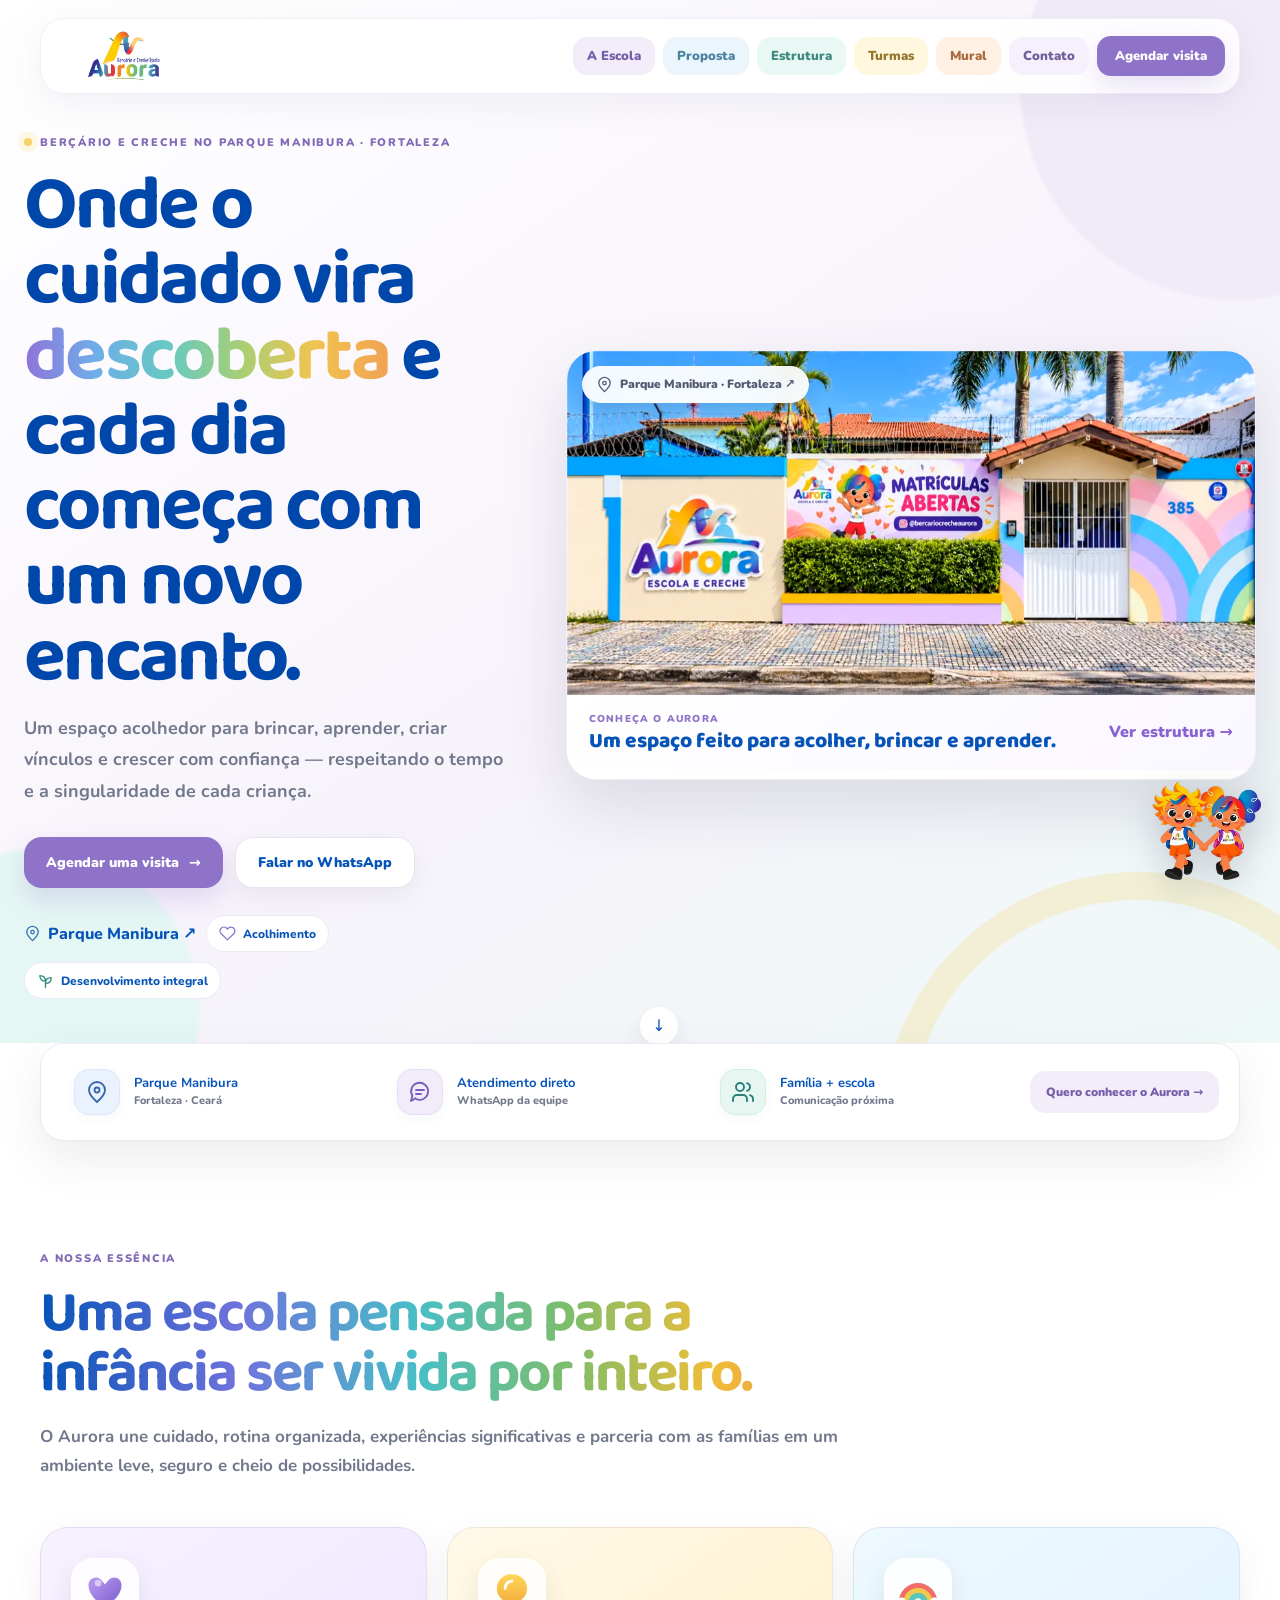
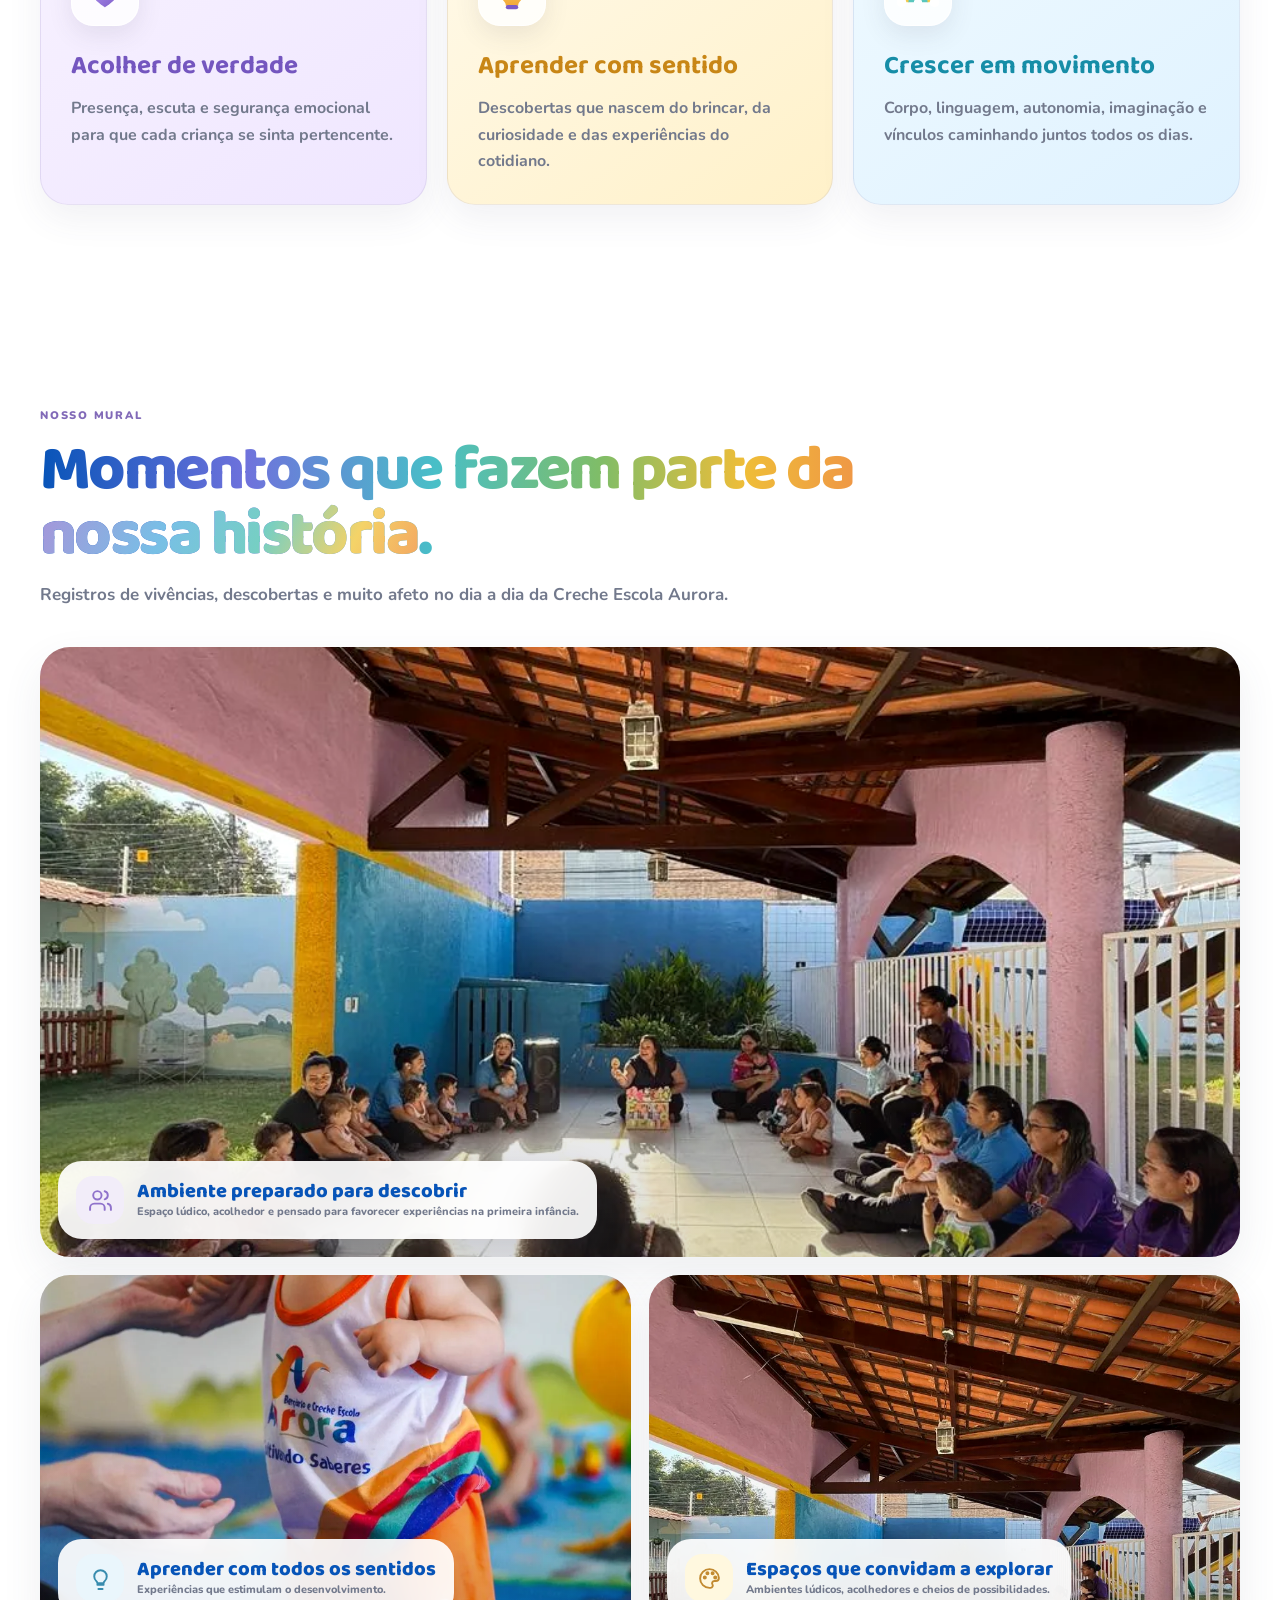
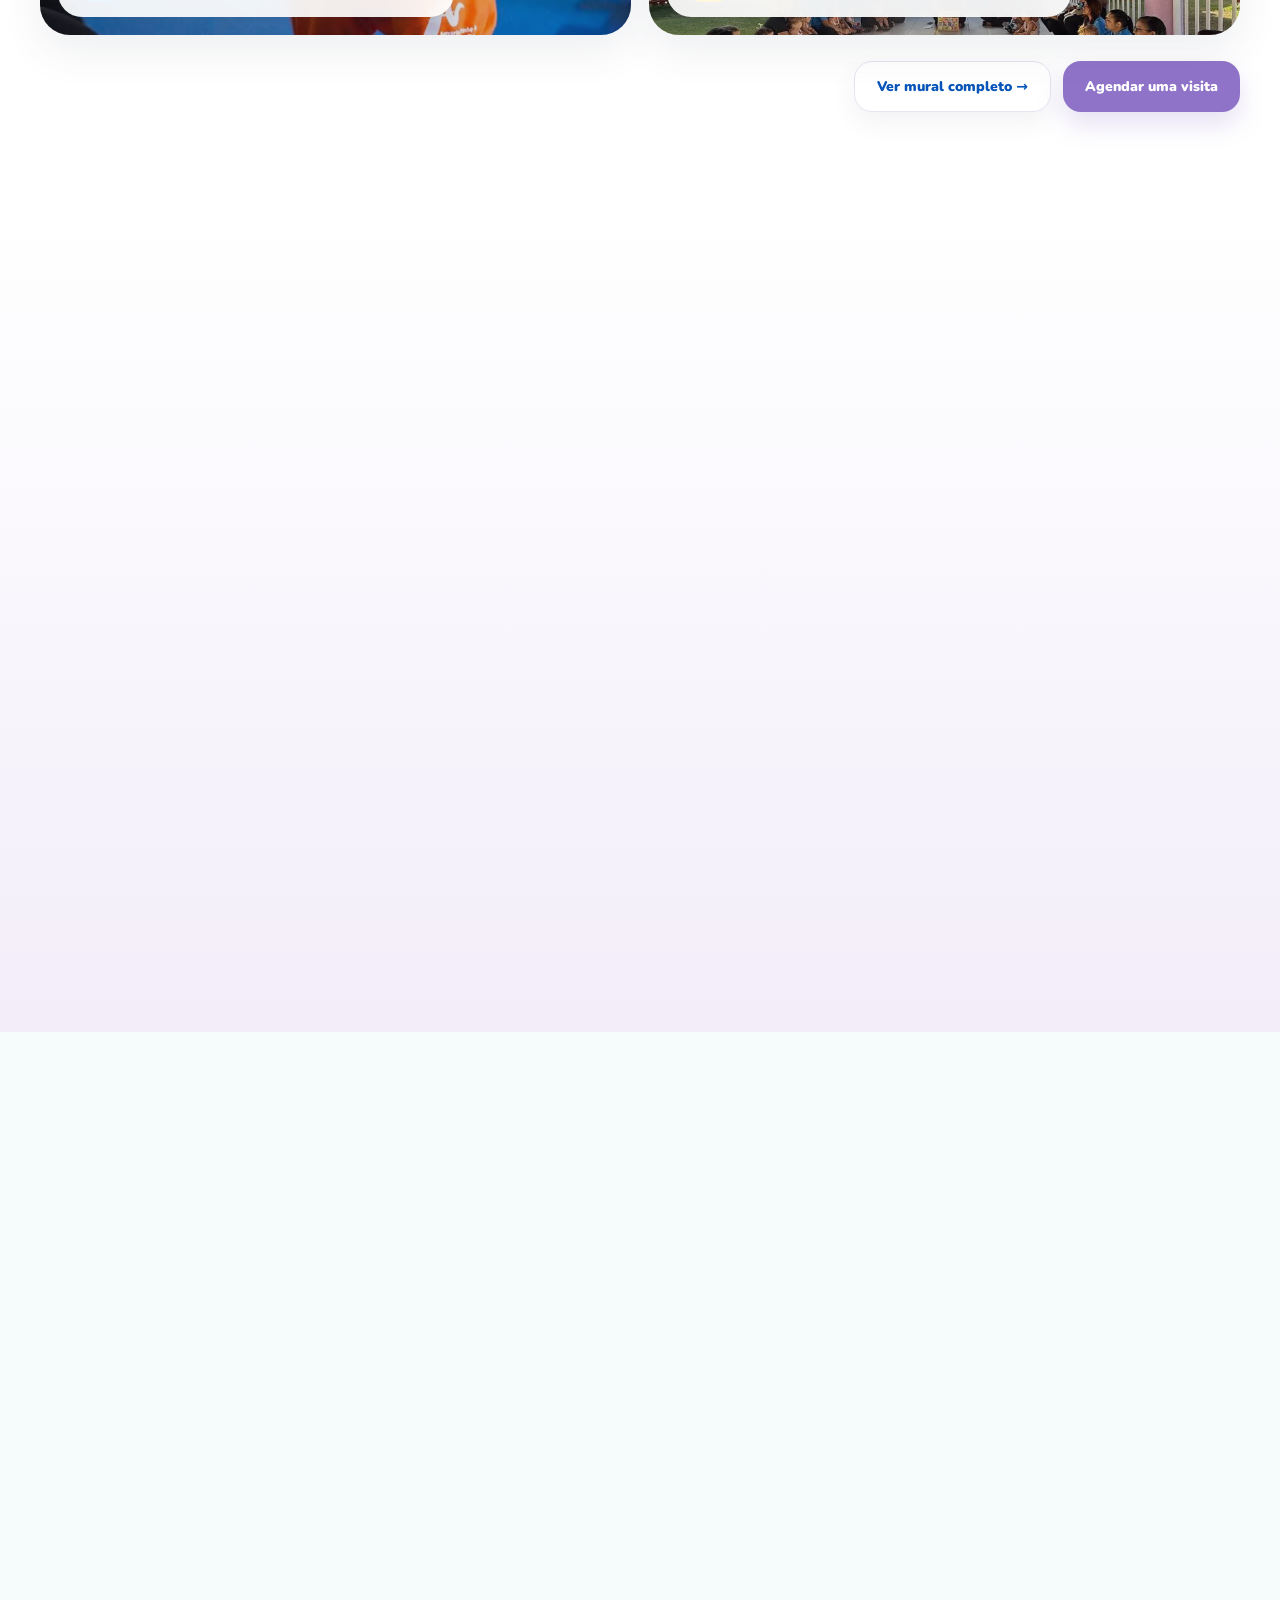
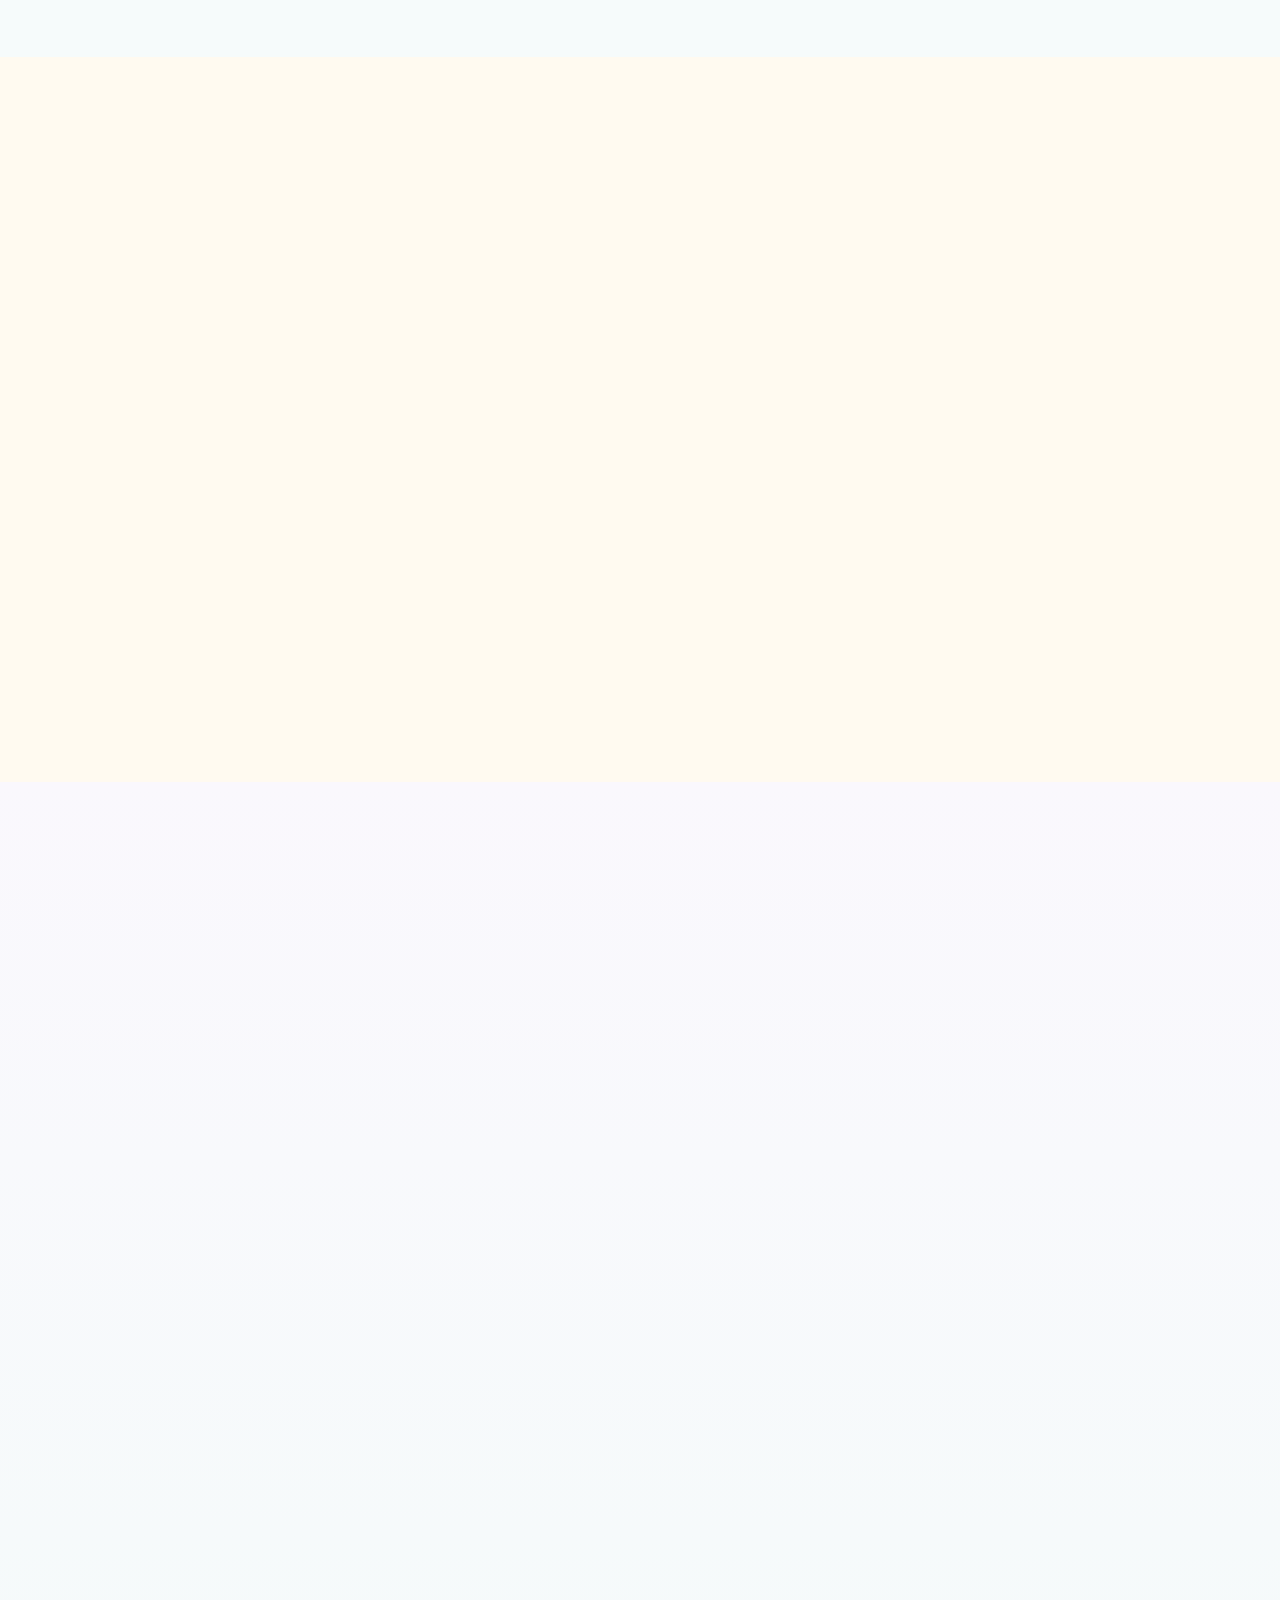
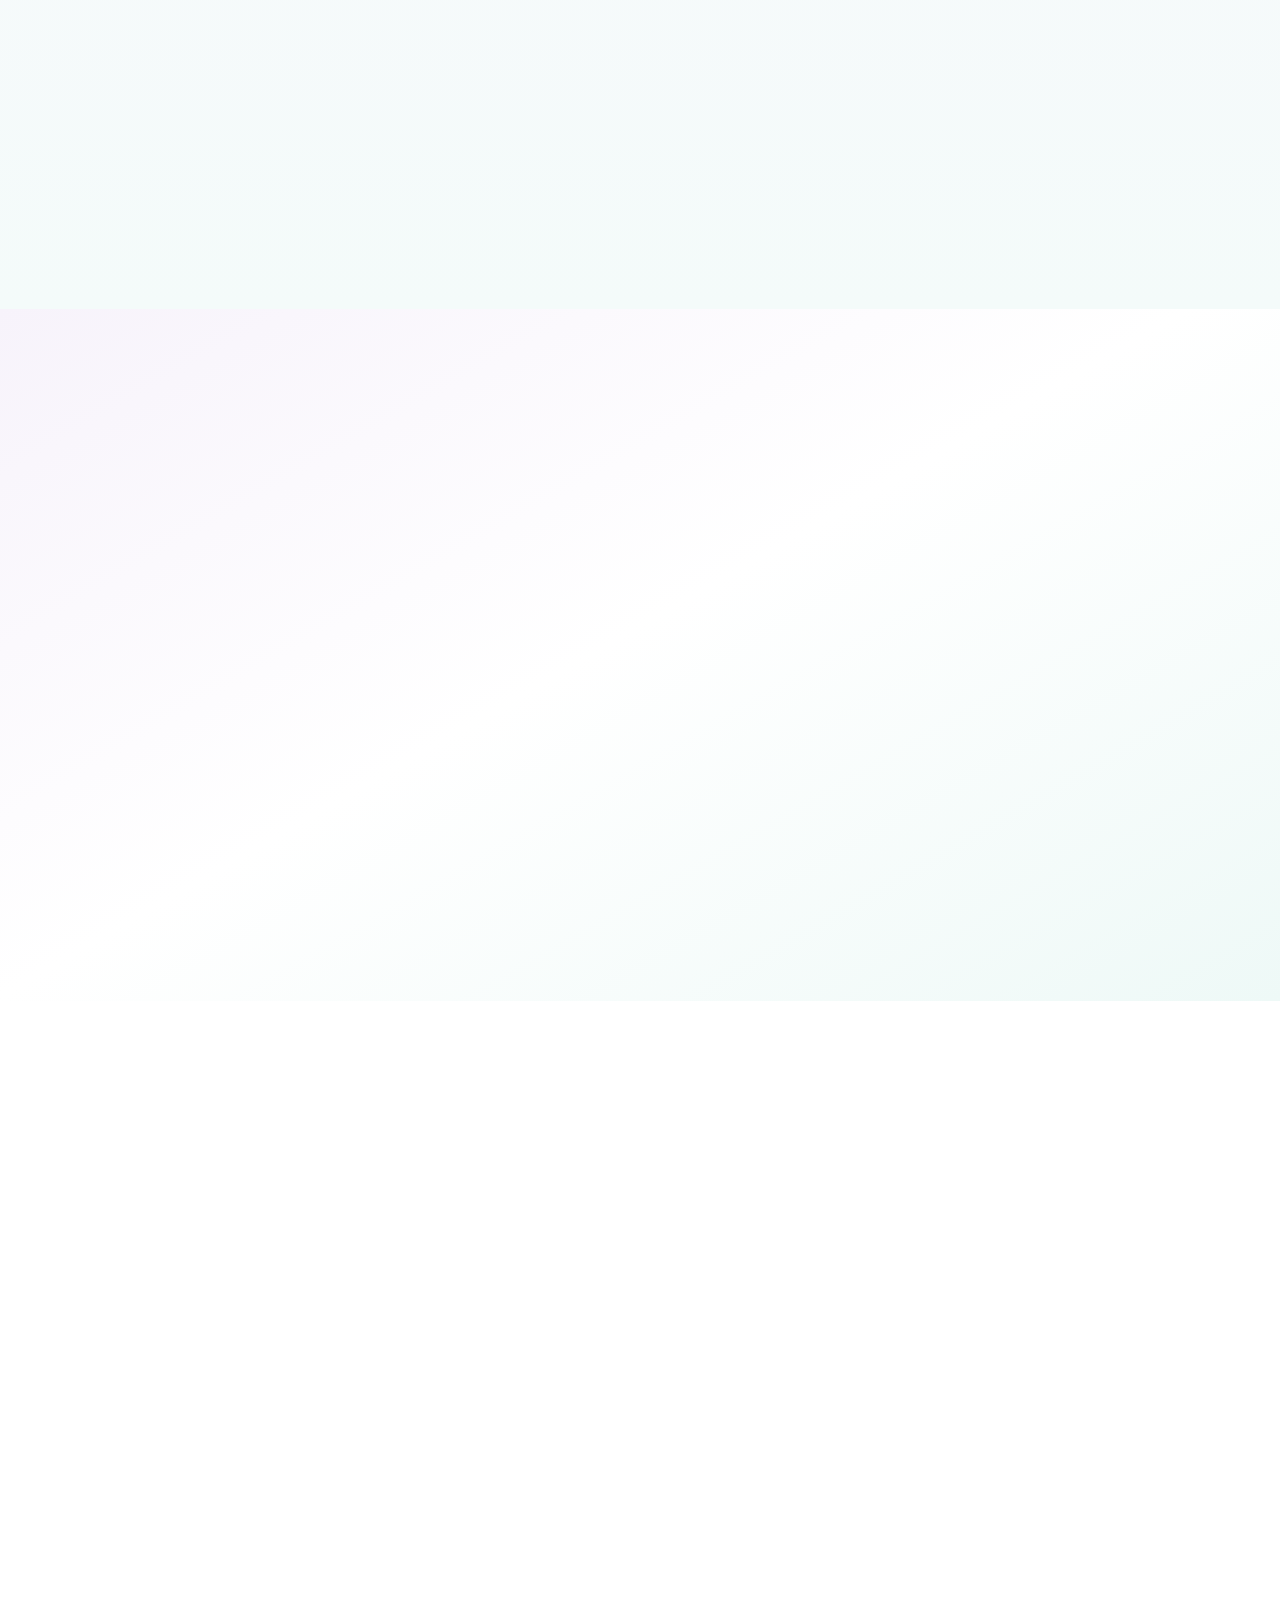
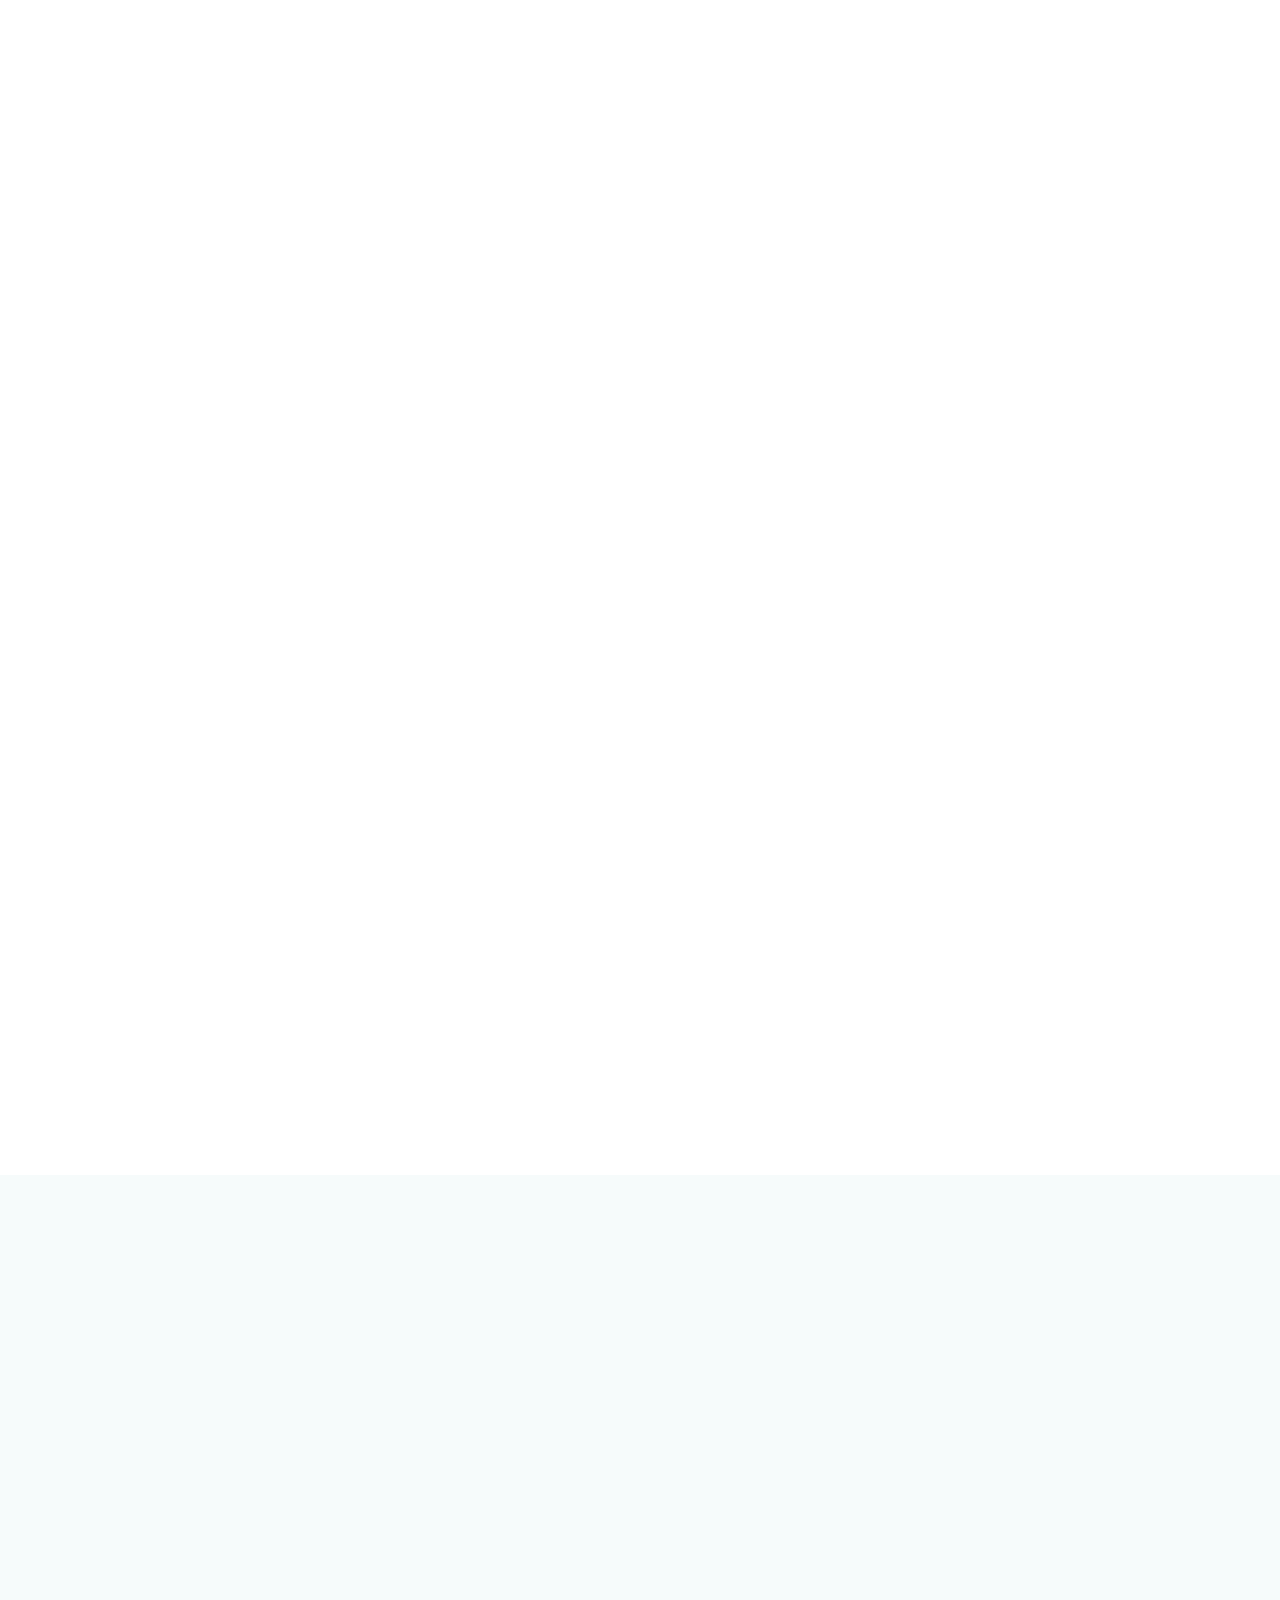
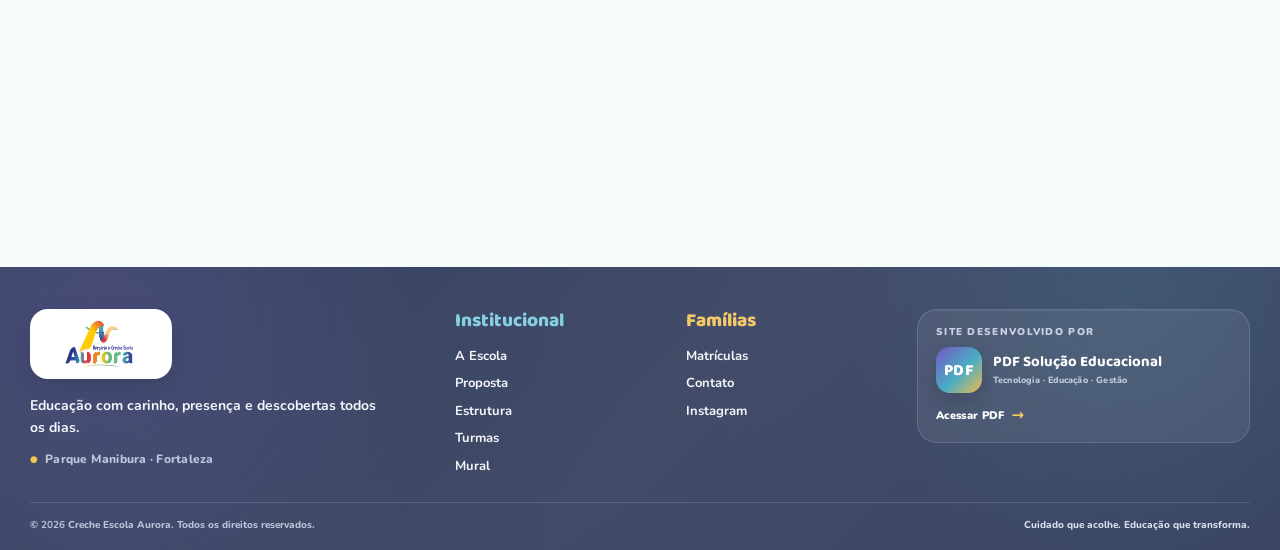
<file: index.html>
<!doctype html>
<html lang="pt-BR">
<head>
  <meta charset="UTF-8">
  <meta name="viewport" content="width=device-width,initial-scale=1">
  <meta name="theme-color" content="#aa91d8">
  <link rel="icon" href="/favicon.png" type="image/png" sizes="96x96">
  <link rel="shortcut icon" href="/favicon.png" type="image/png">
  <link rel="apple-touch-icon" href="/favicon.png" sizes="96x96">
  <link rel="manifest" href="/site.webmanifest">
  <meta name="robots" content="index,follow,max-image-preview:large,max-snippet:-1,max-video-preview:-1">
  <link rel="preload" as="image" href="/assets/mural/aurora-fachada-hero.webp" type="image/webp" fetchpriority="high">
  <meta name="description" content="Berçário e Creche Escola Aurora no Parque Manibura, Fortaleza. Educação Infantil com acolhimento, aprendizagem e desenvolvimento integral. Agende uma visita.">
  <title>Berçário e Creche Escola Aurora | Parque Manibura, Fortaleza</title><link rel="canonical" href="https://crecheescolaaurora.com.br/">
  <meta property="og:title" content="Berçário e Creche Escola Aurora | Fortaleza">
  <meta property="og:description" content="Educação Infantil no Parque Manibura, em Fortaleza, com acolhimento, aprendizagem lúdica e desenvolvimento integral.">
  <meta property="og:type" content="website">
  <meta property="og:url" content="https://crecheescolaaurora.com.br/">
  <meta property="og:locale" content="pt_BR">
  <meta property="og:site_name" content="Berçário e Creche Escola Aurora">
  <meta property="og:image" content="https://crecheescolaaurora.com.br/assets/mural/aurora-fachada-hero.webp">
  <link rel="preconnect" href="https://fonts.googleapis.com">
  <link rel="preconnect" href="https://fonts.gstatic.com" crossorigin>
  <link rel="preload" as="style" href="https://fonts.googleapis.com/css2?family=Baloo+2:wght@600;700;800&family=Nunito:wght@500;600;700;800;900&display=optional">
  <link href="https://fonts.googleapis.com/css2?family=Baloo+2:wght@600;700;800&family=Nunito:wght@500;600;700;800;900&display=optional" rel="stylesheet" media="print" onload="this.media='all'">
  <noscript><link href="https://fonts.googleapis.com/css2?family=Baloo+2:wght@600;700;800&family=Nunito:wght@500;600;700;800;900&display=optional" rel="stylesheet"></noscript>
  <link rel="stylesheet" href="styles.css">
  <link rel="stylesheet" href="aurora-icons.css">
  <script type="application/ld+json">
  {
    "@context":"https://schema.org",
    "@graph":[
      {
        "@type":"WebSite",
        "@id":"https://crecheescolaaurora.com.br/#website",
        "url":"https://crecheescolaaurora.com.br/",
        "name":"Berçário e Creche Escola Aurora",
        "alternateName":"Aurora",
        "inLanguage":"pt-BR"
      },
      {
        "@type":"School",
        "@id":"https://crecheescolaaurora.com.br/#school",
        "name":"Berçário e Creche Escola Aurora",
        "alternateName":"Aurora",
        "url":"https://crecheescolaaurora.com.br/",
        "logo":"https://crecheescolaaurora.com.br/aurora-logo-oficial.webp",
        "image":"https://crecheescolaaurora.com.br/assets/mural/aurora-fachada-hero.webp",
        "description":"Berçário e Creche Escola Aurora no Parque Manibura, em Fortaleza, com acolhimento, aprendizagem e desenvolvimento integral na Educação Infantil.",
        "telephone":"+55 85 9703-1125",
        "foundingDate":"2021-11-06",
        "address":{
          "@type":"PostalAddress",
          "streetAddress":"R. República da Armênia, 930",
          "addressLocality":"Fortaleza",
          "addressRegion":"CE",
          "postalCode":"60821-760",
          "addressCountry":"BR"
        },
        "hasMap":"https://www.google.com/maps/search/?api=1&query=R.%20Rep%C3%BAblica%20da%20Arm%C3%AAnia%2C%20930%2C%20Parque%20Manibura%2C%20Fortaleza%20-%20CE%2C%2060821-760",
        "sameAs":["https://www.instagram.com/bercariocrecheaurora/"]
      }
    ]
  }
  </script>
</head>
<body>
  <!-- Ícones vetoriais institucionais: traços uniformes, sem emojis de sistema -->
  <svg class="aurora-icon-sprite" xmlns="http://www.w3.org/2000/svg" aria-hidden="true" focusable="false">
    <symbol id="aur-icon-map-pin" viewBox="0 0 24 24"><path d="M20 10c0 5-8 12-8 12S4 15 4 10a8 8 0 1 1 16 0Z"/><circle cx="12" cy="10" r="2.5"/></symbol>
    <symbol id="aur-icon-message" viewBox="0 0 24 24"><path d="M7.5 18.2 3 21l1.4-5.2A8.5 8.5 0 1 1 8 19"/><path d="M8 10h8M8 14h5"/></symbol>
    <symbol id="aur-icon-users" viewBox="0 0 24 24"><path d="M16 21v-2a4 4 0 0 0-4-4H6a4 4 0 0 0-4 4v2"/><circle cx="9" cy="7" r="4"/><path d="M22 21v-2a4 4 0 0 0-3-3.87M16 3.13a4 4 0 0 1 0 7.75"/></symbol>
    <symbol id="aur-icon-heart" viewBox="0 0 24 24"><path d="M20.8 4.6a5.5 5.5 0 0 0-7.8 0L12 5.7l-1.1-1.1a5.5 5.5 0 0 0-7.8 7.8L12 21l8.8-8.6a5.5 5.5 0 0 0 0-7.8Z"/></symbol>
    <symbol id="aur-icon-sprout" viewBox="0 0 24 24"><path d="M12 22v-9M12 13C7 13 4 10 4 5c5 0 8 3 8 8ZM12 16c0-5 3-8 8-8 0 5-3 8-8 8Z"/></symbol>
    <symbol id="aur-icon-lightbulb" viewBox="0 0 24 24"><path d="M9 18h6M10 22h4M8 14.5C6.7 13.3 6 11.7 6 10a6 6 0 0 1 12 0c0 1.7-.7 3.3-2 4.5-.6.6-1 1.1-1 2H9c0-.9-.4-1.4-1-2Z"/></symbol>
    <symbol id="aur-icon-palette" viewBox="0 0 24 24"><path d="M12 3a9 9 0 1 0 0 18h1a2.2 2.2 0 0 0 1.8-3.4 2.1 2.1 0 0 1 1.8-3.2H18a3 3 0 0 0 3-3A9 9 0 0 0 12 3Z"/><circle cx="7.5" cy="11" r="1"/><circle cx="10" cy="7" r="1"/><circle cx="15" cy="7" r="1"/><circle cx="17.5" cy="11" r="1"/></symbol>
  </svg>
  <header class="site-header" id="topo">
    <div class="nav-shell">
      <a class="brand-link" href="#inicio" aria-label="Aurora - início">
        <img class="brand-logo" src="aurora-logo-oficial.webp" alt="Berçário e Creche Escola Aurora" width="285" height="212" decoding="async">
      </a>
      <button class="menu-button" aria-label="Abrir menu" aria-expanded="false"><span></span><span></span><span></span></button>
      <nav class="main-nav" aria-label="Menu principal">
        <a href="escola.html">A Escola</a>
        <a href="proposta.html">Proposta</a>
        <a href="estrutura.html">Estrutura</a>
        <a href="turmas.html">Turmas</a>
        <a href="mural.html">Mural</a>
        <a href="contato.html">Contato</a>
        <a class="nav-cta" href="#agendar">Agendar visita</a>
      </nav>
    </div>
  </header>

  <main>
    <section class="hero" id="inicio">
      <div class="hero-decoration orb orb-one"></div>
      <div class="hero-decoration orb orb-two"></div>
      <div class="hero-decoration rainbow-line"></div>
      <div class="hero-shell">
        <div class="hero-copy">
          <span class="eyebrow"><i></i> Berçário e creche no Parque Manibura · Fortaleza</span>
          <h1>Onde o cuidado vira <span>descoberta</span> e cada dia começa com um novo encanto.</h1>
          <p>Um espaço acolhedor para brincar, aprender, criar vínculos e crescer com confiança — respeitando o tempo e a singularidade de cada criança.</p>
          <div class="hero-actions">
            <a class="button button-primary" href="#agendar">Agendar uma visita <span>→</span></a>
            <a class="button button-soft" href="https://wa.me/558597031125?text=Olá!%20Gostaria%20de%20informações%20sobre%20matrículas%20na%20Aurora." target="_blank" rel="noopener">Falar no WhatsApp</a>
          </div>
          <div class="hero-tags">
            <a class="hero-location-tag" href="https://www.google.com/maps/search/?api=1&query=R.%20Rep%C3%BAblica%20da%20Arm%C3%AAnia%2C%20930%2C%20Parque%20Manibura%2C%20Fortaleza%20-%20CE%2C%2060821-760" target="_blank" rel="noopener" aria-label="Abrir localização do Aurora no Google Maps"><svg class="aurora-ui-icon" aria-hidden="true" focusable="false"><use href="#aur-icon-map-pin"></use></svg> Parque Manibura ↗</a>
            <span class="aurora-hero-chip"><svg class="aurora-ui-icon" aria-hidden="true" focusable="false"><use href="#aur-icon-heart"></use></svg> Acolhimento</span>
            <span class="aurora-hero-chip"><svg class="aurora-ui-icon" aria-hidden="true" focusable="false"><use href="#aur-icon-sprout"></use></svg> Desenvolvimento integral</span>
          </div>
        </div>
        <div class="hero-art">
          <div class="hero-facade-card" aria-label="Fachada da Creche Escola Aurora">
            <img src="assets/mural/aurora-fachada-hero.webp" alt="Fachada da Creche Escola Aurora no Parque Manibura" width="1000" height="563" fetchpriority="high" decoding="async" sizes="(max-width: 640px) 100vw, (max-width: 980px) 620px, 56vw">
            <a class="hero-facade-badge" href="https://www.google.com/maps/search/?api=1&query=R.%20Rep%C3%BAblica%20da%20Arm%C3%AAnia%2C%20930%2C%20Parque%20Manibura%2C%20Fortaleza%20-%20CE%2C%2060821-760" target="_blank" rel="noopener" aria-label="Abrir localização do Aurora no Google Maps"><svg class="aurora-ui-icon" aria-hidden="true" focusable="false"><use href="#aur-icon-map-pin"></use></svg> Parque Manibura · Fortaleza ↗</a>
            <div class="hero-facade-caption">
              <div><small>CONHEÇA O AURORA</small><strong>Um espaço feito para acolher, brincar e aprender.</strong></div>
              <a class="hero-structure-link" href="estrutura.html">Ver estrutura →</a>
            </div>
          </div>
        </div>
      </div>
      <a class="scroll-hint" href="#aurora" aria-label="Ir para a próxima seção">↓</a>
    </section>

    <section class="trust-strip" aria-label="Informações rápidas">
      <div class="trust-shell">
        <div><span class="aurora-trust-icon aurora-trust-icon--location"><svg class="aurora-ui-icon" aria-hidden="true" focusable="false"><use href="#aur-icon-map-pin"></use></svg></span><p><strong>Parque Manibura</strong><small>Fortaleza · Ceará</small></p></div>
        <div><span class="aurora-trust-icon aurora-trust-icon--message"><svg class="aurora-ui-icon" aria-hidden="true" focusable="false"><use href="#aur-icon-message"></use></svg></span><p><strong>Atendimento direto</strong><small>WhatsApp da equipe</small></p></div>
        <div><span class="aurora-trust-icon aurora-trust-icon--family"><svg class="aurora-ui-icon" aria-hidden="true" focusable="false"><use href="#aur-icon-users"></use></svg></span><p><strong>Família + escola</strong><small>Comunicação próxima</small></p></div>
        <a href="#agendar">Quero conhecer o Aurora →</a>
      </div>
    </section>

    <section class="section section-light" id="aurora">
      <div class="section-shell">
        <div class="section-heading reveal">
          <span class="section-kicker">A NOSSA ESSÊNCIA</span>
          <h2>Uma escola pensada para a infância ser vivida por inteiro.</h2>
          <p>O Aurora une cuidado, rotina organizada, experiências significativas e parceria com as famílias em um ambiente leve, seguro e cheio de possibilidades.</p>
        </div>
        <div class="value-grid">
          <article class="value-card reveal"><span class="icon lilac"><img src="assets/icons/heart.svg" alt="" aria-hidden="true" loading="lazy" decoding="async"></span><h3>Acolher de verdade</h3><p>Presença, escuta e segurança emocional para que cada criança se sinta pertencente.</p></article>
          <article class="value-card reveal" data-delay="70"><span class="icon yellow"><img src="assets/icons/bulb.svg" alt="" aria-hidden="true" loading="lazy" decoding="async"></span><h3>Aprender com sentido</h3><p>Descobertas que nascem do brincar, da curiosidade e das experiências do cotidiano.</p></article>
          <article class="value-card reveal" data-delay="140"><span class="icon blue"><img src="assets/icons/rainbow.svg" alt="" aria-hidden="true" loading="lazy" decoding="async"></span><h3>Crescer em movimento</h3><p>Corpo, linguagem, autonomia, imaginação e vínculos caminhando juntos todos os dias.</p></article>
        </div>
      </div>
    </section>

    <section class="section proof-gallery mural-home" id="galeria">
      <div class="section-shell">
        <div class="mural-home-heading reveal">
          <span class="section-kicker">NOSSO MURAL</span>
          <h2>Momentos que fazem parte da <span>nossa história</span>.</h2>
          <p>Registros de vivências, descobertas e muito afeto no dia a dia da Creche Escola Aurora.</p>
        </div>

        <div class="mural-home-grid">
          <a class="mural-home-card featured reveal" href="mural.html" aria-label="Ver Mural Aurora">
            <img src="assets/mural/aurora-vivencias-em-grupo.webp" alt="Ambiente pedagógico da Creche Escola Aurora com criança em atividade sensorial" loading="lazy" decoding="async">
            <div class="mural-home-caption">
              <span class="caption-icon lilac"><svg class="aurora-ui-icon" aria-hidden="true" focusable="false"><use href="#aur-icon-users"></use></svg></span>
              <div><b>Ambiente preparado para descobrir</b><small>Espaço lúdico, acolhedor e pensado para favorecer experiências na primeira infância.</small></div>
            </div>
          </a>
          <a class="mural-home-card reveal" data-delay="60" href="mural.html" aria-label="Ver atividades no Mural Aurora">
            <img src="assets/mural/aurora-primeiros-passos-real.webp" alt="Atividade pedagógica sensorial na Creche Escola Aurora" loading="lazy" decoding="async">
            <div class="mural-home-caption compact">
              <span class="caption-icon blue"><svg class="aurora-ui-icon" aria-hidden="true" focusable="false"><use href="#aur-icon-lightbulb"></use></svg></span>
              <div><b>Aprender com todos os sentidos</b><small>Experiências que estimulam o desenvolvimento.</small></div>
            </div>
          </a>
          <a class="mural-home-card reveal" data-delay="120" href="mural.html" aria-label="Ver espaços no Mural Aurora">
            <img src="assets/mural/aurora-vivencias-em-grupo.webp" alt="Espaço pedagógico da Creche Escola Aurora" loading="lazy" decoding="async">
            <div class="mural-home-caption compact">
              <span class="caption-icon yellow"><svg class="aurora-ui-icon" aria-hidden="true" focusable="false"><use href="#aur-icon-palette"></use></svg></span>
              <div><b>Espaços que convidam a explorar</b><small>Ambientes lúdicos, acolhedores e cheios de possibilidades.</small></div>
            </div>
          </a>
        </div>

        <div class="mural-home-actions reveal">
          <a class="button button-soft" href="mural.html">Ver mural completo →</a>
          <a class="button button-primary" href="#agendar">Agendar uma visita</a>
        </div>
      </div>
    </section>

    <section class="section audience-section">
      <div class="section-shell">
        <div class="section-heading reveal">
          <span class="section-kicker">PARA CADA FASE</span>
          <h2>Uma experiência pensada para acompanhar a primeira infância.</h2>
          <p>A equipe orienta a família sobre a turma, o período e a rotina mais adequados de acordo com a idade e a disponibilidade da escola.</p>
        </div>
        <div class="audience-grid">
          <a class="audience-card reveal" href="turmas.html">
            <span class="audience-icon"><img src="assets/icons/bottle.svg" alt="" aria-hidden="true" loading="lazy" decoding="async"></span><small>PRIMEIROS PASSOS</small><h3>Berçário</h3><p>Cuidado, vínculo, estímulos e descobertas em uma rotina acolhedora.</p><b>Conhecer esta etapa →</b>
          </a>
          <a class="audience-card reveal" data-delay="70" href="turmas.html">
            <span class="audience-icon"><img src="assets/icons/backpack.svg" alt="" aria-hidden="true" loading="lazy" decoding="async"></span><small>NOVAS DESCOBERTAS</small><h3>Educação Infantil</h3><p>Brincadeira, linguagem, autonomia, convivência e experiências significativas.</p><b>Conhecer esta etapa →</b>
          </a>
          <a class="audience-card reveal" data-delay="140" href="#agendar">
            <span class="audience-icon"><img src="assets/icons/clock.svg" alt="" aria-hidden="true" loading="lazy" decoding="async"></span><small>ROTINA DA FAMÍLIA</small><h3>Períodos e atendimento</h3><p>Consulte a equipe sobre opções disponíveis para a necessidade da sua família.</p><b>Consultar disponibilidade →</b>
          </a>
        </div>
      </div>
    </section>

    <section class="section routine-section">
      <div class="section-shell routine-layout">
        <div class="section-heading reveal">
          <span class="section-kicker">UM DIA COM SENTIDO</span>
          <h2>Na primeira infância, cada momento também educa.</h2>
          <p>A rotina combina cuidado, interação, exploração e experiências pedagógicas. Na visita, a equipe apresenta como esses momentos acontecem em cada turma.</p>
          <a class="button button-soft" href="proposta.html">Conhecer a proposta pedagógica →</a>
        </div>
        <div class="routine-timeline reveal" data-delay="100">
          <article><span>01</span><div><b>Acolher</b><p>Chegada, vínculo e transição para o ambiente escolar.</p></div></article>
          <article><span>02</span><div><b>Explorar</b><p>Brincadeiras, linguagens, movimento e investigação.</p></div></article>
          <article><span>03</span><div><b>Cuidar</b><p>Momentos cotidianos vividos com atenção e respeito à criança.</p></div></article>
          <article><span>04</span><div><b>Conviver</b><p>Interações que fortalecem autonomia, respeito e pertencimento.</p></div></article>
        </div>
      </div>
    </section>

    <section class="section conversion-journey">
      <div class="section-shell">
        <div class="section-heading reveal">
          <span class="section-kicker">SEM COMPLICAÇÃO</span>
          <h2>Da primeira conversa à visita em três passos.</h2>
          <p>O site precisa facilitar a decisão da família. Por isso, o caminho para conhecer o Aurora é simples, claro e direto.</p>
        </div>
        <div class="journey-grid">
          <article class="journey-card reveal"><b>01</b><span class="journey-icon"><img src="assets/icons/chat.svg" alt="" aria-hidden="true" loading="lazy" decoding="async"></span><h3>Conte o que procura</h3><p>Informe a idade da criança e o período de interesse.</p></article>
          <article class="journey-card reveal" data-delay="60"><b>02</b><span class="journey-icon"><img src="assets/icons/calendar.svg" alt="" aria-hidden="true" loading="lazy" decoding="async"></span><h3>Agende sua visita</h3><p>A equipe combina com você o melhor momento para conhecer a escola.</p></article>
          <article class="journey-card reveal" data-delay="120"><b>03</b><span class="journey-icon"><img src="assets/icons/house-heart.svg" alt="" aria-hidden="true" loading="lazy" decoding="async"></span><h3>Conheça de perto</h3><p>Veja os espaços, entenda a proposta e converse sobre a rotina da criança.</p></article>
        </div>
      </div>
    </section>

    <section class="section section-pastel" id="experiencias">
      <div class="section-shell split-title">
        <div class="section-heading reveal">
          <span class="section-kicker">VIVER O AURORA</span>
          <h2>Experiências que deixam lembranças e constroem aprendizagens.</h2>
        </div>
        <p class="side-copy reveal">A rotina infantil ganha cor quando há intenção pedagógica, afeto e espaço para a criança experimentar o mundo com todos os sentidos.</p>
      </div>
      <div class="section-shell experience-grid">
        <article class="experience-card large reveal"><div class="experience-photo"><img src="assets/mural/aurora-contacao-historias.webp" alt="Vivência de leitura, arte e imaginação no Aurora" loading="lazy" decoding="async"><div class="experience-icon"><img src="assets/icons/palette.svg" alt="" aria-hidden="true" loading="lazy" decoding="async"></div></div><span>CRIAÇÃO</span><h3>Arte, expressão e imaginação</h3><p>Atividades que convidam a criar, experimentar materiais e transformar ideias em novas descobertas.</p></article>
        <article class="experience-card reveal" data-delay="60"><div class="experience-icon"><img src="assets/icons/books.svg" alt="" aria-hidden="true" loading="lazy" decoding="async"></div><span>LINGUAGEM</span><h3>Histórias que encantam</h3><p>Leitura, oralidade e brincadeiras com palavras desde cedo.</p></article>
        <article class="experience-card reveal" data-delay="120"><div class="experience-icon"><img src="assets/icons/motion.svg" alt="" aria-hidden="true" loading="lazy" decoding="async"></div><span>MOVIMENTO</span><h3>Corpo em ação</h3><p>Movimento, coordenação e autonomia em vivências divertidas.</p></article>
        <article class="experience-card reveal" data-delay="180"><div class="experience-icon"><img src="assets/icons/leaf.svg" alt="" aria-hidden="true" loading="lazy" decoding="async"></div><span>DESCOBERTA</span><h3>Explorar o mundo</h3><p>Curiosidade, natureza, investigação e experiências do cotidiano.</p></article>
        <article class="experience-card reveal" data-delay="240"><div class="experience-icon"><img src="assets/icons/puzzle.svg" alt="" aria-hidden="true" loading="lazy" decoding="async"></div><span>CONVIVÊNCIA</span><h3>Aprender junto</h3><p>Interações que fortalecem vínculos, respeito e colaboração.</p></article>
      </div>
    </section>

    <section class="section lead-section" id="agendar">
      <div class="section-shell lead-layout">
        <div class="lead-copy reveal">
          <span class="section-kicker">AGENDE UMA VISITA</span>
          <h2>Conhecer pessoalmente ajuda a família a decidir com tranquilidade.</h2>
          <p>Preencha só o essencial. Ao enviar, abriremos o WhatsApp da equipe Aurora com as informações prontas para iniciar o atendimento.</p>
          <ul>
            <li>✓ Atendimento direto com a escola</li>
            <li>✓ Sem formulário longo</li>
            <li>✓ Você escolhe o melhor período de interesse</li>
          </ul>
        </div>
        <form class="lead-form reveal" data-delay="100" data-form-source="Home">
          <div class="form-heading"><span class="aurora-form-icon"><img src="assets/icons/rainbow.svg" alt="" aria-hidden="true" width="30" height="30"></span><div><strong>Quero conhecer o Aurora</strong><small>Leva menos de 1 minuto.</small></div></div>
          <label>Nome do responsável<input name="responsavel" autocomplete="name" required placeholder="Como podemos chamar você?"></label>
          <label>Nome da criança<input name="crianca" autocomplete="off" placeholder="Opcional"></label>
          <div class="form-grid">
            <label>Idade da criança<input name="idade" required placeholder="Ex.: 2 anos"></label>
            <label>Período de interesse<select name="periodo" required><option value="">Selecione</option><option>Manhã</option><option>Tarde</option><option>Integral</option><option>Ainda não sei</option></select></label>
          </div>
          <button class="button button-primary form-submit" type="submit">Agendar pelo WhatsApp →</button>
          <small class="form-note">Você será direcionado ao WhatsApp da equipe. Nenhum dado é publicado no site.</small>
        </form>
      </div>
    </section>

    <section class="section section-white" id="familias">
      <div class="section-shell family-panel reveal">
        <div>
          <span class="section-kicker">ESCOLA + FAMÍLIA</span>
          <h2>Uma parceria próxima faz toda diferença.</h2>
          <p>A família acompanha, participa e encontra canais diretos com a equipe. Comunicação simples, acolhedora e organizada para ninguém ficar perdido no caminho.</p>
          <div class="contact-row">
            <a href="https://wa.me/558597030585" target="_blank" rel="noopener"><b>Coordenação Geral</b><small>Beatriz Silveira · (85) 9703-0585</small></a>
            <a href="https://wa.me/558597030629" target="_blank" rel="noopener"><b>Coordenação S.I.A</b><small>Rebeca Teixeira · (85) 9703-0629</small></a>
            <a href="https://wa.me/558597031125" target="_blank" rel="noopener"><b>Financeiro / Matrículas</b><small>(85) 9703-1125</small></a>
          </div>
        </div>
        <div class="family-visual">
          <figure class="family-photo-card">
            <img src="/assets/mural/aurora-bebe-familia.webp?v=20261007-1827" alt="Bebê da Creche Escola Aurora em momento de descoberta e brincadeira" loading="eager" fetchpriority="high">
            <figcaption><span class="aurora-family-icon"><svg class="aurora-ui-icon" aria-hidden="true" focusable="false"><use href="#aur-icon-heart"></use></svg></span><strong>Brincar, aprender e crescer juntos!</strong></figcaption>
          </figure>
          <span class="mini-star one">★</span><span class="mini-star two">✦</span>
        </div>
      </div>
    </section>

    <section class="section visit-section">
      <div class="section-shell visit-card reveal">
        <div>
          <span class="section-kicker light">MATRÍCULAS</span>
          <h2>Venha sentir de perto o jeito Aurora de acolher.</h2>
          <p>Agende uma conversa com a equipe e conheça os espaços, a proposta e a rotina da escola.</p>
        </div>
        <a class="button button-white" href="https://wa.me/558597031125?text=Olá!%20Quero%20agendar%20uma%20visita%20à%20Creche%20Escola%20Aurora." target="_blank" rel="noopener">Agendar uma visita →</a>
      </div>
    </section>

    <section class="section faq-section">
      <div class="section-shell faq-layout">
        <div class="section-heading reveal">
          <span class="section-kicker">DÚVIDAS DE QUEM ESTÁ CONHECENDO</span>
          <h2>Informação clara também transmite confiança.</h2>
          <p>Algumas respostas rápidas antes de você conversar com a nossa equipe.</p>
        </div>
        <div class="faq-list reveal" data-delay="80">
          <details><summary>Como faço para agendar uma visita?<span>+</span></summary><p>Preencha o formulário desta página ou fale diretamente com o WhatsApp de Matrículas. A equipe combina o melhor momento com você.</p></details>
          <details><summary>Onde fica a Creche Escola Aurora?<span>+</span></summary><p>Na R. República da Armênia, 930, Parque Manibura, Fortaleza — CE, CEP 60821-760.</p></details>
          <details><summary>Com quem falo sobre matrícula?<span>+</span></summary><p>O atendimento de Financeiro e Matrículas é feito pelo WhatsApp (85) 9703-1125.</p></details>
          <details><summary>Posso conhecer a proposta e a rotina antes de decidir?<span>+</span></summary><p>Sim. A visita é o momento para conhecer os espaços, entender a proposta da escola e conversar com a equipe sobre a rotina da criança.</p></details>
        </div>
      </div>
    </section>

    <section class="section section-location" id="localizacao">
      <div class="section-shell location-grid">
        <div class="section-heading reveal">
          <span class="section-kicker">ONDE ESTAMOS</span>
          <h2>O Aurora pertinho da sua família.</h2>
          <p>R. República da Armênia, 930<br>Parque Manibura · Fortaleza — CE<br>CEP 60821-760</p>
          <div class="location-actions">
            <a class="button button-primary" href="https://www.google.com/maps/dir/?api=1&destination=R.%20Rep%C3%BAblica%20da%20Arm%C3%AAnia%2C%20930%20-%20Parque%20Manibura%2C%20Fortaleza%20-%20CE%2C%2060821-760" target="_blank" rel="noopener">Traçar rota</a>
            <a class="text-link" href="https://www.instagram.com/bercariocrecheaurora/" target="_blank" rel="noopener">@bercariocrecheaurora ↗</a>
          </div>
        </div>
        <div class="map-card reveal" data-delay="100">
          <div class="map-art">
            <span class="map-road road-one"></span><span class="map-road road-two"></span><span class="map-road road-three"></span>
            <div class="pin"><span class="aurora-map-icon"><svg class="aurora-ui-icon" aria-hidden="true" focusable="false"><use href="#aur-icon-map-pin"></use></svg></span><strong>Aurora</strong></div>
          </div>
          <small>Parque Manibura · Fortaleza</small>
        </div>
      </div>
    </section>
  </main>

  <footer class="site-footer">
    <div class="footer-shell">
      <div class="footer-brand">
        <img class="footer-brand-logo" src="aurora-logo-oficial.webp" alt="Berçário e Creche Escola Aurora" width="285" height="212" loading="lazy" decoding="async">
        <p>Educação com carinho, presença e descobertas todos os dias.</p>
        <span class="footer-place">Parque Manibura · Fortaleza</span>
      </div>

      <div class="footer-links">
        <strong>Institucional</strong>
        <a href="escola.html">A Escola</a>
        <a href="proposta.html">Proposta</a>
        <a href="estrutura.html">Estrutura</a>
        <a href="turmas.html">Turmas</a>
        <a href="mural.html">Mural</a>
      </div>

      <div class="footer-links">
        <strong>Famílias</strong>
        <a href="matriculas.html">Matrículas</a>
        <a href="contato.html">Contato</a>
        <a href="https://www.instagram.com/bercariocrecheaurora/" target="_blank" rel="noopener">Instagram</a>
      </div>

      <a class="footer-developer" href="https://wa.me/5585984161882?text=Ol%C3%A1!%20Conheci%20a%20PDF%20Solu%C3%A7%C3%A3o%20Educacional%20pelo%20site%20da%20Creche%20Escola%20Aurora." target="_blank" rel="noopener" aria-label="Acessar PDF Solução Educacional pelo WhatsApp">
        <span class="developer-kicker">Site desenvolvido por</span>
        <span class="developer-mark">
          <span class="developer-monogram">PDF</span>
          <span class="developer-copy">
            <strong>PDF Solução Educacional</strong>
            <small>Tecnologia · Educação · Gestão</small>
          </span>
        </span>
        <span class="developer-access">Acessar PDF <b>→</b></span>
      </a>
    </div>

    <div class="footer-bottom">
      <span>© <b id="year"></b> Creche Escola Aurora. Todos os direitos reservados.</span>
      <span class="footer-signature">Cuidado que acolhe. Educação que transforma.</span>
    </div>
  </footer>

  <a class="mobile-visit-cta" href="#agendar"><span class="aurora-cta-icon"><img src="assets/icons/rainbow.svg" alt="" aria-hidden="true" width="30" height="30"></span><strong>Agendar uma visita</strong><small>Conheça o Aurora</small></a>
  <a class="aurora-whatsapp-mascot" href="https://wa.me/558597031125?text=Olá!%20Quero%20mais%20informações%20sobre%20a%20Creche%20Escola%20Aurora." target="_blank" rel="noopener" aria-label="Falar com o Aurora no WhatsApp"><img src="aurora-mascotes-whatsapp.webp" alt="Mascotes Aurora — falar no WhatsApp" width="220" height="200" loading="lazy" decoding="async"></a>
  <script src="app.js" defer></script>
</body>
</html>
</file>
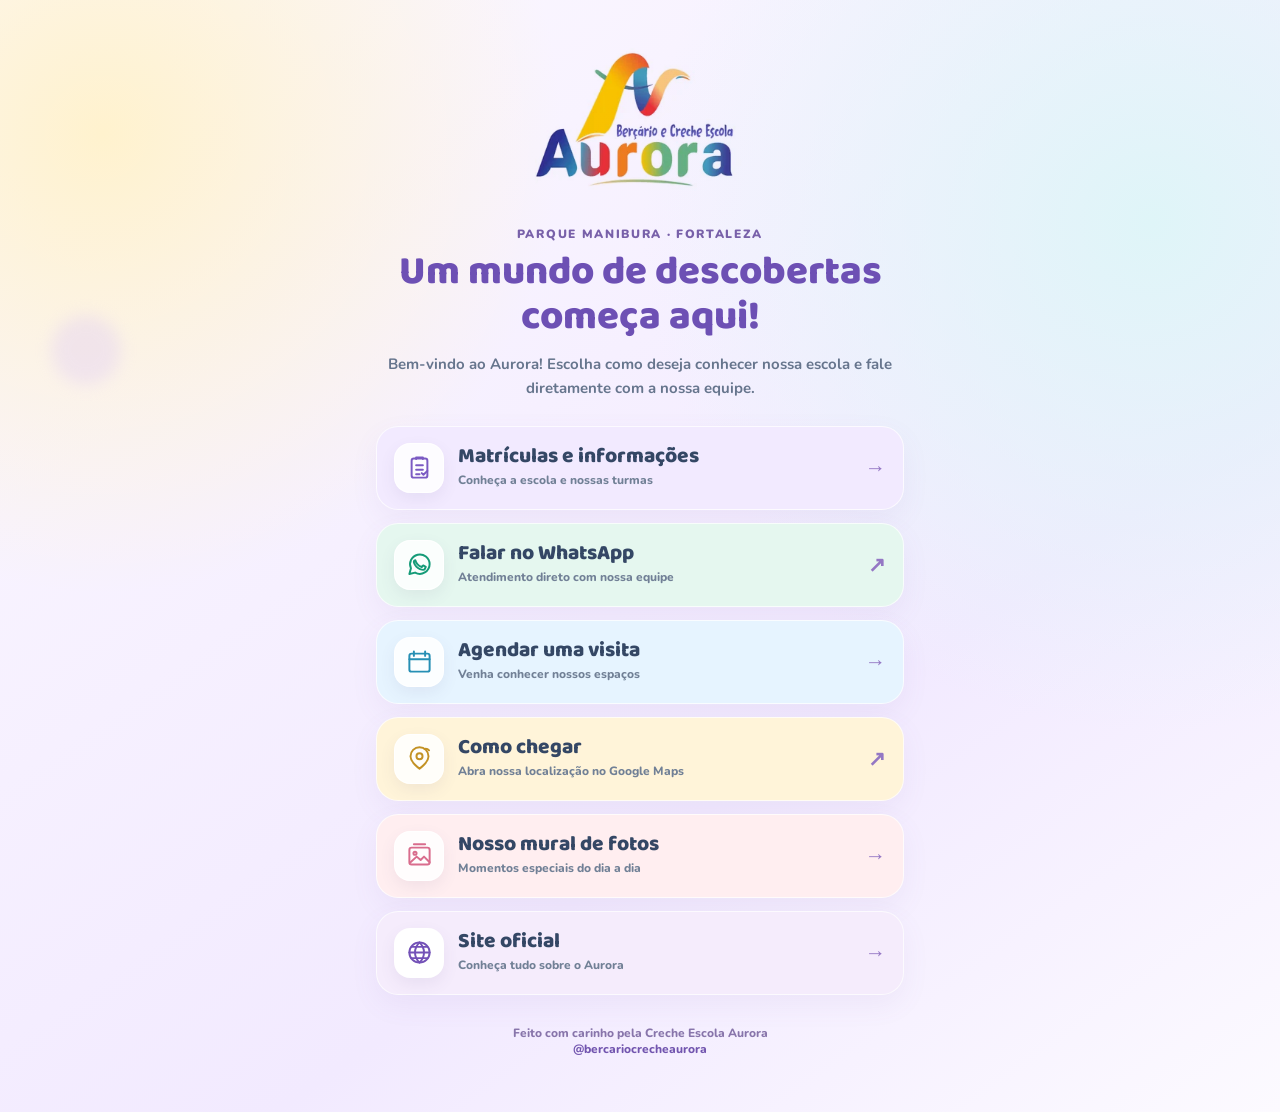
<file: bio.html>
<!doctype html>
<html lang="pt-BR">
<head>
<meta charset="UTF-8"><meta name="viewport" content="width=device-width,initial-scale=1">
<meta name="theme-color" content="#9674d1">
<meta name="description" content="Links oficiais da Creche Escola Aurora em Fortaleza: matrículas, WhatsApp, visita, localização, mural e Instagram.">
<title>Links oficiais | Creche Escola Aurora</title>
<link rel="icon" href="/favicon.svg" type="image/svg+xml">
<link rel="canonical" href="https://bio.crecheescolaaurora.com.br/">
<link rel="preconnect" href="https://fonts.googleapis.com"><link rel="preconnect" href="https://fonts.gstatic.com" crossorigin>
<link href="https://fonts.googleapis.com/css2?family=Baloo+2:wght@600;700;800&family=Nunito:wght@500;600;700;800;900&display=swap" rel="stylesheet">
<style>
:root{font-family:Nunito,sans-serif;color:#344765}*{box-sizing:border-box}body{margin:0;background:radial-gradient(circle at 8% 12%,#fff2ce 0,transparent 30%),radial-gradient(circle at 90% 20%,#dff5f8 0,transparent 35%),linear-gradient(145deg,#fcf9ff,#f2eaff 65%,#fcfaff);min-height:100vh}main{max-width:570px;margin:auto;padding:42px 21px 55px;text-align:center}.logo{width:min(210px,60vw);height:auto;object-fit:contain;mix-blend-mode:multiply}.kicker{font-size:12px;color:#7860a9;font-weight:900;letter-spacing:.14em;text-transform:uppercase;margin:22px 0 8px}h1{font:800 clamp(29px,7vw,40px)/1.12 'Baloo 2',sans-serif;color:#6d50b4;margin:0 0 12px}p{font-size:15px;line-height:1.6;color:#66758d;font-weight:700;margin:0 0 26px}.links{display:grid;gap:13px}.link{display:flex;align-items:center;gap:14px;text-align:left;padding:16px 17px;border:1px solid #ffffffbf;border-radius:22px;text-decoration:none;color:#344765;background:#fff;box-shadow:0 10px 28px #7969ad12;transition:transform .2s,box-shadow .2s}.link:hover,.link:focus-visible{transform:translateY(-3px);box-shadow:0 14px 30px #7969ad29}.link:nth-child(1){background:#f2eaff}.link:nth-child(2){background:#e5f7ef}.link:nth-child(3){background:#e6f4ff}.link:nth-child(4){background:#fff4d9}.link:nth-child(5){background:#ffeef0}.link:nth-child(6){background:#f5ecfc}.icon{display:grid;place-items:center;width:47px;height:47px;flex:none;background:#ffffffd9;border-radius:16px;font-size:24px}.copy{flex:1;min-width:0}.copy strong{display:block;font:800 21px/1.1 'Baloo 2',sans-serif}.copy small{font-size:12px;font-weight:800;color:#718096;line-height:1.45}.arrow{font-size:23px;color:#9477c4;font-weight:900}.footer{margin-top:30px;font-size:12px;font-weight:800;color:#8875ab}.footer a{color:#7255af;text-decoration:none}.bubble{position:absolute;width:70px;height:70px;z-index:-1;border-radius:50%;background:#ddc9f6;filter:blur(8px);opacity:.35;top:35%;left:4%}@media(max-width:390px){.link{padding:13px}.copy strong{font-size:19px}}
.icon{width:50px;height:50px;border:1px solid #ffffffdc;border-radius:17px;box-shadow:0 5px 13px rgba(75,65,125,.06);color:#7355bf}.icon svg{display:block;width:25px;height:25px}.icon-1{color:#8664c7}.icon-2{color:#159b78}.icon-3{color:#268fb4}.icon-4{color:#c39224}.icon-5{color:#dc7893}.icon-6{color:#8165b7}.arrow{display:grid;place-items:center;font-size:21px;font-family:Nunito,sans-serif}@media (prefers-reduced-motion:reduce){.link{transition:none}}
.icon{border-radius:16px;box-shadow:0 6px 16px rgba(88,75,125,.08)}.icon svg{width:27px;height:27px;transition:transform .2s ease}.link:hover .icon svg{transform:scale(1.1)}.icon-6{color:#7351b7;background:#fff}.icon-1{color:#7b5ac3}.icon-5{color:#d96d8d}
</style>
</head><body><div class="bubble"></div><main>
<a href="https://crecheescolaaurora.com.br/" aria-label="Ir ao site oficial"><img class="logo" src="/aurora-logo-oficial.webp" alt="Berçário e Creche Escola Aurora"></a>
<div class="kicker">Parque Manibura · Fortaleza</div>
<h1>Um mundo de descobertas começa aqui!</h1>
<p>Bem-vindo ao Aurora! Escolha como deseja conhecer nossa escola e fale diretamente com a nossa equipe.</p>
<nav class="links" aria-label="Links oficiais do Aurora">
<a class="link" href="https://crecheescolaaurora.com.br/matriculas.html"><span class="icon icon-1" aria-hidden="true"><svg viewBox="0 0 24 24" fill="none" stroke="currentColor" stroke-width="1.75" stroke-linecap="round" stroke-linejoin="round"><rect x="5" y="4" width="14" height="17" rx="2"/><path d="M9 4.5V3h6v1.5M9 10h6M9 14h6M9 18h3"/><path d="m14 17 1.5 1.5L19 15"/></svg></span><span class="copy"><strong>Matrículas e informações</strong><small>Conheça a escola e nossas turmas</small></span><span class="arrow">→</span></a>
<a class="link" href="https://wa.me/558597031125?text=Ol%C3%A1!%20Vim%20pelo%20Instagram%20e%20gostaria%20de%20informa%C3%A7%C3%B5es%20sobre%20a%20Aurora." target="_blank" rel="noopener noreferrer"><span class="icon icon-2" aria-hidden="true"><svg viewBox="0 0 24 24" fill="none" stroke="currentColor" stroke-width="1.75" stroke-linecap="round" stroke-linejoin="round"><path d="M21 11.6a8.7 8.7 0 0 1-12.9 7.6L3 20.5l1.4-5.1A8.7 8.7 0 1 1 21 11.6Z"/><path d="M8.3 8.2c.8 3 2.6 5 5.7 6l1.3-1.4 2.3 1.2-.9 2c-.7 1.5-7.5.5-9.5-5.3-.5-1.4-.2-2.4 1.1-2.5Z"/></svg></span><span class="copy"><strong>Falar no WhatsApp</strong><small>Atendimento direto com nossa equipe</small></span><span class="arrow">↗</span></a>
<a class="link" href="https://crecheescolaaurora.com.br/matriculas.html#agendar"><span class="icon icon-3" aria-hidden="true"><svg viewBox="0 0 24 24" fill="none" stroke="currentColor" stroke-width="1.75" stroke-linecap="round" stroke-linejoin="round"><rect x="3" y="5" width="18" height="16" rx="2"/><path d="M7 3v4M17 3v4M3 10h18m5 5 2 2 4-4"/></svg></span><span class="copy"><strong>Agendar uma visita</strong><small>Venha conhecer nossos espaços</small></span><span class="arrow">→</span></a>
<a class="link" href="https://www.google.com/maps/search/?api=1&amp;query=R.%20Rep%C3%BAblica%20da%20Arm%C3%AAnia%2C%20930%2C%20Parque%20Manibura%2C%20Fortaleza%20-%20CE" target="_blank" rel="noopener noreferrer"><span class="icon icon-4" aria-hidden="true"><svg viewBox="0 0 24 24" fill="none" stroke="currentColor" stroke-width="1.75" stroke-linecap="round" stroke-linejoin="round"><path d="M20 10c0 5.5-8 11-8 11S4 15.5 4 10a8 8 0 1 1 16 0Z"/><circle cx="12" cy="10" r="2.7"/><path d="M16.5 3.5c1.8-.3 3 .1 4 1.2"/></svg></span><span class="copy"><strong>Como chegar</strong><small>Abra nossa localização no Google Maps</small></span><span class="arrow">↗</span></a>
<a class="link" href="https://crecheescolaaurora.com.br/mural.html"><span class="icon icon-5" aria-hidden="true"><svg viewBox="0 0 24 24" fill="none" stroke="currentColor" stroke-width="1.75" stroke-linecap="round" stroke-linejoin="round"><rect x="3" y="5" width="18" height="15" rx="2"/><circle cx="8" cy="10" r="1.4"/><path d="m4 18 5.5-5 3.5 3 3-3 5 5"/><path d="M7 2h10"/></svg></span><span class="copy"><strong>Nosso mural de fotos</strong><small>Momentos especiais do dia a dia</small></span><span class="arrow">→</span></a>
<a class="link" href="/"><span class="icon icon-6" aria-hidden="true"><svg viewBox="0 0 24 24" fill="none" stroke="currentColor" stroke-width="1.75" stroke-linecap="round" stroke-linejoin="round"><circle cx="12" cy="12" r="9"/><path d="M3 12h18M12 3c-3 3-4 6-4 9s1 6 4 9M12 3c3 3 4 6 4 9s-1 6-4 9M5 7h14M5 17h14"/></svg></span><span class="copy"><strong>Site oficial</strong><small>Conheça tudo sobre o Aurora</small></span><span class="arrow">→</span></a>
</nav><div class="footer">Feito com carinho pela Creche Escola Aurora<br><a href="https://www.instagram.com/bercariocrecheaurora/" target="_blank" rel="noopener noreferrer">@bercariocrecheaurora</a></div>
</main></body></html>
</file>
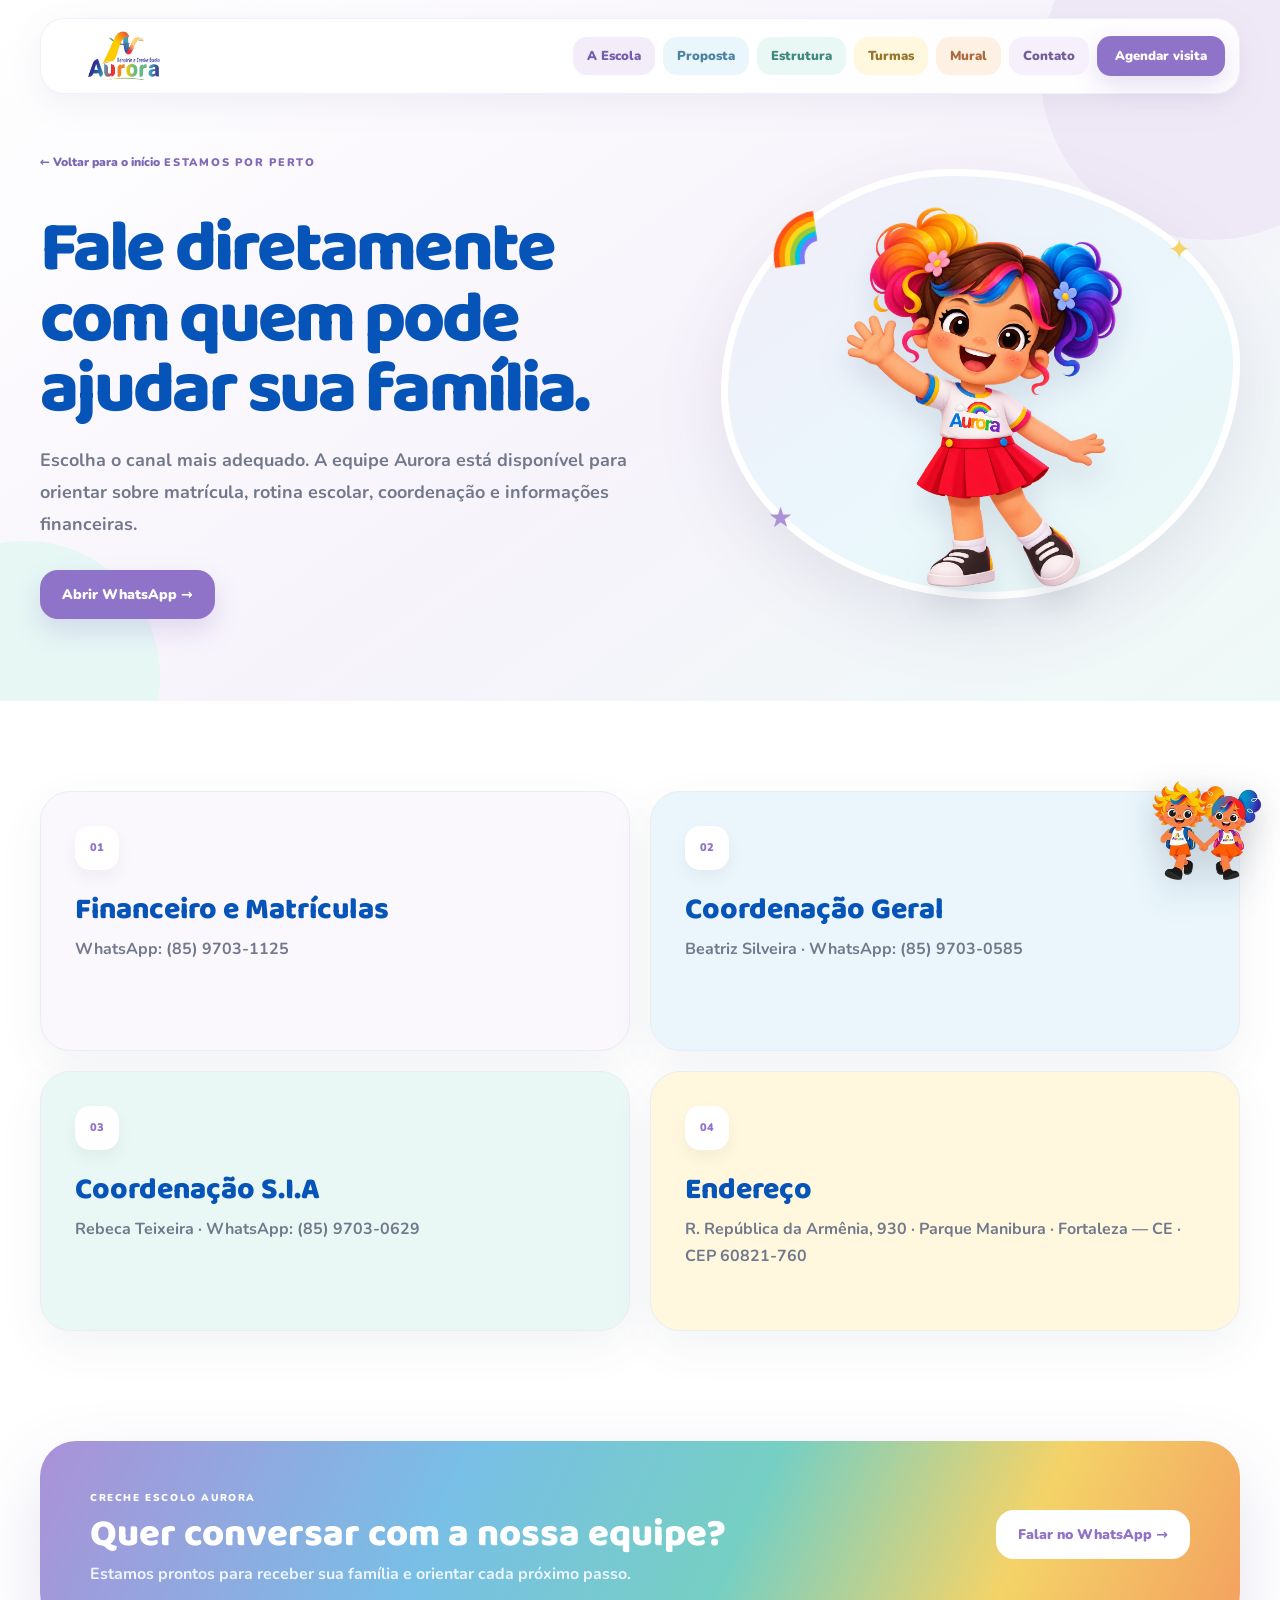
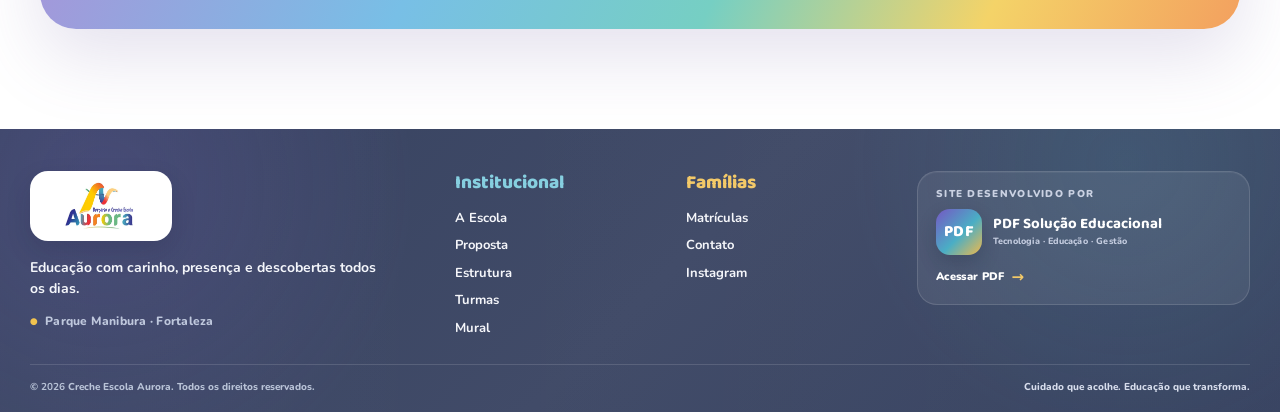
<file: contato.html>
<!doctype html><html lang="pt-BR"><head><meta charset="UTF-8"><meta name="viewport" content="width=device-width,initial-scale=1"><meta name="theme-color" content="#aa91d8">  <link rel="icon" href="/favicon.svg" type="image/svg+xml" sizes="any">
  <link rel="shortcut icon" href="/favicon.svg" type="image/svg+xml">
  <link rel="manifest" href="/site.webmanifest">
  <meta name="robots" content="index,follow,max-image-preview:large,max-snippet:-1,max-video-preview:-1">
<title>Contato | Berçário e Creche Escola Aurora</title><link rel="canonical" href="https://crecheescolaaurora.com.br/contato.html"><meta name="description" content="Entre em contato com o Berçário e Creche Escola Aurora, no Parque Manibura, Fortaleza. Fale com a equipe e agende uma visita."><link rel="preconnect" href="https://fonts.googleapis.com"><link rel="preconnect" href="https://fonts.gstatic.com" crossorigin><link href="https://fonts.googleapis.com/css2?family=Baloo+2:wght@600;700;800&family=Nunito:wght@500;600;700;800;900&display=swap" rel="stylesheet"><link rel="stylesheet" href="styles.css"></head><body>
  <header class="site-header inner-header">
    <div class="nav-shell">
      <a class="brand-link" href="index.html" aria-label="Aurora - início">
        <img class="brand-logo" src="aurora-logo-oficial.webp" alt="Berçário e Creche Escola Aurora">
      </a>
      <button class="menu-button" aria-label="Abrir menu" aria-expanded="false"><span></span><span></span><span></span></button>
      <nav class="main-nav" aria-label="Menu principal">
        <a href="escola.html">A Escola</a>
        <a href="proposta.html">Proposta</a>
        <a href="estrutura.html">Estrutura</a>
        <a href="turmas.html">Turmas</a>
        <a href="mural.html">Mural</a>
        <a href="contato.html">Contato</a>
        <a class="nav-cta" href="matriculas.html#agendar">Agendar visita</a>
      </nav>
    </div>
  </header>
  <main class="inner-page">
    <section class="inner-hero">
      <div class="inner-orb a"></div><div class="inner-orb b"></div>
      <div class="inner-shell">
        <div class="inner-copy reveal">
          <a class="back-link" href="index.html">← Voltar para o início</a>
          <span class="section-kicker">ESTAMOS POR PERTO</span>
          <h1>Fale diretamente com quem pode ajudar sua família.</h1>
          <p>Escolha o canal mais adequado. A equipe Aurora está disponível para orientar sobre matrícula, rotina escolar, coordenação e informações financeiras.</p>
          <a class="button button-primary" href="https://wa.me/558597031125?text=Ol%C3%A1!%20Vim%20pelo%20site%20da%20Aurora%20e%20gostaria%20de%20saber%20mais%20sobre%20contato." target="_blank" rel="noopener">Abrir WhatsApp →</a>
        </div>
        <div class="inner-brand-art reveal" data-delay="100">
          <div class="inner-rainbow">🌈</div>
          <img src="file_00000000a73c820eb5cc9fb49ef4f374.png" alt="Personagem Aurora">
          <span class="inner-star one">✦</span><span class="inner-star two">★</span>
        </div>
      </div>
    </section>
    <section class="detail-section">
      <div class="detail-grid"><article class="detail-card reveal" data-delay="0"><span class="detail-number">01</span><h2>Financeiro e Matrículas</h2><p>WhatsApp: (85) 9703-1125</p></article><article class="detail-card reveal" data-delay="60"><span class="detail-number">02</span><h2>Coordenação Geral</h2><p>Beatriz Silveira · WhatsApp: (85) 9703-0585</p></article><article class="detail-card reveal" data-delay="120"><span class="detail-number">03</span><h2>Coordenação S.I.A</h2><p>Rebeca Teixeira · WhatsApp: (85) 9703-0629</p></article><article class="detail-card reveal" data-delay="180"><span class="detail-number">04</span><h2>Endereço</h2><p>R. República da Armênia, 930 · Parque Manibura · Fortaleza — CE · CEP 60821-760</p></article></div>
    </section>
    <section class="mini-cta">
      <div class="mini-cta-shell reveal"><div><span>CRECHE ESCOLO AURORA</span><h2>Quer conversar com a nossa equipe?</h2><p>Estamos prontos para receber sua família e orientar cada próximo passo.</p></div><a class="button button-white" href="https://wa.me/558597031125" target="_blank" rel="noopener">Falar no WhatsApp →</a></div>
    </section>
  </main>
  <footer class="site-footer">
    <div class="footer-shell">
      <div class="footer-brand">
        <img class="footer-brand-logo" src="aurora-logo-oficial.webp" alt="Berçário e Creche Escola Aurora">
        <p>Educação com carinho, presença e descobertas todos os dias.</p>
        <span class="footer-place">Parque Manibura · Fortaleza</span>
      </div>

      <div class="footer-links">
        <strong>Institucional</strong>
        <a href="escola.html">A Escola</a>
        <a href="proposta.html">Proposta</a>
        <a href="estrutura.html">Estrutura</a>
        <a href="turmas.html">Turmas</a>
        <a href="mural.html">Mural</a>
      </div>

      <div class="footer-links">
        <strong>Famílias</strong>
        <a href="matriculas.html">Matrículas</a>
        <a href="contato.html">Contato</a>
        <a href="https://www.instagram.com/bercariocrecheaurora/" target="_blank" rel="noopener">Instagram</a>
      </div>

      <a class="footer-developer" href="https://wa.me/5585984161882?text=Ol%C3%A1!%20Conheci%20a%20PDF%20Solu%C3%A7%C3%A3o%20Educacional%20pelo%20site%20da%20Creche%20Escola%20Aurora." target="_blank" rel="noopener" aria-label="Acessar PDF Solução Educacional pelo WhatsApp">
        <span class="developer-kicker">Site desenvolvido por</span>
        <span class="developer-mark">
          <span class="developer-monogram">PDF</span>
          <span class="developer-copy">
            <strong>PDF Solução Educacional</strong>
            <small>Tecnologia · Educação · Gestão</small>
          </span>
        </span>
        <span class="developer-access">Acessar PDF <b>→</b></span>
      </a>
    </div>

    <div class="footer-bottom">
      <span>© <b id="year"></b> Creche Escola Aurora. Todos os direitos reservados.</span>
      <span class="footer-signature">Cuidado que acolhe. Educação que transforma.</span>
    </div>
  </footer>
  <a class="aurora-whatsapp-mascot" href="https://wa.me/558597031125?text=Olá!%20Quero%20mais%20informações%20sobre%20a%20Creche%20Escola%20Aurora." target="_blank" rel="noopener" aria-label="Falar com o Aurora no WhatsApp"><img src="aurora-mascotes-whatsapp.webp" alt="Mascotes Aurora — falar no WhatsApp"></a>
  <script src="app.js"></script>
  </body></html>
</file>
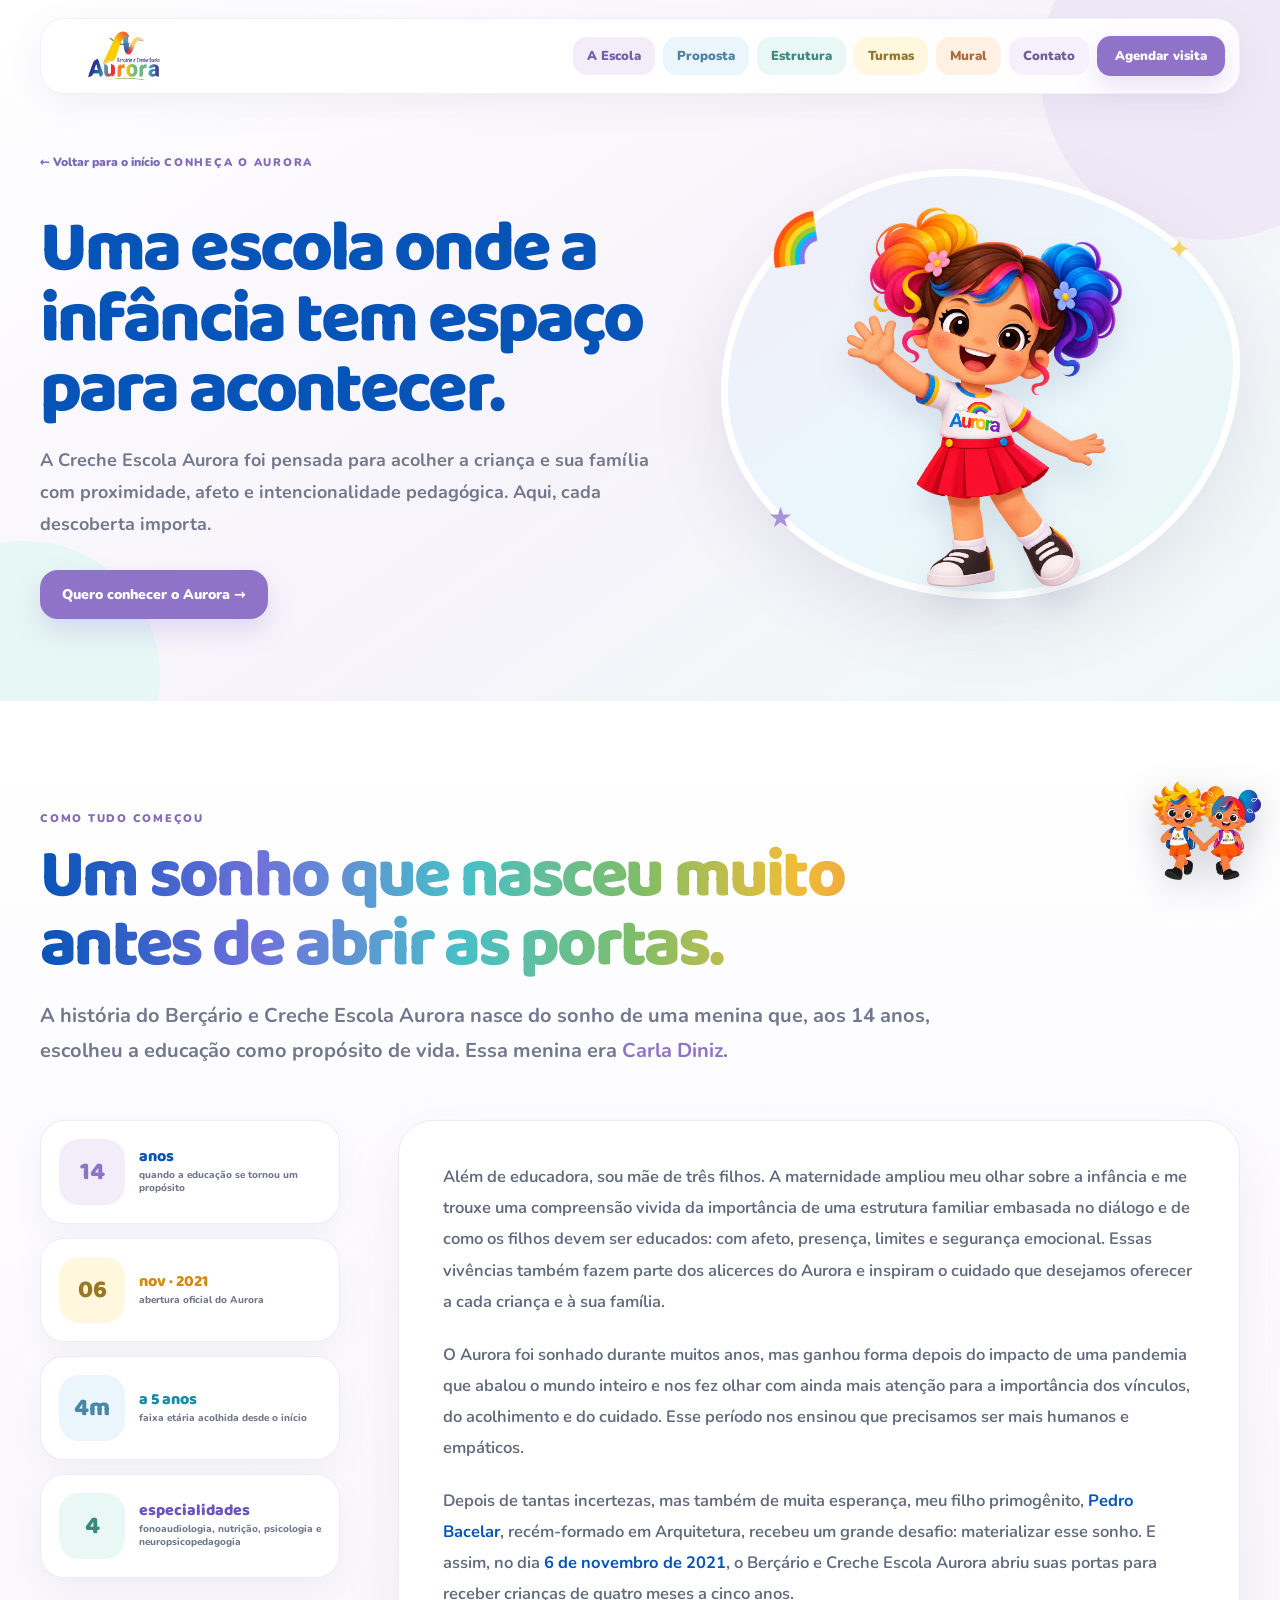
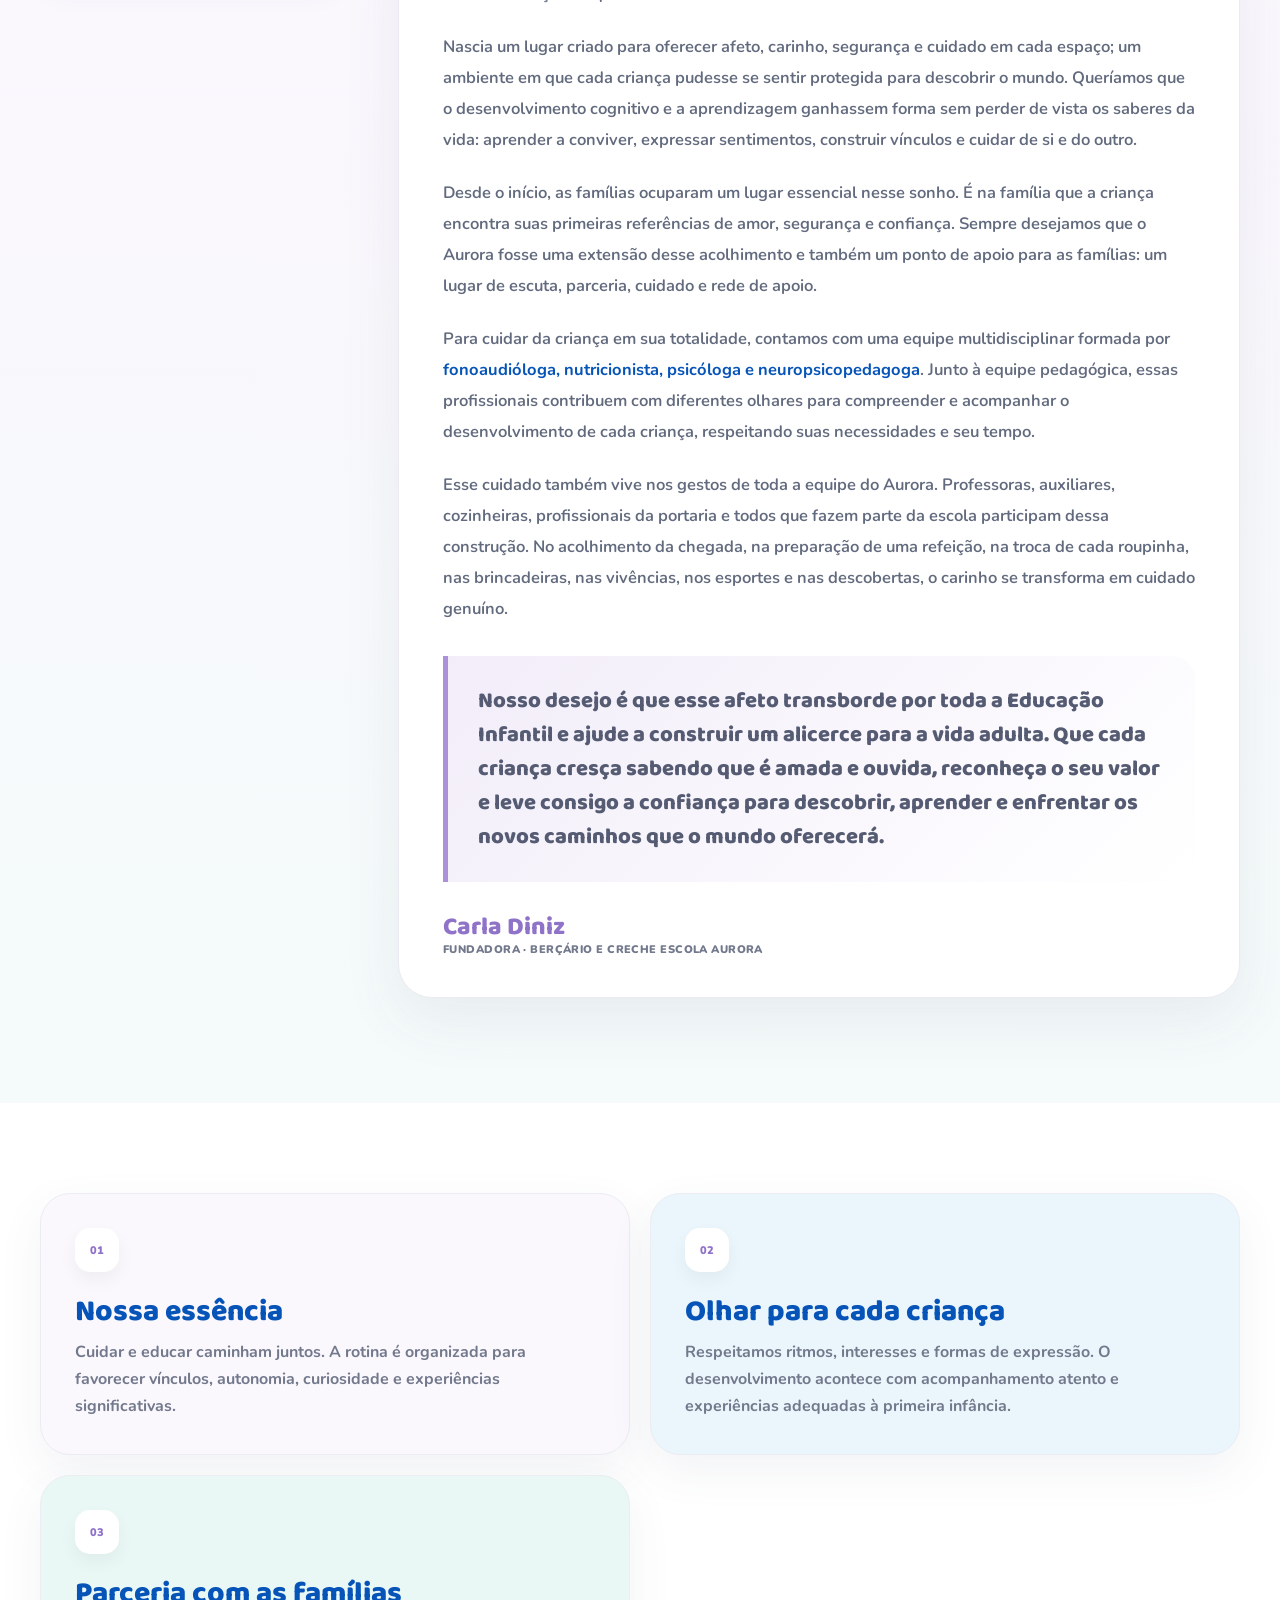
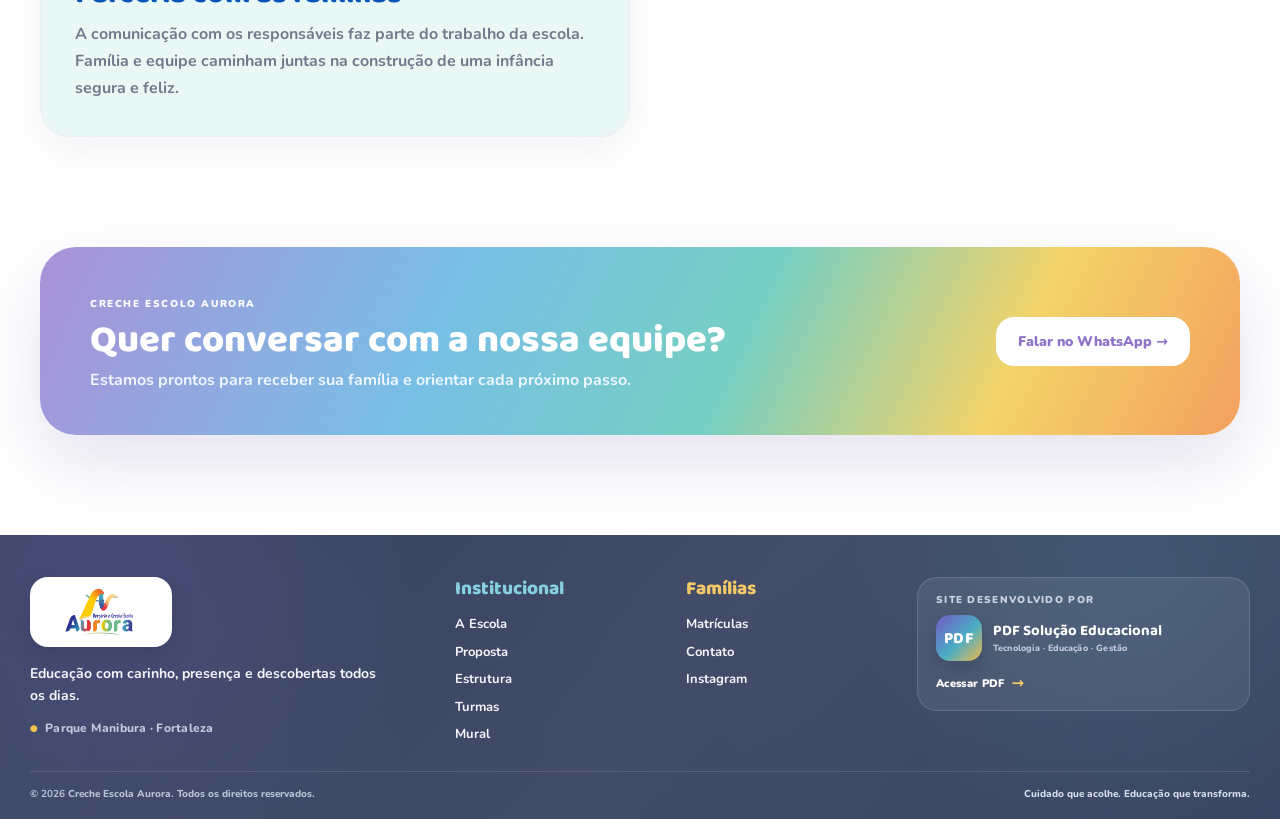
<file: escola.html>
<!doctype html><html lang="pt-BR"><head><meta charset="UTF-8"><meta name="viewport" content="width=device-width,initial-scale=1"><meta name="theme-color" content="#aa91d8">  <link rel="icon" href="/favicon.svg" type="image/svg+xml" sizes="any">
  <link rel="shortcut icon" href="/favicon.svg" type="image/svg+xml">
  <link rel="manifest" href="/site.webmanifest">
  <meta name="robots" content="index,follow,max-image-preview:large,max-snippet:-1,max-video-preview:-1">
<title>A Escola | Berçário e Creche Escola Aurora</title><link rel="canonical" href="https://crecheescolaaurora.com.br/escola.html"><meta name="description" content="Conheça o Berçário e Creche Escola Aurora, no Parque Manibura, Fortaleza: história, acolhimento, proposta pedagógica e cuidado com a primeira infância."><link rel="preconnect" href="https://fonts.googleapis.com"><link rel="preconnect" href="https://fonts.gstatic.com" crossorigin><link href="https://fonts.googleapis.com/css2?family=Baloo+2:wght@600;700;800&family=Nunito:wght@500;600;700;800;900&display=swap" rel="stylesheet"><link rel="stylesheet" href="styles.css"></head><body>
  <header class="site-header inner-header">
    <div class="nav-shell">
      <a class="brand-link" href="index.html" aria-label="Aurora - início">
        <img class="brand-logo" src="aurora-logo-oficial.webp" alt="Berçário e Creche Escola Aurora">
      </a>
      <button class="menu-button" aria-label="Abrir menu" aria-expanded="false"><span></span><span></span><span></span></button>
      <nav class="main-nav" aria-label="Menu principal">
        <a href="escola.html">A Escola</a>
        <a href="proposta.html">Proposta</a>
        <a href="estrutura.html">Estrutura</a>
        <a href="turmas.html">Turmas</a>
        <a href="mural.html">Mural</a>
        <a href="contato.html">Contato</a>
        <a class="nav-cta" href="matriculas.html#agendar">Agendar visita</a>
      </nav>
    </div>
  </header>
  <main class="inner-page">
    <section class="inner-hero">
      <div class="inner-orb a"></div><div class="inner-orb b"></div>
      <div class="inner-shell">
        <div class="inner-copy reveal">
          <a class="back-link" href="index.html">← Voltar para o início</a>
          <span class="section-kicker">CONHEÇA O AURORA</span>
          <h1>Uma escola onde a infância tem espaço para acontecer.</h1>
          <p>A Creche Escola Aurora foi pensada para acolher a criança e sua família com proximidade, afeto e intencionalidade pedagógica. Aqui, cada descoberta importa.</p>
          <a class="button button-primary" href="https://wa.me/558597031125?text=Ol%C3%A1!%20Vim%20pelo%20site%20da%20Aurora%20e%20gostaria%20de%20saber%20mais%20sobre%20a%20escola." target="_blank" rel="noopener">Quero conhecer o Aurora →</a>
        </div>
        <div class="inner-brand-art reveal" data-delay="100">
          <div class="inner-rainbow">🌈</div>
          <img src="file_00000000a73c820eb5cc9fb49ef4f374.png" alt="Personagem Aurora">
          <span class="inner-star one">✦</span><span class="inner-star two">★</span>
        </div>
      </div>
    </section>
    <section class="history-section" id="historia">
      <div class="history-shell">
        <div class="history-heading reveal">
          <span class="section-kicker">COMO TUDO COMEÇOU</span>
          <h2>Um sonho que nasceu muito antes de abrir as portas.</h2>
          <p class="history-lead">A história do Berçário e Creche Escola Aurora nasce do sonho de uma menina que, aos 14 anos, escolheu a educação como propósito de vida. Essa menina era <strong>Carla Diniz</strong>.</p>
        </div>

        <div class="history-layout">
          <aside class="history-highlights reveal">
            <div class="history-chip"><span>14</span><p><strong>anos</strong><small>quando a educação se tornou um propósito</small></p></div>
            <div class="history-chip"><span>06</span><p><strong>nov · 2021</strong><small>abertura oficial do Aurora</small></p></div>
            <div class="history-chip"><span>4m</span><p><strong>a 5 anos</strong><small>faixa etária acolhida desde o início</small></p></div>
            <div class="history-chip"><span>4</span><p><strong>especialidades</strong><small>fonoaudiologia, nutrição, psicologia e neuropsicopedagogia</small></p></div>
          </aside>

          <article class="history-story reveal" data-delay="80">
            <p>Além de educadora, sou mãe de três filhos. A maternidade ampliou meu olhar sobre a infância e me trouxe uma compreensão vivida da importância de uma estrutura familiar embasada no diálogo e de como os filhos devem ser educados: com afeto, presença, limites e segurança emocional. Essas vivências também fazem parte dos alicerces do Aurora e inspiram o cuidado que desejamos oferecer a cada criança e à sua família.</p>

            <p>O Aurora foi sonhado durante muitos anos, mas ganhou forma depois do impacto de uma pandemia que abalou o mundo inteiro e nos fez olhar com ainda mais atenção para a importância dos vínculos, do acolhimento e do cuidado. Esse período nos ensinou que precisamos ser mais humanos e empáticos.</p>

            <p>Depois de tantas incertezas, mas também de muita esperança, meu filho primogênito, <strong>Pedro Bacelar</strong>, recém-formado em Arquitetura, recebeu um grande desafio: materializar esse sonho. E assim, no dia <strong>6 de novembro de 2021</strong>, o Berçário e Creche Escola Aurora abriu suas portas para receber crianças de quatro meses a cinco anos.</p>

            <p>Nascia um lugar criado para oferecer afeto, carinho, segurança e cuidado em cada espaço; um ambiente em que cada criança pudesse se sentir protegida para descobrir o mundo. Queríamos que o desenvolvimento cognitivo e a aprendizagem ganhassem forma sem perder de vista os saberes da vida: aprender a conviver, expressar sentimentos, construir vínculos e cuidar de si e do outro.</p>

            <p>Desde o início, as famílias ocuparam um lugar essencial nesse sonho. É na família que a criança encontra suas primeiras referências de amor, segurança e confiança. Sempre desejamos que o Aurora fosse uma extensão desse acolhimento e também um ponto de apoio para as famílias: um lugar de escuta, parceria, cuidado e rede de apoio.</p>

            <p>Para cuidar da criança em sua totalidade, contamos com uma equipe multidisciplinar formada por <strong>fonoaudióloga, nutricionista, psicóloga e neuropsicopedagoga</strong>. Junto à equipe pedagógica, essas profissionais contribuem com diferentes olhares para compreender e acompanhar o desenvolvimento de cada criança, respeitando suas necessidades e seu tempo.</p>

            <p>Esse cuidado também vive nos gestos de toda a equipe do Aurora. Professoras, auxiliares, cozinheiras, profissionais da portaria e todos que fazem parte da escola participam dessa construção. No acolhimento da chegada, na preparação de uma refeição, na troca de cada roupinha, nas brincadeiras, nas vivências, nos esportes e nas descobertas, o carinho se transforma em cuidado genuíno.</p>

            <blockquote>Nosso desejo é que esse afeto transborde por toda a Educação Infantil e ajude a construir um alicerce para a vida adulta. Que cada criança cresça sabendo que é amada e ouvida, reconheça o seu valor e leve consigo a confiança para descobrir, aprender e enfrentar os novos caminhos que o mundo oferecerá.</blockquote>

            <div class="history-signature">
              <strong>Carla Diniz</strong>
              <span>Fundadora · Berçário e Creche Escola Aurora</span>
            </div>
          </article>
        </div>
      </div>
    </section>

    <section class="detail-section">
      <div class="detail-grid"><article class="detail-card reveal" data-delay="0"><span class="detail-number">01</span><h2>Nossa essência</h2><p>Cuidar e educar caminham juntos. A rotina é organizada para favorecer vínculos, autonomia, curiosidade e experiências significativas.</p></article><article class="detail-card reveal" data-delay="60"><span class="detail-number">02</span><h2>Olhar para cada criança</h2><p>Respeitamos ritmos, interesses e formas de expressão. O desenvolvimento acontece com acompanhamento atento e experiências adequadas à primeira infância.</p></article><article class="detail-card reveal" data-delay="120"><span class="detail-number">03</span><h2>Parceria com as famílias</h2><p>A comunicação com os responsáveis faz parte do trabalho da escola. Família e equipe caminham juntas na construção de uma infância segura e feliz.</p></article></div>
    </section>
    <section class="mini-cta">
      <div class="mini-cta-shell reveal"><div><span>CRECHE ESCOLO AURORA</span><h2>Quer conversar com a nossa equipe?</h2><p>Estamos prontos para receber sua família e orientar cada próximo passo.</p></div><a class="button button-white" href="https://wa.me/558597031125" target="_blank" rel="noopener">Falar no WhatsApp →</a></div>
    </section>
  </main>
  <footer class="site-footer">
    <div class="footer-shell">
      <div class="footer-brand">
        <img class="footer-brand-logo" src="aurora-logo-oficial.webp" alt="Berçário e Creche Escola Aurora">
        <p>Educação com carinho, presença e descobertas todos os dias.</p>
        <span class="footer-place">Parque Manibura · Fortaleza</span>
      </div>

      <div class="footer-links">
        <strong>Institucional</strong>
        <a href="escola.html">A Escola</a>
        <a href="proposta.html">Proposta</a>
        <a href="estrutura.html">Estrutura</a>
        <a href="turmas.html">Turmas</a>
        <a href="mural.html">Mural</a>
      </div>

      <div class="footer-links">
        <strong>Famílias</strong>
        <a href="matriculas.html">Matrículas</a>
        <a href="contato.html">Contato</a>
        <a href="https://www.instagram.com/bercariocrecheaurora/" target="_blank" rel="noopener">Instagram</a>
      </div>

      <a class="footer-developer" href="https://wa.me/5585984161882?text=Ol%C3%A1!%20Conheci%20a%20PDF%20Solu%C3%A7%C3%A3o%20Educacional%20pelo%20site%20da%20Creche%20Escola%20Aurora." target="_blank" rel="noopener" aria-label="Acessar PDF Solução Educacional pelo WhatsApp">
        <span class="developer-kicker">Site desenvolvido por</span>
        <span class="developer-mark">
          <span class="developer-monogram">PDF</span>
          <span class="developer-copy">
            <strong>PDF Solução Educacional</strong>
            <small>Tecnologia · Educação · Gestão</small>
          </span>
        </span>
        <span class="developer-access">Acessar PDF <b>→</b></span>
      </a>
    </div>

    <div class="footer-bottom">
      <span>© <b id="year"></b> Creche Escola Aurora. Todos os direitos reservados.</span>
      <span class="footer-signature">Cuidado que acolhe. Educação que transforma.</span>
    </div>
  </footer>
  <a class="aurora-whatsapp-mascot" href="https://wa.me/558597031125?text=Olá!%20Quero%20mais%20informações%20sobre%20a%20Creche%20Escola%20Aurora." target="_blank" rel="noopener" aria-label="Falar com o Aurora no WhatsApp"><img src="aurora-mascotes-whatsapp.webp" alt="Mascotes Aurora — falar no WhatsApp"></a>
  <script src="app.js"></script>
  </body></html>
</file>
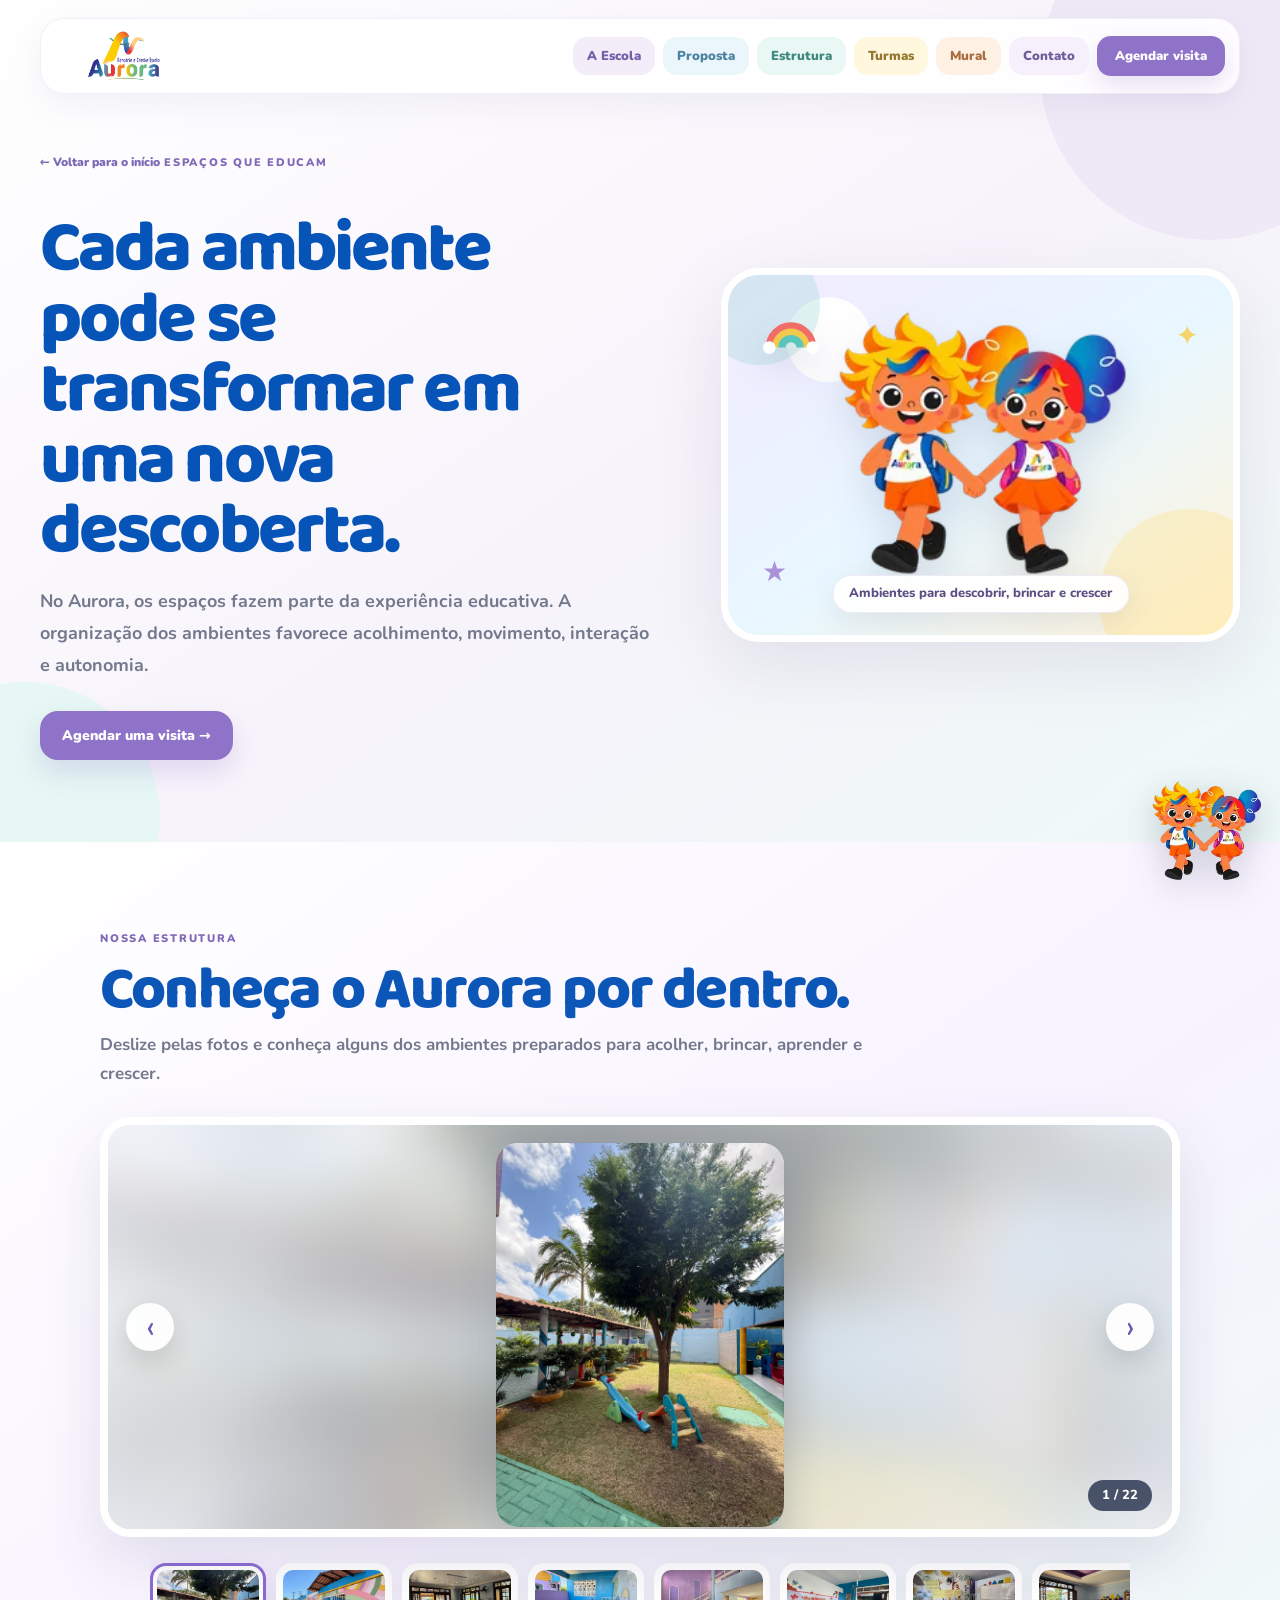
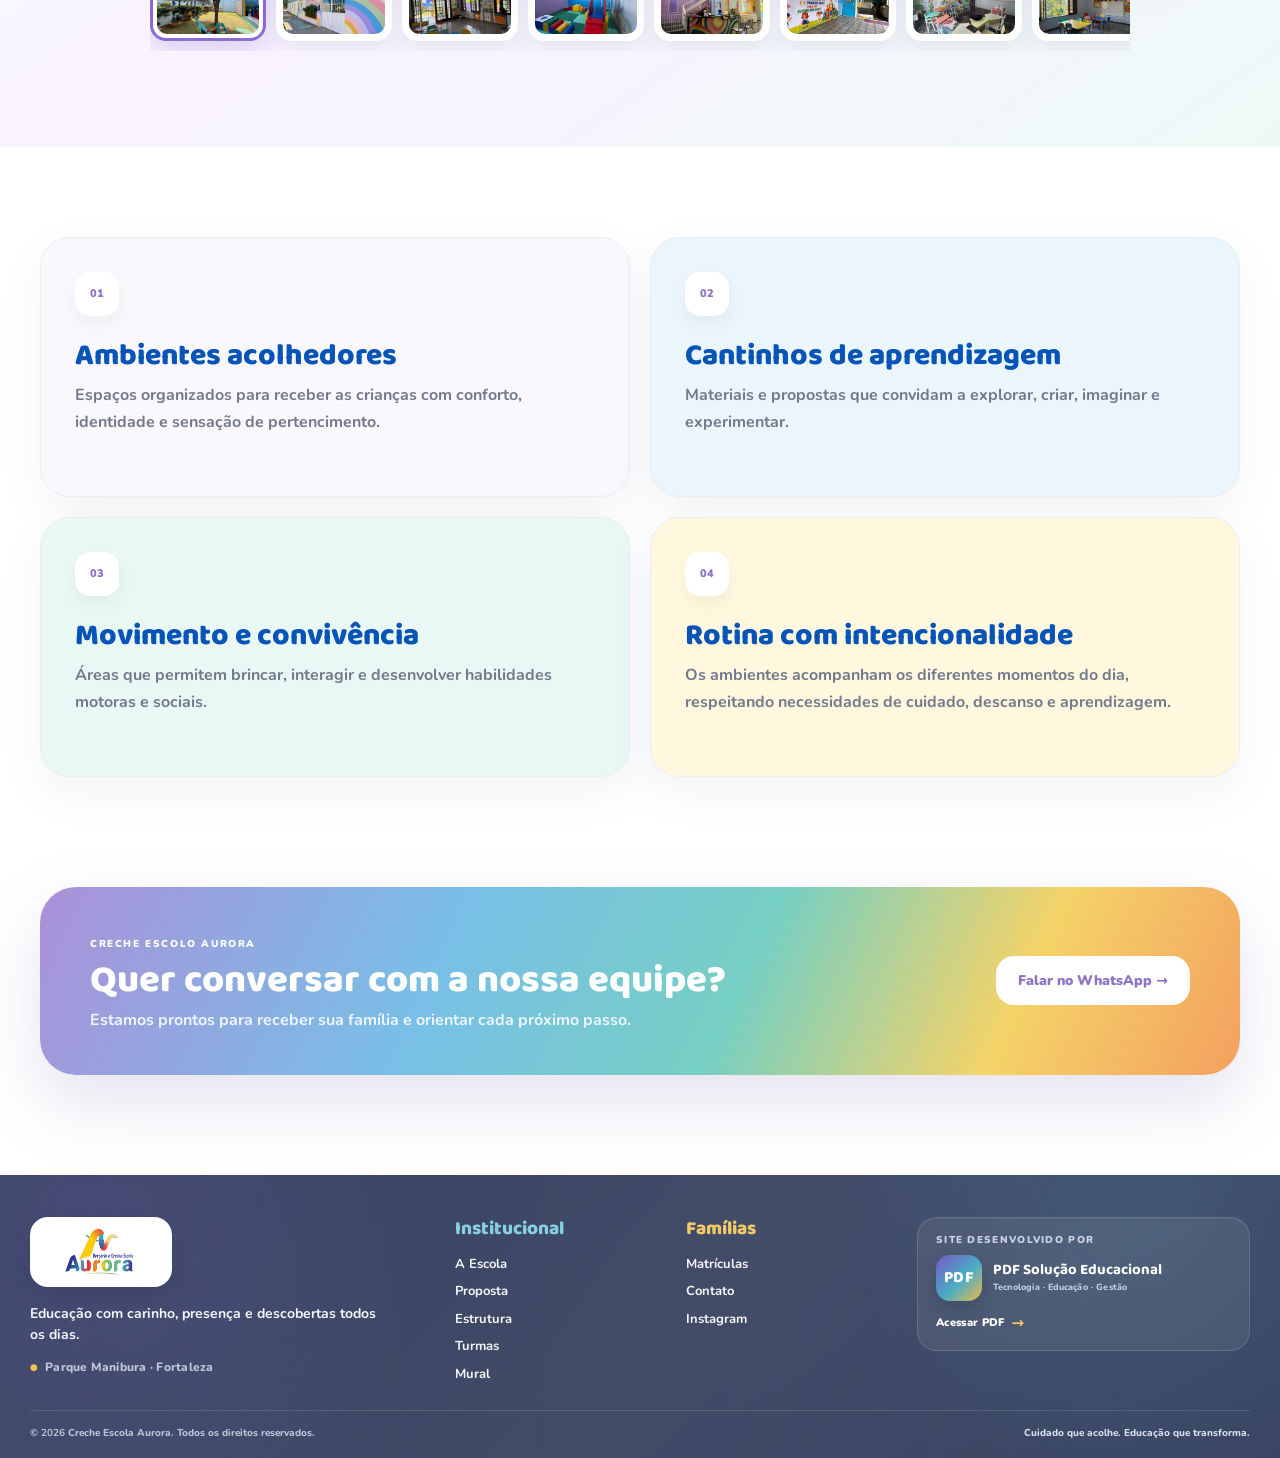
<file: estrutura.html>
<!doctype html><html lang="pt-BR"><head><meta charset="UTF-8"><meta name="viewport" content="width=device-width,initial-scale=1"><meta name="theme-color" content="#aa91d8">  <link rel="icon" href="/favicon.svg" type="image/svg+xml" sizes="any">
  <link rel="shortcut icon" href="/favicon.svg" type="image/svg+xml">
  <link rel="manifest" href="/site.webmanifest">
  <meta name="robots" content="index,follow,max-image-preview:large,max-snippet:-1,max-video-preview:-1">
<title>Nossa Estrutura | Berçário e Creche Escola Aurora</title><link rel="canonical" href="https://crecheescolaaurora.com.br/estrutura.html"><meta name="description" content="Conheça a estrutura do Berçário e Creche Escola Aurora, no Parque Manibura, Fortaleza: ambientes acolhedores, espaços de aprendizagem e áreas de convivência."><link rel="preconnect" href="https://fonts.googleapis.com"><link rel="preconnect" href="https://fonts.gstatic.com" crossorigin><link href="https://fonts.googleapis.com/css2?family=Baloo+2:wght@600;700;800&family=Nunito:wght@500;600;700;800;900&display=swap" rel="stylesheet"><link rel="stylesheet" href="styles.css"></head><body>
  <header class="site-header inner-header">
    <div class="nav-shell">
      <a class="brand-link" href="index.html" aria-label="Aurora - início">
        <img class="brand-logo" src="aurora-logo-oficial.webp" alt="Berçário e Creche Escola Aurora">
      </a>
      <button class="menu-button" aria-label="Abrir menu" aria-expanded="false"><span></span><span></span><span></span></button>
      <nav class="main-nav" aria-label="Menu principal">
        <a href="escola.html">A Escola</a>
        <a href="proposta.html">Proposta</a>
        <a href="estrutura.html">Estrutura</a>
        <a href="turmas.html">Turmas</a>
        <a href="mural.html">Mural</a>
        <a href="contato.html">Contato</a>
        <a class="nav-cta" href="matriculas.html#agendar">Agendar visita</a>
      </nav>
    </div>
  </header>
  <main class="inner-page">
    <section class="inner-hero">
      <div class="inner-orb a"></div><div class="inner-orb b"></div>
      <div class="inner-shell">
        <div class="inner-copy reveal">
          <a class="back-link" href="index.html">← Voltar para o início</a>
          <span class="section-kicker">ESPAÇOS QUE EDUCAM</span>
          <h1>Cada ambiente pode se transformar em uma nova descoberta.</h1>
          <p>No Aurora, os espaços fazem parte da experiência educativa. A organização dos ambientes favorece acolhimento, movimento, interação e autonomia.</p>
          <a class="button button-primary" href="https://wa.me/558597031125?text=Ol%C3%A1!%20Vim%20pelo%20site%20da%20Aurora%20e%20gostaria%20de%20saber%20mais%20sobre%20estrutura." target="_blank" rel="noopener">Agendar uma visita →</a>
        </div>
        <div class="inner-brand-art structure-hero-art reveal" data-delay="100">
          <img class="inner-rainbow-icon" src="assets/icons/rainbow.svg" alt="" aria-hidden="true">
          <img class="structure-hero-mascots" src="[data-uri]" alt="Mascotes do Aurora" decoding="async">
          <div class="structure-hero-badge">Ambientes para descobrir, brincar e crescer</div>
          <span class="inner-star one">✦</span><span class="inner-star two">★</span>
        </div>
      </div>
    </section>

    <section class="structure-gallery-section" aria-labelledby="estrutura-fotos-titulo">
      <div class="structure-gallery-shell">
        <div class="structure-gallery-heading reveal">
          <span class="section-kicker">NOSSA ESTRUTURA</span>
          <h2 id="estrutura-fotos-titulo">Conheça o Aurora por dentro.</h2>
          <p>Deslize pelas fotos e conheça alguns dos ambientes preparados para acolher, brincar, aprender e crescer.</p>
        </div>

        <div class="structure-carousel reveal" data-structure-carousel aria-label="Carrossel de fotos da estrutura do Aurora">
          <div class="structure-stage">
            <div class="structure-backdrop" data-structure-backdrop aria-hidden="true"></div>
            <button class="structure-main-image" type="button" data-lightbox-image="nossa%20estrutura/0098ee1c-0487-486b-879d-09da97f2a80c.jpg" aria-label="Ampliar foto da estrutura">
              <img src="nossa%20estrutura/0098ee1c-0487-486b-879d-09da97f2a80c.jpg" alt="Estrutura da Creche Escola Aurora — foto 1" data-structure-image fetchpriority="high" decoding="async">
            </button>
            <button class="structure-prev" type="button" aria-label="Foto anterior">‹</button>
            <button class="structure-next" type="button" aria-label="Próxima foto">›</button>
            <div class="structure-counter" aria-live="polite"><span data-structure-current>1</span> / 22</div>
          </div>
          <div class="structure-thumbs" role="group" aria-label="Miniaturas das fotos da estrutura">
            <button class="structure-thumb is-active" type="button" aria-label="Ver foto 1 de 22" aria-pressed="true" data-structure-src="nossa%20estrutura/0098ee1c-0487-486b-879d-09da97f2a80c.jpg"><img src="nossa%20estrutura/0098ee1c-0487-486b-879d-09da97f2a80c.jpg" alt="Espaço do Aurora — foto 1" loading="lazy" decoding="async"></button><button class="structure-thumb" type="button" aria-label="Ver foto 2 de 22" aria-pressed="false" data-structure-src="nossa%20estrutura/0df9826f-cf43-4940-9df1-26dfc62720a5.jpg"><img src="nossa%20estrutura/0df9826f-cf43-4940-9df1-26dfc62720a5.jpg" alt="Espaço do Aurora — foto 2" loading="lazy" decoding="async"></button><button class="structure-thumb" type="button" aria-label="Ver foto 3 de 22" aria-pressed="false" data-structure-src="nossa%20estrutura/166bcca8-5a45-475f-9f5f-360e2262b894.jpg"><img src="nossa%20estrutura/166bcca8-5a45-475f-9f5f-360e2262b894.jpg" alt="Espaço do Aurora — foto 3" loading="lazy" decoding="async"></button><button class="structure-thumb" type="button" aria-label="Ver foto 4 de 22" aria-pressed="false" data-structure-src="nossa%20estrutura/2ee869ba-8852-4f52-9491-fd4954c9d533.jpg"><img src="nossa%20estrutura/2ee869ba-8852-4f52-9491-fd4954c9d533.jpg" alt="Espaço do Aurora — foto 4" loading="lazy" decoding="async"></button><button class="structure-thumb" type="button" aria-label="Ver foto 5 de 22" aria-pressed="false" data-structure-src="nossa%20estrutura/3f6d1a56-e71e-4cd4-bb3a-89a47b080b9f.jpg"><img src="nossa%20estrutura/3f6d1a56-e71e-4cd4-bb3a-89a47b080b9f.jpg" alt="Espaço do Aurora — foto 5" loading="lazy" decoding="async"></button><button class="structure-thumb" type="button" aria-label="Ver foto 6 de 22" aria-pressed="false" data-structure-src="nossa%20estrutura/429440fb-30d3-46b9-872c-e883494883de.jpg"><img src="nossa%20estrutura/429440fb-30d3-46b9-872c-e883494883de.jpg" alt="Espaço do Aurora — foto 6" loading="lazy" decoding="async"></button><button class="structure-thumb" type="button" aria-label="Ver foto 7 de 22" aria-pressed="false" data-structure-src="nossa%20estrutura/5ad79711-6506-4311-b126-7d34a466d944.jpg"><img src="nossa%20estrutura/5ad79711-6506-4311-b126-7d34a466d944.jpg" alt="Espaço do Aurora — foto 7" loading="lazy" decoding="async"></button><button class="structure-thumb" type="button" aria-label="Ver foto 8 de 22" aria-pressed="false" data-structure-src="nossa%20estrutura/5bf33748-58c1-42c1-ab3e-780321c5b31d.jpg"><img src="nossa%20estrutura/5bf33748-58c1-42c1-ab3e-780321c5b31d.jpg" alt="Espaço do Aurora — foto 8" loading="lazy" decoding="async"></button><button class="structure-thumb" type="button" aria-label="Ver foto 9 de 22" aria-pressed="false" data-structure-src="nossa%20estrutura/7860f045-ceb8-4607-9915-dd16b539cf60.jpg"><img src="nossa%20estrutura/7860f045-ceb8-4607-9915-dd16b539cf60.jpg" alt="Espaço do Aurora — foto 9" loading="lazy" decoding="async"></button><button class="structure-thumb" type="button" aria-label="Ver foto 10 de 22" aria-pressed="false" data-structure-src="nossa%20estrutura/8b9e80be-91b8-4e5c-b840-389bfa81617c.jpg"><img src="nossa%20estrutura/8b9e80be-91b8-4e5c-b840-389bfa81617c.jpg" alt="Espaço do Aurora — foto 10" loading="lazy" decoding="async"></button><button class="structure-thumb" type="button" aria-label="Ver foto 11 de 22" aria-pressed="false" data-structure-src="nossa%20estrutura/8c131280-2c8a-490a-9ada-b5da1ce3ede7.jpg"><img src="nossa%20estrutura/8c131280-2c8a-490a-9ada-b5da1ce3ede7.jpg" alt="Espaço do Aurora — foto 11" loading="lazy" decoding="async"></button><button class="structure-thumb" type="button" aria-label="Ver foto 12 de 22" aria-pressed="false" data-structure-src="nossa%20estrutura/963b3400-6c4d-4180-a35d-0a8ba3667163.jpg"><img src="nossa%20estrutura/963b3400-6c4d-4180-a35d-0a8ba3667163.jpg" alt="Espaço do Aurora — foto 12" loading="lazy" decoding="async"></button><button class="structure-thumb" type="button" aria-label="Ver foto 13 de 22" aria-pressed="false" data-structure-src="nossa%20estrutura/96ab3351-b11b-4d4d-a02f-dc159491bc2a.jpg"><img src="nossa%20estrutura/96ab3351-b11b-4d4d-a02f-dc159491bc2a.jpg" alt="Espaço do Aurora — foto 13" loading="lazy" decoding="async"></button><button class="structure-thumb" type="button" aria-label="Ver foto 14 de 22" aria-pressed="false" data-structure-src="nossa%20estrutura/9a6e3f51-15be-4490-acd5-988bec8fe5c0.jpg"><img src="nossa%20estrutura/9a6e3f51-15be-4490-acd5-988bec8fe5c0.jpg" alt="Espaço do Aurora — foto 14" loading="lazy" decoding="async"></button><button class="structure-thumb" type="button" aria-label="Ver foto 15 de 22" aria-pressed="false" data-structure-src="nossa%20estrutura/9bff0034-9341-4ff3-87ae-c86f3301fbcd.jpg"><img src="nossa%20estrutura/9bff0034-9341-4ff3-87ae-c86f3301fbcd.jpg" alt="Espaço do Aurora — foto 15" loading="lazy" decoding="async"></button><button class="structure-thumb" type="button" aria-label="Ver foto 16 de 22" aria-pressed="false" data-structure-src="nossa%20estrutura/aa3773b8-e931-40c8-93a3-a26b84ed4f05.jpg"><img src="nossa%20estrutura/aa3773b8-e931-40c8-93a3-a26b84ed4f05.jpg" alt="Espaço do Aurora — foto 16" loading="lazy" decoding="async"></button><button class="structure-thumb" type="button" aria-label="Ver foto 17 de 22" aria-pressed="false" data-structure-src="nossa%20estrutura/b08f1601-f2de-4e9d-814b-6f947234b38d.jpg"><img src="nossa%20estrutura/b08f1601-f2de-4e9d-814b-6f947234b38d.jpg" alt="Espaço do Aurora — foto 17" loading="lazy" decoding="async"></button><button class="structure-thumb" type="button" aria-label="Ver foto 18 de 22" aria-pressed="false" data-structure-src="nossa%20estrutura/d549e802-3843-469e-847c-00a27d820baf.jpg"><img src="nossa%20estrutura/d549e802-3843-469e-847c-00a27d820baf.jpg" alt="Espaço do Aurora — foto 18" loading="lazy" decoding="async"></button><button class="structure-thumb" type="button" aria-label="Ver foto 19 de 22" aria-pressed="false" data-structure-src="nossa%20estrutura/db99285e-2c7a-48ca-bc53-7e8f1d575f07.jpg"><img src="nossa%20estrutura/db99285e-2c7a-48ca-bc53-7e8f1d575f07.jpg" alt="Espaço do Aurora — foto 19" loading="lazy" decoding="async"></button><button class="structure-thumb" type="button" aria-label="Ver foto 20 de 22" aria-pressed="false" data-structure-src="nossa%20estrutura/e43ce5c6-33f5-4d78-ac04-417d5f7ea262.jpg"><img src="nossa%20estrutura/e43ce5c6-33f5-4d78-ac04-417d5f7ea262.jpg" alt="Espaço do Aurora — foto 20" loading="lazy" decoding="async"></button><button class="structure-thumb" type="button" aria-label="Ver foto 21 de 22" aria-pressed="false" data-structure-src="nossa%20estrutura/f509ce21-c664-41cc-b312-c0fc0d3dc141.jpg"><img src="nossa%20estrutura/f509ce21-c664-41cc-b312-c0fc0d3dc141.jpg" alt="Espaço do Aurora — foto 21" loading="lazy" decoding="async"></button><button class="structure-thumb" type="button" aria-label="Ver foto 22 de 22" aria-pressed="false" data-structure-src="nossa%20estrutura/facc89e5-edf2-4a05-9940-4688f1ab936c.jpg"><img src="nossa%20estrutura/facc89e5-edf2-4a05-9940-4688f1ab936c.jpg" alt="Espaço do Aurora — foto 22" loading="lazy" decoding="async"></button>
          </div>
        </div>
      </div>
    </section>
    <section class="detail-section">
      <div class="detail-grid"><article class="detail-card reveal" data-delay="0"><span class="detail-number">01</span><h2>Ambientes acolhedores</h2><p>Espaços organizados para receber as crianças com conforto, identidade e sensação de pertencimento.</p></article><article class="detail-card reveal" data-delay="60"><span class="detail-number">02</span><h2>Cantinhos de aprendizagem</h2><p>Materiais e propostas que convidam a explorar, criar, imaginar e experimentar.</p></article><article class="detail-card reveal" data-delay="120"><span class="detail-number">03</span><h2>Movimento e convivência</h2><p>Áreas que permitem brincar, interagir e desenvolver habilidades motoras e sociais.</p></article><article class="detail-card reveal" data-delay="180"><span class="detail-number">04</span><h2>Rotina com intencionalidade</h2><p>Os ambientes acompanham os diferentes momentos do dia, respeitando necessidades de cuidado, descanso e aprendizagem.</p></article></div>
    </section>
    <section class="mini-cta">
      <div class="mini-cta-shell reveal"><div><span>CRECHE ESCOLO AURORA</span><h2>Quer conversar com a nossa equipe?</h2><p>Estamos prontos para receber sua família e orientar cada próximo passo.</p></div><a class="button button-white" href="https://wa.me/558597031125" target="_blank" rel="noopener">Falar no WhatsApp →</a></div>
    </section>
  </main>
  <div class="photo-lightbox" aria-hidden="true"><button class="lightbox-close" type="button" aria-label="Fechar foto">×</button><img alt="Foto ampliada da estrutura do Aurora"></div>
  <footer class="site-footer">
    <div class="footer-shell">
      <div class="footer-brand">
        <img class="footer-brand-logo" src="aurora-logo-oficial.webp" alt="Berçário e Creche Escola Aurora">
        <p>Educação com carinho, presença e descobertas todos os dias.</p>
        <span class="footer-place">Parque Manibura · Fortaleza</span>
      </div>

      <div class="footer-links">
        <strong>Institucional</strong>
        <a href="escola.html">A Escola</a>
        <a href="proposta.html">Proposta</a>
        <a href="estrutura.html">Estrutura</a>
        <a href="turmas.html">Turmas</a>
        <a href="mural.html">Mural</a>
      </div>

      <div class="footer-links">
        <strong>Famílias</strong>
        <a href="matriculas.html">Matrículas</a>
        <a href="contato.html">Contato</a>
        <a href="https://www.instagram.com/bercariocrecheaurora/" target="_blank" rel="noopener">Instagram</a>
      </div>

      <a class="footer-developer" href="https://wa.me/5585984161882?text=Ol%C3%A1!%20Conheci%20a%20PDF%20Solu%C3%A7%C3%A3o%20Educacional%20pelo%20site%20da%20Creche%20Escola%20Aurora." target="_blank" rel="noopener" aria-label="Acessar PDF Solução Educacional pelo WhatsApp">
        <span class="developer-kicker">Site desenvolvido por</span>
        <span class="developer-mark">
          <span class="developer-monogram">PDF</span>
          <span class="developer-copy">
            <strong>PDF Solução Educacional</strong>
            <small>Tecnologia · Educação · Gestão</small>
          </span>
        </span>
        <span class="developer-access">Acessar PDF <b>→</b></span>
      </a>
    </div>

    <div class="footer-bottom">
      <span>© <b id="year"></b> Creche Escola Aurora. Todos os direitos reservados.</span>
      <span class="footer-signature">Cuidado que acolhe. Educação que transforma.</span>
    </div>
  </footer>
  <a class="aurora-whatsapp-mascot" href="https://wa.me/558597031125?text=Olá!%20Quero%20mais%20informações%20sobre%20a%20Creche%20Escola%20Aurora." target="_blank" rel="noopener" aria-label="Falar com o Aurora no WhatsApp"><img src="aurora-mascotes-whatsapp.webp" alt="Mascotes Aurora — falar no WhatsApp"></a>
  <script src="app.js" defer></script>
  </body></html>
</file>
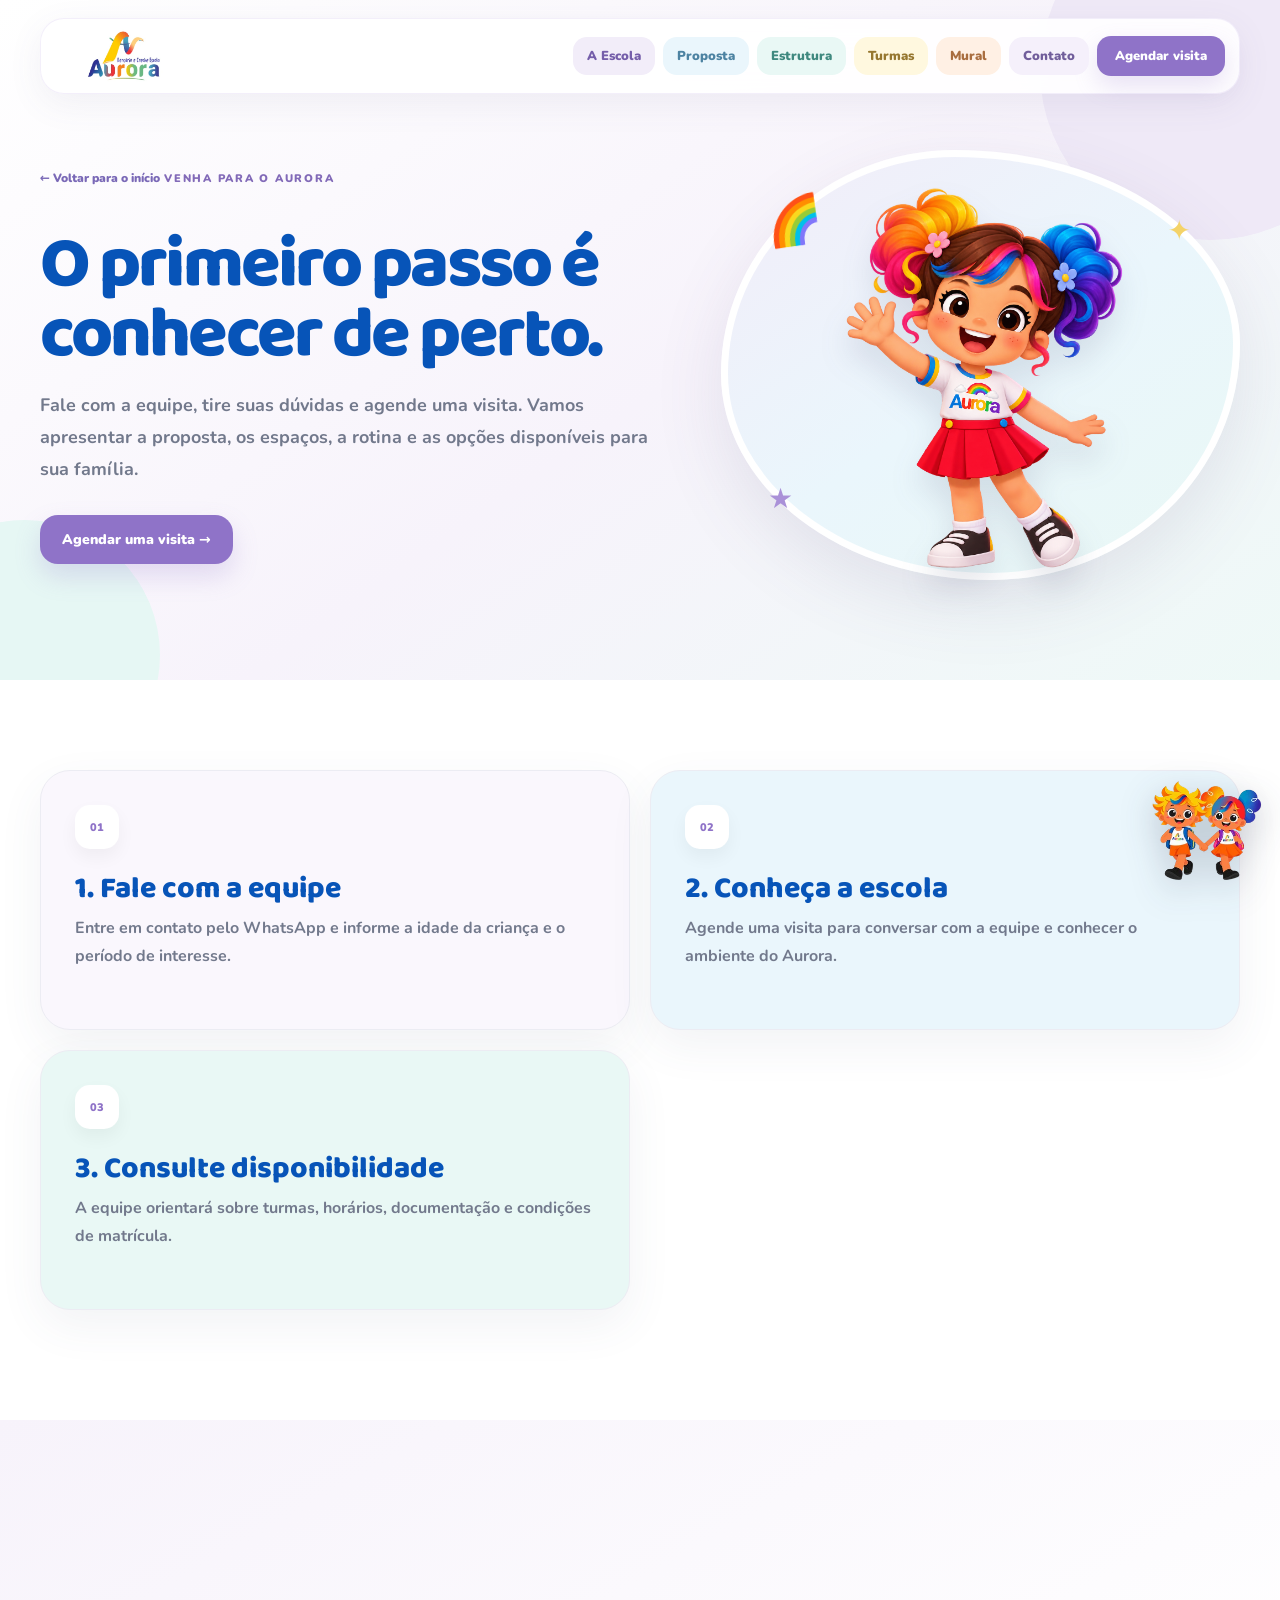
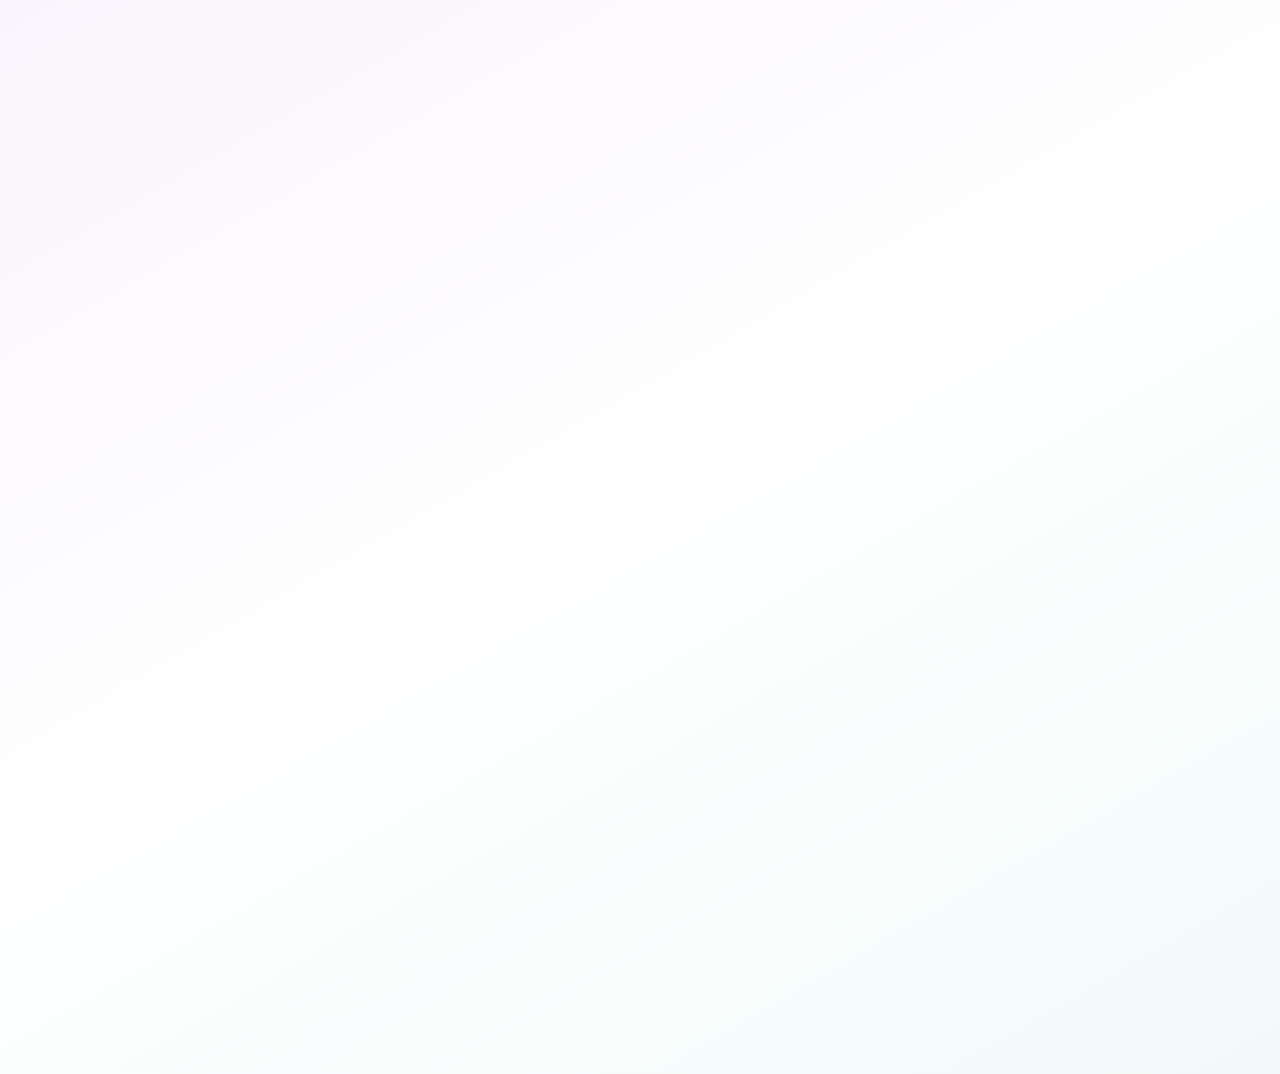
<file: matriculas.html>
<!doctype html><html lang="pt-BR"><head><meta charset="UTF-8"><meta name="viewport" content="width=device-width,initial-scale=1"><meta name="theme-color" content="#aa91d8">  <link rel="icon" href="/favicon.svg" type="image/svg+xml" sizes="any">
  <link rel="shortcut icon" href="/favicon.svg" type="image/svg+xml">
  <link rel="manifest" href="/site.webmanifest">
  <meta name="robots" content="index,follow,max-image-preview:large,max-snippet:-1,max-video-preview:-1">
<title>Matrículas | Berçário e Creche Escola Aurora</title><link rel="canonical" href="https://crecheescolaaurora.com.br/matriculas.html"><meta name="description" content="Matrículas no Berçário e Creche Escola Aurora, no Parque Manibura, Fortaleza. Fale com a equipe, conheça a proposta e agende uma visita."><link rel="preconnect" href="https://fonts.googleapis.com"><link rel="preconnect" href="https://fonts.gstatic.com" crossorigin><link href="https://fonts.googleapis.com/css2?family=Baloo+2:wght@600;700;800&family=Nunito:wght@500;600;700;800;900&display=swap" rel="stylesheet"><link rel="stylesheet" href="styles.css"></head><body>
  <header class="site-header inner-header">
    <div class="nav-shell">
      <a class="brand-link" href="index.html" aria-label="Aurora - início">
        <img class="brand-logo" src="aurora-logo-oficial.webp" alt="Berçário e Creche Escola Aurora">
      </a>
      <button class="menu-button" aria-label="Abrir menu" aria-expanded="false"><span></span><span></span><span></span></button>
      <nav class="main-nav" aria-label="Menu principal">
        <a href="escola.html">A Escola</a>
        <a href="proposta.html">Proposta</a>
        <a href="estrutura.html">Estrutura</a>
        <a href="turmas.html">Turmas</a>
        <a href="mural.html">Mural</a>
        <a href="contato.html">Contato</a>
        <a class="nav-cta" href="#agendar">Agendar visita</a>
      </nav>
    </div>
  </header>
  <main class="inner-page">
    <section class="inner-hero">
      <div class="inner-orb a"></div><div class="inner-orb b"></div>
      <div class="inner-shell">
        <div class="inner-copy reveal">
          <a class="back-link" href="index.html">← Voltar para o início</a>
          <span class="section-kicker">VENHA PARA O AURORA</span>
          <h1>O primeiro passo é conhecer de perto.</h1>
          <p>Fale com a equipe, tire suas dúvidas e agende uma visita. Vamos apresentar a proposta, os espaços, a rotina e as opções disponíveis para sua família.</p>
          <a class="button button-primary" href="#agendar">Agendar uma visita →</a>
        </div>
        <div class="inner-brand-art reveal" data-delay="100">
          <div class="inner-rainbow">🌈</div>
          <img src="file_00000000a73c820eb5cc9fb49ef4f374.png" alt="Personagem Aurora">
          <span class="inner-star one">✦</span><span class="inner-star two">★</span>
        </div>
      </div>
    </section>
    <section class="detail-section">
      <div class="detail-grid"><article class="detail-card reveal" data-delay="0"><span class="detail-number">01</span><h2>1. Fale com a equipe</h2><p>Entre em contato pelo WhatsApp e informe a idade da criança e o período de interesse.</p></article><article class="detail-card reveal" data-delay="60"><span class="detail-number">02</span><h2>2. Conheça a escola</h2><p>Agende uma visita para conversar com a equipe e conhecer o ambiente do Aurora.</p></article><article class="detail-card reveal" data-delay="120"><span class="detail-number">03</span><h2>3. Consulte disponibilidade</h2><p>A equipe orientará sobre turmas, horários, documentação e condições de matrícula.</p></article></div>
    </section>
    <section class="section lead-section" id="agendar">
      <div class="section-shell lead-layout">
        <div class="lead-copy reveal">
          <span class="section-kicker">VAMOS CONVERSAR?</span>
          <h2>Conte o básico e a equipe continua pelo WhatsApp.</h2>
          <p>Sem cadastro complicado. Essas informações ajudam a escola a entender sua necessidade antes do primeiro atendimento.</p>
          <ul><li>✓ Idade da criança</li><li>✓ Período de interesse</li><li>✓ Atendimento direto do Aurora</li></ul>
        </div>
        <form class="lead-form reveal" data-delay="100" data-form-source="Página de Matrículas">
          <div class="form-heading"><span>💛</span><div><strong>Agendar visita</strong><small>Preencha e continue no WhatsApp.</small></div></div>
          <label>Nome do responsável<input name="responsavel" autocomplete="name" required placeholder="Seu nome"></label>
          <label>Nome da criança<input name="crianca" autocomplete="off" placeholder="Opcional"></label>
          <div class="form-grid">
            <label>Idade da criança<input name="idade" required placeholder="Ex.: 3 anos"></label>
            <label>Período de interesse<select name="periodo" required><option value="">Selecione</option><option>Manhã</option><option>Tarde</option><option>Integral</option><option>Ainda não sei</option></select></label>
          </div>
          <button class="button button-primary form-submit" type="submit">Continuar no WhatsApp →</button>
          <small class="form-note">Você será direcionado ao WhatsApp de Matrículas do Aurora.</small>
        </form>
      </div>
    </section>
    <section class="mini-cta">
      <div class="mini-cta-shell reveal"><div><span>CRECHE ESCOLO AURORA</span><h2>Quer conversar com a nossa equipe?</h2><p>Estamos prontos para receber sua família e orientar cada próximo passo.</p></div><a class="button button-white" href="https://wa.me/558597031125" target="_blank" rel="noopener">Falar no WhatsApp →</a></div>
    </section>
  </main>
  <footer class="site-footer">
    <div class="footer-shell">
      <div class="footer-brand">
        <img class="footer-brand-logo" src="aurora-logo-oficial.webp" alt="Berçário e Creche Escola Aurora">
        <p>Educação com carinho, presença e descobertas todos os dias.</p>
        <span class="footer-place">Parque Manibura · Fortaleza</span>
      </div>

      <div class="footer-links">
        <strong>Institucional</strong>
        <a href="escola.html">A Escola</a>
        <a href="proposta.html">Proposta</a>
        <a href="estrutura.html">Estrutura</a>
        <a href="turmas.html">Turmas</a>
        <a href="mural.html">Mural</a>
      </div>

      <div class="footer-links">
        <strong>Famílias</strong>
        <a href="matriculas.html">Matrículas</a>
        <a href="contato.html">Contato</a>
        <a href="https://www.instagram.com/bercariocrecheaurora/" target="_blank" rel="noopener">Instagram</a>
      </div>

      <a class="footer-developer" href="https://wa.me/5585984161882?text=Ol%C3%A1!%20Conheci%20a%20PDF%20Solu%C3%A7%C3%A3o%20Educacional%20pelo%20site%20da%20Creche%20Escola%20Aurora." target="_blank" rel="noopener" aria-label="Acessar PDF Solução Educacional pelo WhatsApp">
        <span class="developer-kicker">Site desenvolvido por</span>
        <span class="developer-mark">
          <span class="developer-monogram">PDF</span>
          <span class="developer-copy">
            <strong>PDF Solução Educacional</strong>
            <small>Tecnologia · Educação · Gestão</small>
          </span>
        </span>
        <span class="developer-access">Acessar PDF <b>→</b></span>
      </a>
    </div>

    <div class="footer-bottom">
      <span>© <b id="year"></b> Creche Escola Aurora. Todos os direitos reservados.</span>
      <span class="footer-signature">Cuidado que acolhe. Educação que transforma.</span>
    </div>
  </footer>
  <a class="mobile-visit-cta" href="#agendar"><span>🌈</span><strong>Agendar uma visita</strong><small>Conheça o Aurora</small></a>
  <a class="aurora-whatsapp-mascot" href="https://wa.me/558597031125?text=Olá!%20Quero%20mais%20informações%20sobre%20a%20Creche%20Escola%20Aurora." target="_blank" rel="noopener" aria-label="Falar com o Aurora no WhatsApp"><img src="aurora-mascotes-whatsapp.webp" alt="Mascotes Aurora — falar no WhatsApp"></a>
  <script src="app.js"></script>
  </body></html>
</file>
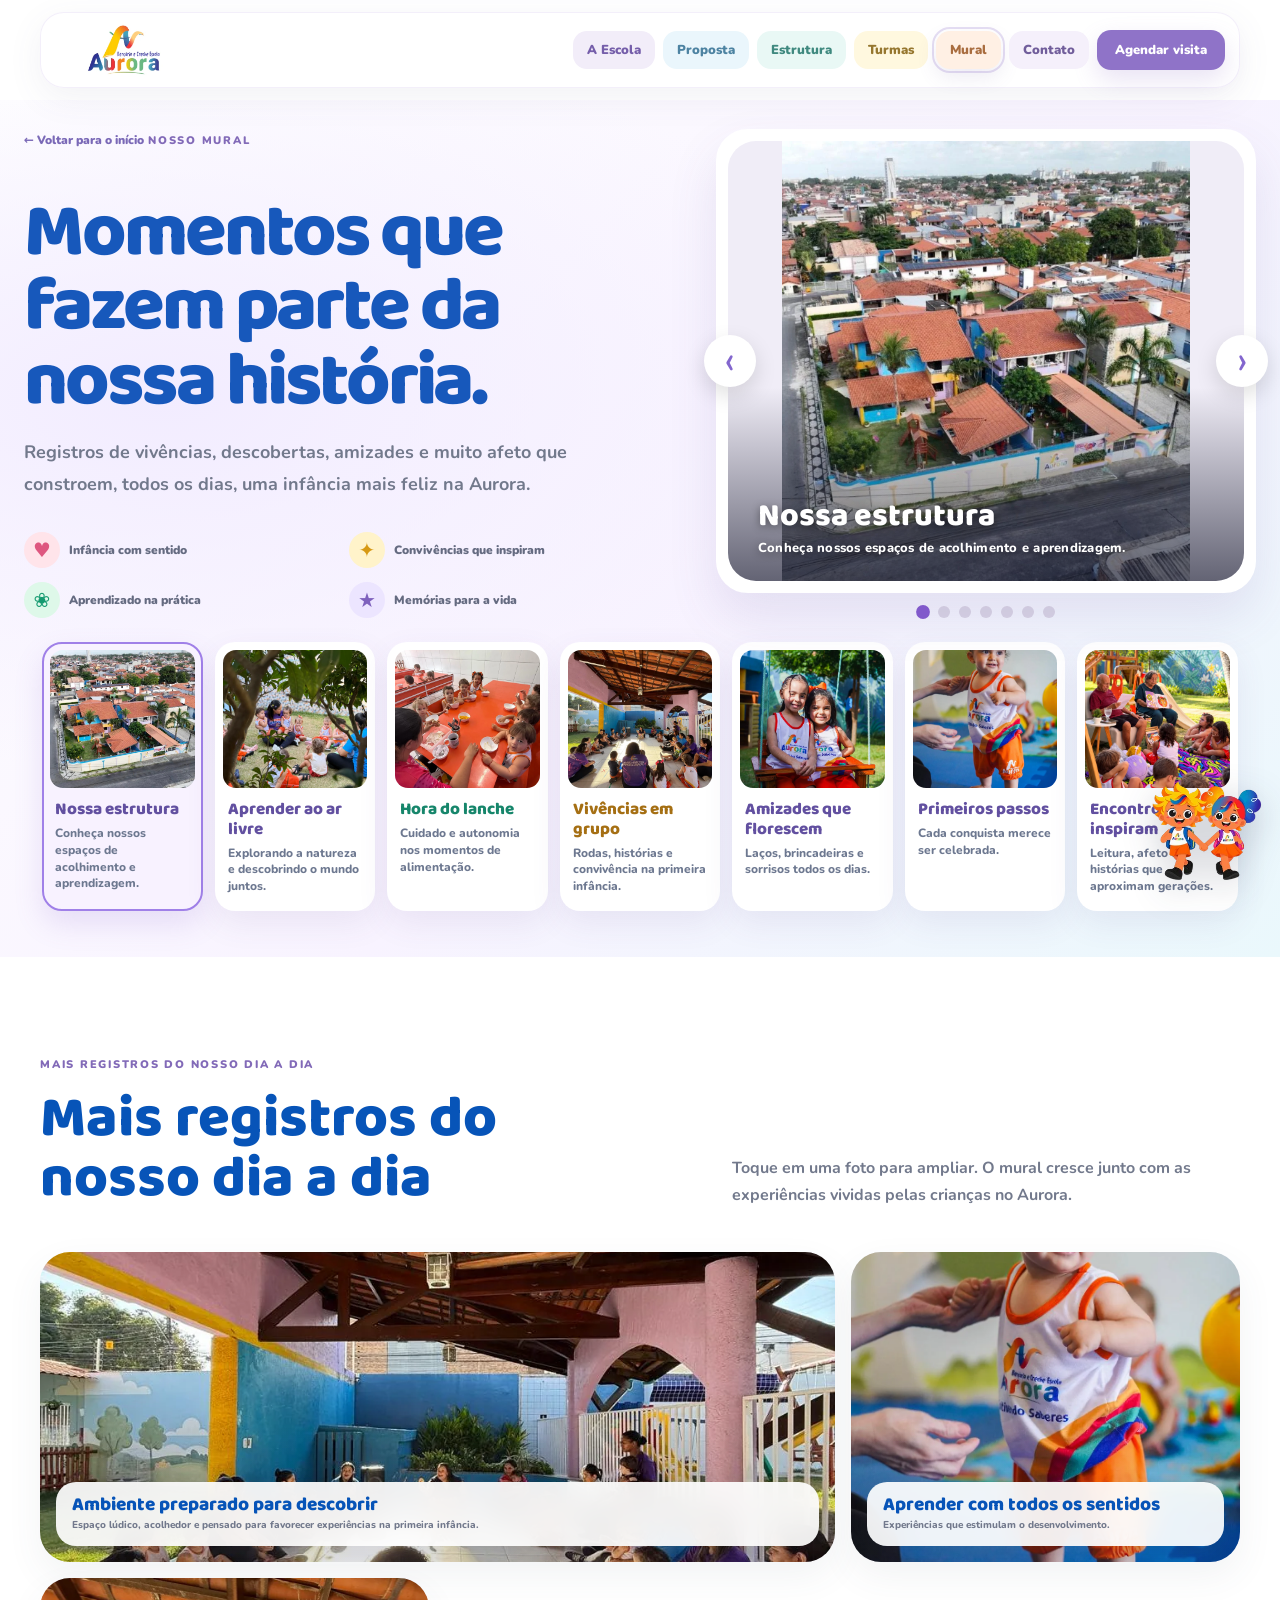
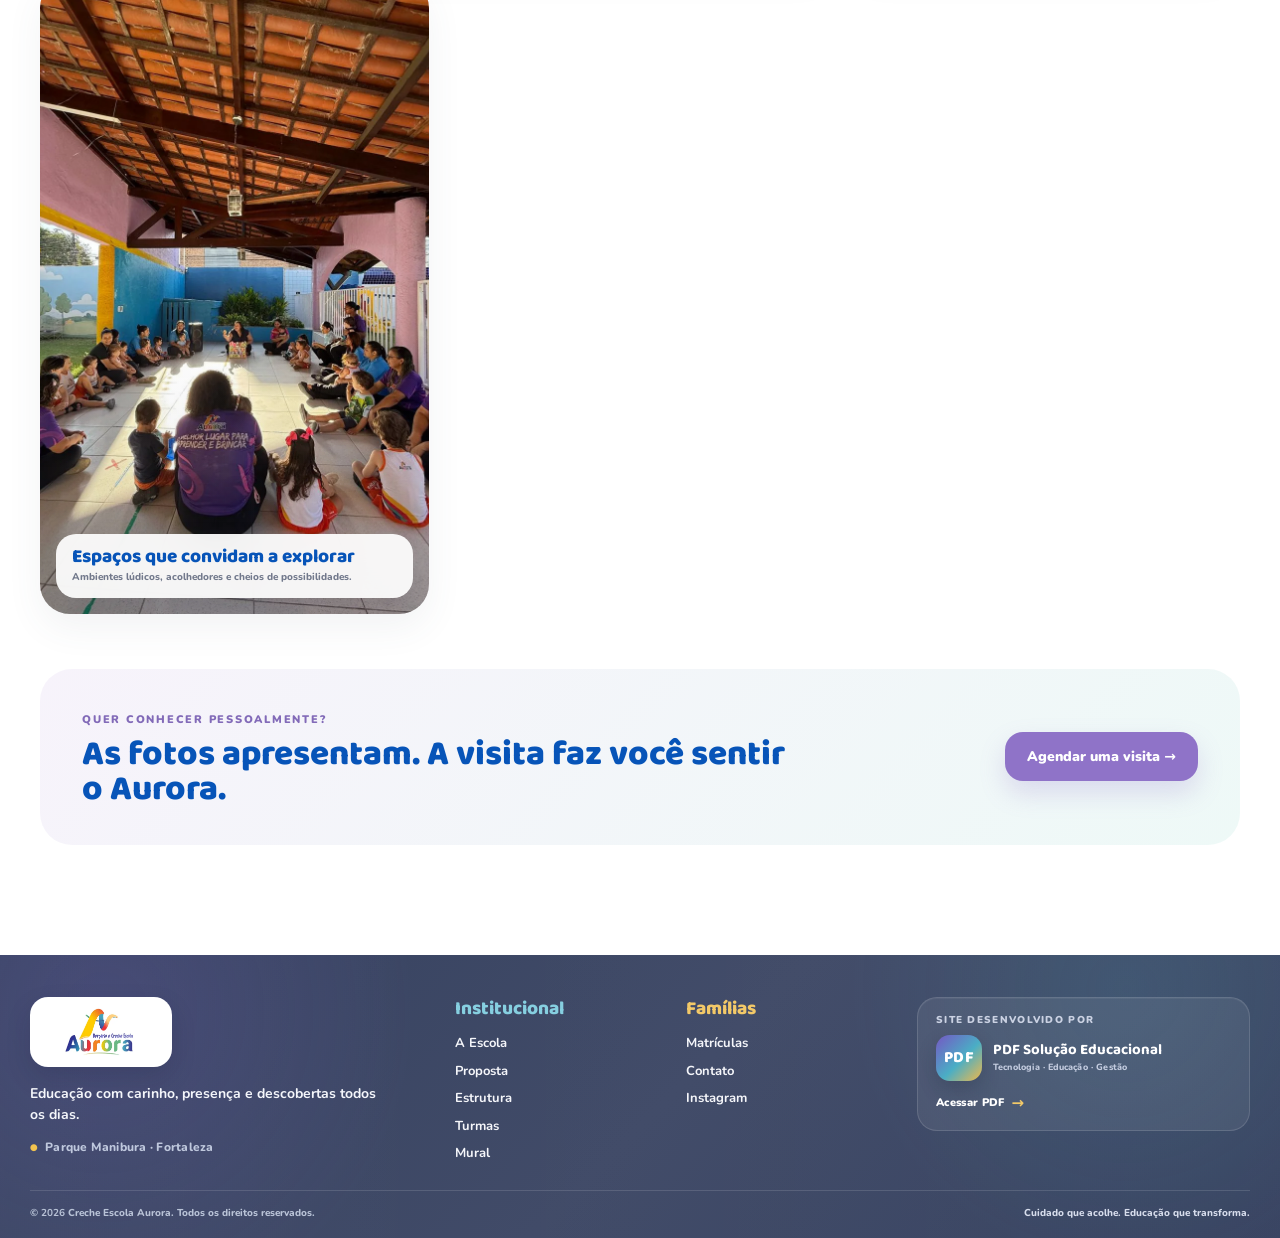
<file: mural.html>
<!doctype html>
<html lang="pt-BR">
<head>
  <meta charset="UTF-8">
  <meta name="viewport" content="width=device-width,initial-scale=1">
  <meta name="theme-color" content="#aa91d8">
  <link rel="icon" href="/favicon.svg" type="image/svg+xml" sizes="any">
  <link rel="shortcut icon" href="/favicon.svg" type="image/svg+xml">
  <link rel="manifest" href="/site.webmanifest">
  <meta name="robots" content="index,follow,max-image-preview:large,max-snippet:-1,max-video-preview:-1">
  <meta name="description" content="Veja fotos reais do Berçário e Creche Escola Aurora: ambientes, vivências, brincadeiras e momentos da rotina escolar no Parque Manibura, Fortaleza.">
  <title>Mural de Fotos | Berçário e Creche Escola Aurora</title><link rel="canonical" href="https://crecheescolaaurora.com.br/mural.html">
  <link rel="preconnect" href="https://fonts.googleapis.com">
  <link rel="preconnect" href="https://fonts.gstatic.com" crossorigin>
  <link href="https://fonts.googleapis.com/css2?family=Baloo+2:wght@600;700;800&family=Nunito:wght@500;600;700;800;900&display=swap" rel="stylesheet">
  <link rel="stylesheet" href="styles.css">
</head>
<body class="mural-body">
  <header class="site-header inner-header">
    <div class="nav-shell">
      <a class="brand-link" href="index.html" aria-label="Aurora - início"><img class="brand-logo" src="aurora-logo-oficial.webp" alt="Berçário e Creche Escola Aurora"></a>
      <button class="menu-button" aria-label="Abrir menu" aria-expanded="false"><span></span><span></span><span></span></button>
      <nav class="main-nav" aria-label="Menu principal">
        <a href="escola.html">A Escola</a>
        <a href="proposta.html">Proposta</a>
        <a href="estrutura.html">Estrutura</a>
        <a href="turmas.html">Turmas</a>
        <a href="mural.html" aria-current="page">Mural</a>
        <a href="contato.html">Contato</a>
        <a class="nav-cta" href="matriculas.html#agendar">Agendar visita</a>
      </nav>
    </div>
  </header>

  <main class="mural-page">
    <section class="mural-hero">
      <div class="mural-hero-shell">
        <div class="reveal">
          <a class="back-link" href="index.html">← Voltar para o início</a>
          <span class="section-kicker">NOSSO MURAL</span>
          <h1>Momentos que fazem parte da nossa história.</h1>
          <p>Registros de vivências, descobertas, amizades e muito afeto que constroem, todos os dias, uma infância mais feliz na Aurora.</p>
          <div class="mural-highlights" aria-label="Nosso jeito de educar">
            <span><i class="mural-highlight-icon pink">♥</i> Infância com sentido</span>
            <span><i class="mural-highlight-icon yellow">✦</i> Convivências que inspiram</span>
            <span><i class="mural-highlight-icon green">❀</i> Aprendizado na prática</span>
            <span><i class="mural-highlight-icon purple">★</i> Memórias para a vida</span>
          </div>
        </div>

        <div class="mural-carousel reveal" data-delay="100" data-mural-carousel aria-label="Carrossel de fotos da Creche Escola Aurora">
          <div class="mural-carousel-frame">
            <button class="mural-carousel-prev" type="button" aria-label="Ver foto anterior">‹</button>
            <button class="mural-carousel-image" type="button" data-lightbox-image="assets/mural/aurora-vista-aerea.webp" aria-label="Ampliar a fotografia em destaque">
              <img src="assets/mural/aurora-vista-aerea.webp" alt="Vista aérea da Creche Escola Aurora" data-carousel-image fetchpriority="high">
              <span class="mural-carousel-caption"><strong data-carousel-title>Nossa estrutura</strong><small data-carousel-description>Conheça nossos espaços de acolhimento e aprendizagem.</small></span>
            </button>
            <button class="mural-carousel-next" type="button" aria-label="Ver próxima foto">›</button>
          </div>
          <div class="mural-carousel-dots" role="group" aria-label="Selecionar foto">
            <button type="button" class="is-active" aria-current="true" aria-label="Foto 1 de 7"></button>
            <button type="button" aria-label="Foto 2 de 7"></button>
            <button type="button" aria-label="Foto 3 de 7"></button>
            <button type="button" aria-label="Foto 4 de 7"></button>
            <button type="button" aria-label="Foto 5 de 7"></button>
            <button type="button" aria-label="Foto 6 de 7"></button>
            <button type="button" aria-label="Foto 7 de 7"></button>
          </div>
        </div>
      </div>
      <div class="mural-carousel-thumbnails" role="group" aria-label="Fotos reais da Creche Escola Aurora">
        <button type="button" class="mural-carousel-thumb is-active" aria-pressed="true" data-src="assets/mural/aurora-vista-aerea.webp" data-title="Nossa estrutura" data-description="Conheça nossos espaços de acolhimento e aprendizagem." data-alt="Vista aérea da Creche Escola Aurora"><img src="assets/mural/aurora-vista-aerea.webp" alt="Vista aérea da Creche Escola Aurora" loading="lazy"><span><strong>Nossa estrutura</strong><small>Conheça nossos espaços de acolhimento e aprendizagem.</small></span></button>
        <button type="button" class="mural-carousel-thumb" aria-pressed="false" data-src="assets/mural/aurora-ao-ar-livre.webp" data-title="Aprender ao ar livre" data-description="Explorando a natureza e descobrindo o mundo juntos." data-alt="Crianças com educadoras sentadas em roda ao ar livre"><img src="assets/mural/aurora-ao-ar-livre.webp" alt="Crianças com educadoras sentadas em roda ao ar livre" loading="lazy"><span><strong>Aprender ao ar livre</strong><small>Explorando a natureza e descobrindo o mundo juntos.</small></span></button>
        <button type="button" class="mural-carousel-thumb" aria-pressed="false" data-src="assets/mural/aurora-hora-do-lanche.webp" data-title="Hora do lanche" data-description="Cuidado e autonomia nos momentos de alimentação." data-alt="Crianças compartilhando o lanche na escola"><img src="assets/mural/aurora-hora-do-lanche.webp" alt="Crianças compartilhando o lanche na escola" loading="lazy"><span><strong>Hora do lanche</strong><small>Cuidado e autonomia nos momentos de alimentação.</small></span></button>
        <button type="button" class="mural-carousel-thumb" aria-pressed="false" data-src="assets/mural/aurora-vivencias-em-grupo.webp" data-title="Vivências em grupo" data-description="Rodas, histórias e convivência na primeira infância." data-alt="Educadoras e crianças em roda no pátio"><img src="assets/mural/aurora-vivencias-em-grupo.webp" alt="Educadoras e crianças em roda no pátio" loading="lazy"><span><strong>Vivências em grupo</strong><small>Rodas, histórias e convivência na primeira infância.</small></span></button>
        <button type="button" class="mural-carousel-thumb" aria-pressed="false" data-src="assets/mural/aurora-amizades-balanco.webp" data-title="Amizades que florescem" data-description="Laços, brincadeiras e sorrisos todos os dias." data-alt="Duas alunas sorrindo no balanço"><img src="assets/mural/aurora-amizades-balanco.webp" alt="Duas alunas sorrindo no balanço" loading="lazy"><span><strong>Amizades que florescem</strong><small>Laços, brincadeiras e sorrisos todos os dias.</small></span></button>
        <button type="button" class="mural-carousel-thumb" aria-pressed="false" data-src="assets/mural/aurora-primeiros-passos-real.webp" data-title="Primeiros passos" data-description="Cada conquista merece ser celebrada." data-alt="Bebê dando os primeiros passos em atividade"><img src="assets/mural/aurora-primeiros-passos-real.webp" alt="Bebê dando os primeiros passos em atividade" loading="lazy"><span><strong>Primeiros passos</strong><small>Cada conquista merece ser celebrada.</small></span></button>
        <button type="button" class="mural-carousel-thumb" aria-pressed="false" data-src="assets/mural/aurora-contacao-historias.webp" data-title="Encontros que inspiram" data-description="Leitura, afeto e histórias que aproximam gerações." data-alt="Contação de histórias no jardim da escola"><img src="assets/mural/aurora-contacao-historias.webp" alt="Contação de histórias no jardim da escola" loading="lazy"><span><strong>Encontros que inspiram</strong><small>Leitura, afeto e histórias que aproximam gerações.</small></span></button>
      </div>
    </section>

    <section class="mural-gallery-section">
      <div class="mural-gallery-shell">
        <div class="mural-gallery-heading reveal">
          <div>
            <span class="section-kicker">MAIS REGISTROS DO NOSSO DIA A DIA</span>
            <h2>Mais registros do nosso dia a dia</h2>
          </div>
          <p>Toque em uma foto para ampliar. O mural cresce junto com as experiências vividas pelas crianças no Aurora.</p>
        </div>

        <div class="mural-grid">
          <button class="mural-photo mural-photo-wide reveal" type="button" data-lightbox-image="assets/mural/aurora-vivencias-em-grupo.webp" aria-label="Ampliar foto de vivência no Aurora">
            <img src="assets/mural/aurora-vivencias-em-grupo.webp" alt="Ambiente pedagógico da Creche Escola Aurora com criança em atividade sensorial" loading="lazy">
            <span><b>Ambiente preparado para descobrir</b><small>Espaço lúdico, acolhedor e pensado para favorecer experiências na primeira infância.</small></span>
          </button>

          <button class="mural-photo reveal" data-delay="60" type="button" data-lightbox-image="assets/mural/aurora-primeiros-passos-real.webp" aria-label="Ampliar foto de atividade sensorial">
            <img src="assets/mural/aurora-primeiros-passos-real.webp" alt="Atividade sensorial com educadora na Creche Escola Aurora" loading="lazy">
            <span><b>Aprender com todos os sentidos</b><small>Experiências que estimulam o desenvolvimento.</small></span>
          </button>

          <button class="mural-photo mural-photo-tall reveal" data-delay="120" type="button" data-lightbox-image="assets/mural/aurora-vivencias-em-grupo.webp" aria-label="Ampliar foto de ambiente pedagógico">
            <img src="assets/mural/aurora-vivencias-em-grupo.webp" alt="Ambiente pedagógico da Creche Escola Aurora" loading="lazy">
            <span><b>Espaços que convidam a explorar</b><small>Ambientes lúdicos, acolhedores e cheios de possibilidades.</small></span>
          </button>

        </div>

        <div class="mural-bottom-cta reveal">
          <div><span class="section-kicker">QUER CONHECER PESSOALMENTE?</span><h2>As fotos apresentam. A visita faz você sentir o Aurora.</h2></div>
          <a class="button button-primary" href="matriculas.html#agendar">Agendar uma visita →</a>
        </div>
      </div>
    </section>
  </main>

  <div class="photo-lightbox" aria-hidden="true">
    <button class="lightbox-close" type="button" aria-label="Fechar foto">×</button>
    <img alt="Foto ampliada do Mural Aurora">
  </div>

  <footer class="site-footer">
    <div class="footer-shell">
      <div class="footer-brand">
        <img class="footer-brand-logo" src="aurora-logo-oficial.webp" alt="Berçário e Creche Escola Aurora">
        <p>Educação com carinho, presença e descobertas todos os dias.</p>
        <span class="footer-place">Parque Manibura · Fortaleza</span>
      </div>

      <div class="footer-links">
        <strong>Institucional</strong>
        <a href="escola.html">A Escola</a>
        <a href="proposta.html">Proposta</a>
        <a href="estrutura.html">Estrutura</a>
        <a href="turmas.html">Turmas</a>
        <a href="mural.html">Mural</a>
      </div>

      <div class="footer-links">
        <strong>Famílias</strong>
        <a href="matriculas.html">Matrículas</a>
        <a href="contato.html">Contato</a>
        <a href="https://www.instagram.com/bercariocrecheaurora/" target="_blank" rel="noopener">Instagram</a>
      </div>

      <a class="footer-developer" href="https://wa.me/5585984161882?text=Ol%C3%A1!%20Conheci%20a%20PDF%20Solu%C3%A7%C3%A3o%20Educacional%20pelo%20site%20da%20Creche%20Escola%20Aurora." target="_blank" rel="noopener" aria-label="Acessar PDF Solução Educacional pelo WhatsApp">
        <span class="developer-kicker">Site desenvolvido por</span>
        <span class="developer-mark">
          <span class="developer-monogram">PDF</span>
          <span class="developer-copy">
            <strong>PDF Solução Educacional</strong>
            <small>Tecnologia · Educação · Gestão</small>
          </span>
        </span>
        <span class="developer-access">Acessar PDF <b>→</b></span>
      </a>
    </div>

    <div class="footer-bottom">
      <span>© <b id="year"></b> Creche Escola Aurora. Todos os direitos reservados.</span>
      <span class="footer-signature">Cuidado que acolhe. Educação que transforma.</span>
    </div>
  </footer>
  <a class="aurora-whatsapp-mascot" href="https://wa.me/558597031125?text=Olá!%20Quero%20mais%20informações%20sobre%20a%20Creche%20Escola%20Aurora." target="_blank" rel="noopener" aria-label="Falar com o Aurora no WhatsApp"><img src="aurora-mascotes-whatsapp.webp" alt="Mascotes Aurora — falar no WhatsApp"></a>
  <script src="app.js"></script>
</body>
</html>
</file>
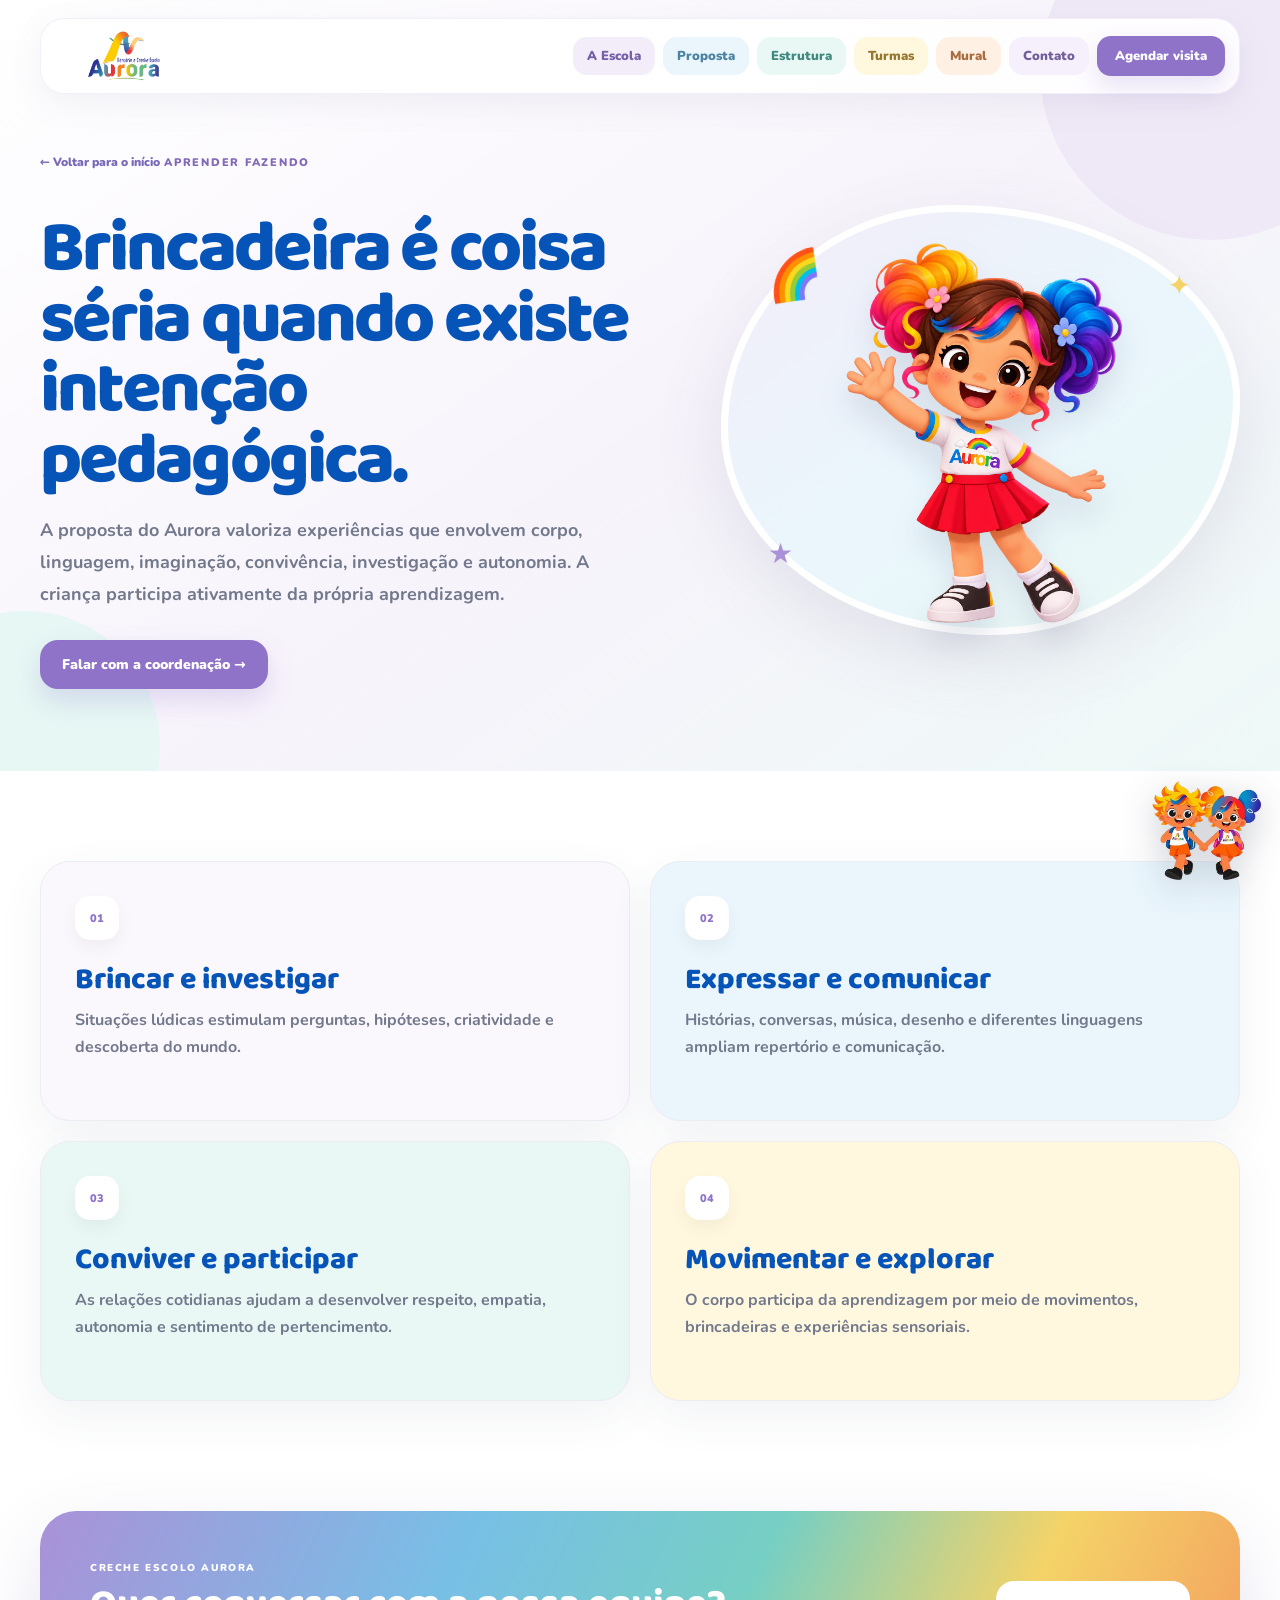
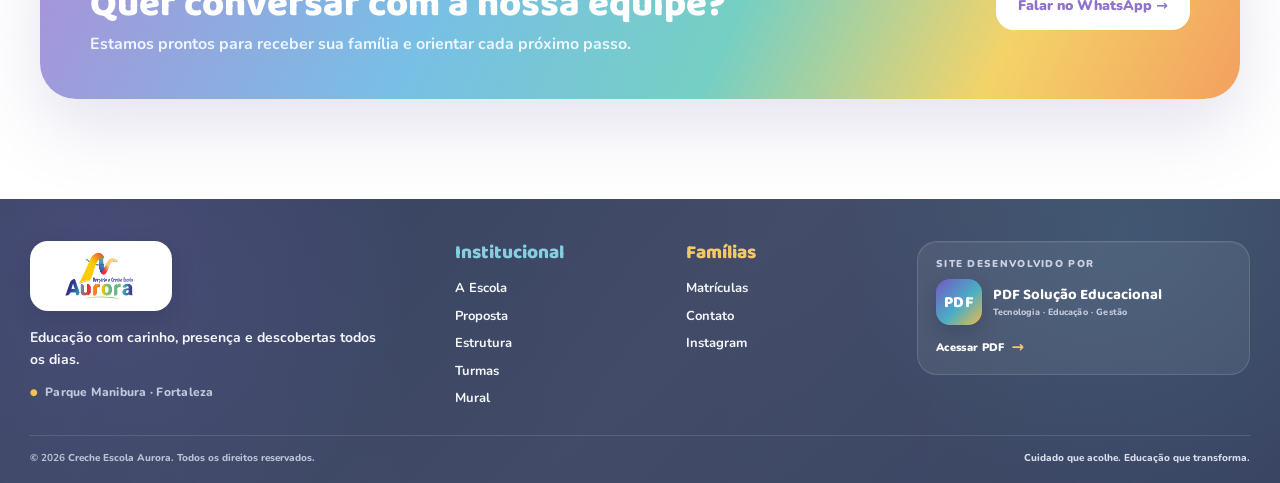
<file: proposta.html>
<!doctype html><html lang="pt-BR"><head><meta charset="UTF-8"><meta name="viewport" content="width=device-width,initial-scale=1"><meta name="theme-color" content="#aa91d8">  <link rel="icon" href="/favicon.svg" type="image/svg+xml" sizes="any">
  <link rel="shortcut icon" href="/favicon.svg" type="image/svg+xml">
  <link rel="manifest" href="/site.webmanifest">
  <meta name="robots" content="index,follow,max-image-preview:large,max-snippet:-1,max-video-preview:-1">
<title>Proposta Pedagógica | Berçário e Creche Escola Aurora</title><link rel="canonical" href="https://crecheescolaaurora.com.br/proposta.html"><meta name="description" content="Conheça a proposta pedagógica do Berçário e Creche Escola Aurora, com experiências lúdicas, vínculos, autonomia e desenvolvimento integral na primeira infância."><link rel="preconnect" href="https://fonts.googleapis.com"><link rel="preconnect" href="https://fonts.gstatic.com" crossorigin><link href="https://fonts.googleapis.com/css2?family=Baloo+2:wght@600;700;800&family=Nunito:wght@500;600;700;800;900&display=swap" rel="stylesheet"><link rel="stylesheet" href="styles.css"></head><body>
  <header class="site-header inner-header">
    <div class="nav-shell">
      <a class="brand-link" href="index.html" aria-label="Aurora - início">
        <img class="brand-logo" src="aurora-logo-oficial.webp" alt="Berçário e Creche Escola Aurora">
      </a>
      <button class="menu-button" aria-label="Abrir menu" aria-expanded="false"><span></span><span></span><span></span></button>
      <nav class="main-nav" aria-label="Menu principal">
        <a href="escola.html">A Escola</a>
        <a href="proposta.html">Proposta</a>
        <a href="estrutura.html">Estrutura</a>
        <a href="turmas.html">Turmas</a>
        <a href="mural.html">Mural</a>
        <a href="contato.html">Contato</a>
        <a class="nav-cta" href="matriculas.html#agendar">Agendar visita</a>
      </nav>
    </div>
  </header>
  <main class="inner-page">
    <section class="inner-hero">
      <div class="inner-orb a"></div><div class="inner-orb b"></div>
      <div class="inner-shell">
        <div class="inner-copy reveal">
          <a class="back-link" href="index.html">← Voltar para o início</a>
          <span class="section-kicker">APRENDER FAZENDO</span>
          <h1>Brincadeira é coisa séria quando existe intenção pedagógica.</h1>
          <p>A proposta do Aurora valoriza experiências que envolvem corpo, linguagem, imaginação, convivência, investigação e autonomia. A criança participa ativamente da própria aprendizagem.</p>
          <a class="button button-primary" href="https://wa.me/558597031125?text=Ol%C3%A1!%20Vim%20pelo%20site%20da%20Aurora%20e%20gostaria%20de%20saber%20mais%20sobre%20proposta%20pedag%C3%B3gica." target="_blank" rel="noopener">Falar com a coordenação →</a>
        </div>
        <div class="inner-brand-art reveal" data-delay="100">
          <div class="inner-rainbow">🌈</div>
          <img src="file_00000000a73c820eb5cc9fb49ef4f374.png" alt="Personagem Aurora">
          <span class="inner-star one">✦</span><span class="inner-star two">★</span>
        </div>
      </div>
    </section>
    <section class="detail-section">
      <div class="detail-grid"><article class="detail-card reveal" data-delay="0"><span class="detail-number">01</span><h2>Brincar e investigar</h2><p>Situações lúdicas estimulam perguntas, hipóteses, criatividade e descoberta do mundo.</p></article><article class="detail-card reveal" data-delay="60"><span class="detail-number">02</span><h2>Expressar e comunicar</h2><p>Histórias, conversas, música, desenho e diferentes linguagens ampliam repertório e comunicação.</p></article><article class="detail-card reveal" data-delay="120"><span class="detail-number">03</span><h2>Conviver e participar</h2><p>As relações cotidianas ajudam a desenvolver respeito, empatia, autonomia e sentimento de pertencimento.</p></article><article class="detail-card reveal" data-delay="180"><span class="detail-number">04</span><h2>Movimentar e explorar</h2><p>O corpo participa da aprendizagem por meio de movimentos, brincadeiras e experiências sensoriais.</p></article></div>
    </section>
    <section class="mini-cta">
      <div class="mini-cta-shell reveal"><div><span>CRECHE ESCOLO AURORA</span><h2>Quer conversar com a nossa equipe?</h2><p>Estamos prontos para receber sua família e orientar cada próximo passo.</p></div><a class="button button-white" href="https://wa.me/558597031125" target="_blank" rel="noopener">Falar no WhatsApp →</a></div>
    </section>
  </main>
  <footer class="site-footer">
    <div class="footer-shell">
      <div class="footer-brand">
        <img class="footer-brand-logo" src="aurora-logo-oficial.webp" alt="Berçário e Creche Escola Aurora">
        <p>Educação com carinho, presença e descobertas todos os dias.</p>
        <span class="footer-place">Parque Manibura · Fortaleza</span>
      </div>

      <div class="footer-links">
        <strong>Institucional</strong>
        <a href="escola.html">A Escola</a>
        <a href="proposta.html">Proposta</a>
        <a href="estrutura.html">Estrutura</a>
        <a href="turmas.html">Turmas</a>
        <a href="mural.html">Mural</a>
      </div>

      <div class="footer-links">
        <strong>Famílias</strong>
        <a href="matriculas.html">Matrículas</a>
        <a href="contato.html">Contato</a>
        <a href="https://www.instagram.com/bercariocrecheaurora/" target="_blank" rel="noopener">Instagram</a>
      </div>

      <a class="footer-developer" href="https://wa.me/5585984161882?text=Ol%C3%A1!%20Conheci%20a%20PDF%20Solu%C3%A7%C3%A3o%20Educacional%20pelo%20site%20da%20Creche%20Escola%20Aurora." target="_blank" rel="noopener" aria-label="Acessar PDF Solução Educacional pelo WhatsApp">
        <span class="developer-kicker">Site desenvolvido por</span>
        <span class="developer-mark">
          <span class="developer-monogram">PDF</span>
          <span class="developer-copy">
            <strong>PDF Solução Educacional</strong>
            <small>Tecnologia · Educação · Gestão</small>
          </span>
        </span>
        <span class="developer-access">Acessar PDF <b>→</b></span>
      </a>
    </div>

    <div class="footer-bottom">
      <span>© <b id="year"></b> Creche Escola Aurora. Todos os direitos reservados.</span>
      <span class="footer-signature">Cuidado que acolhe. Educação que transforma.</span>
    </div>
  </footer>
  <a class="aurora-whatsapp-mascot" href="https://wa.me/558597031125?text=Olá!%20Quero%20mais%20informações%20sobre%20a%20Creche%20Escola%20Aurora." target="_blank" rel="noopener" aria-label="Falar com o Aurora no WhatsApp"><img src="aurora-mascotes-whatsapp.webp" alt="Mascotes Aurora — falar no WhatsApp"></a>
  <script src="app.js"></script>
  </body></html>
</file>
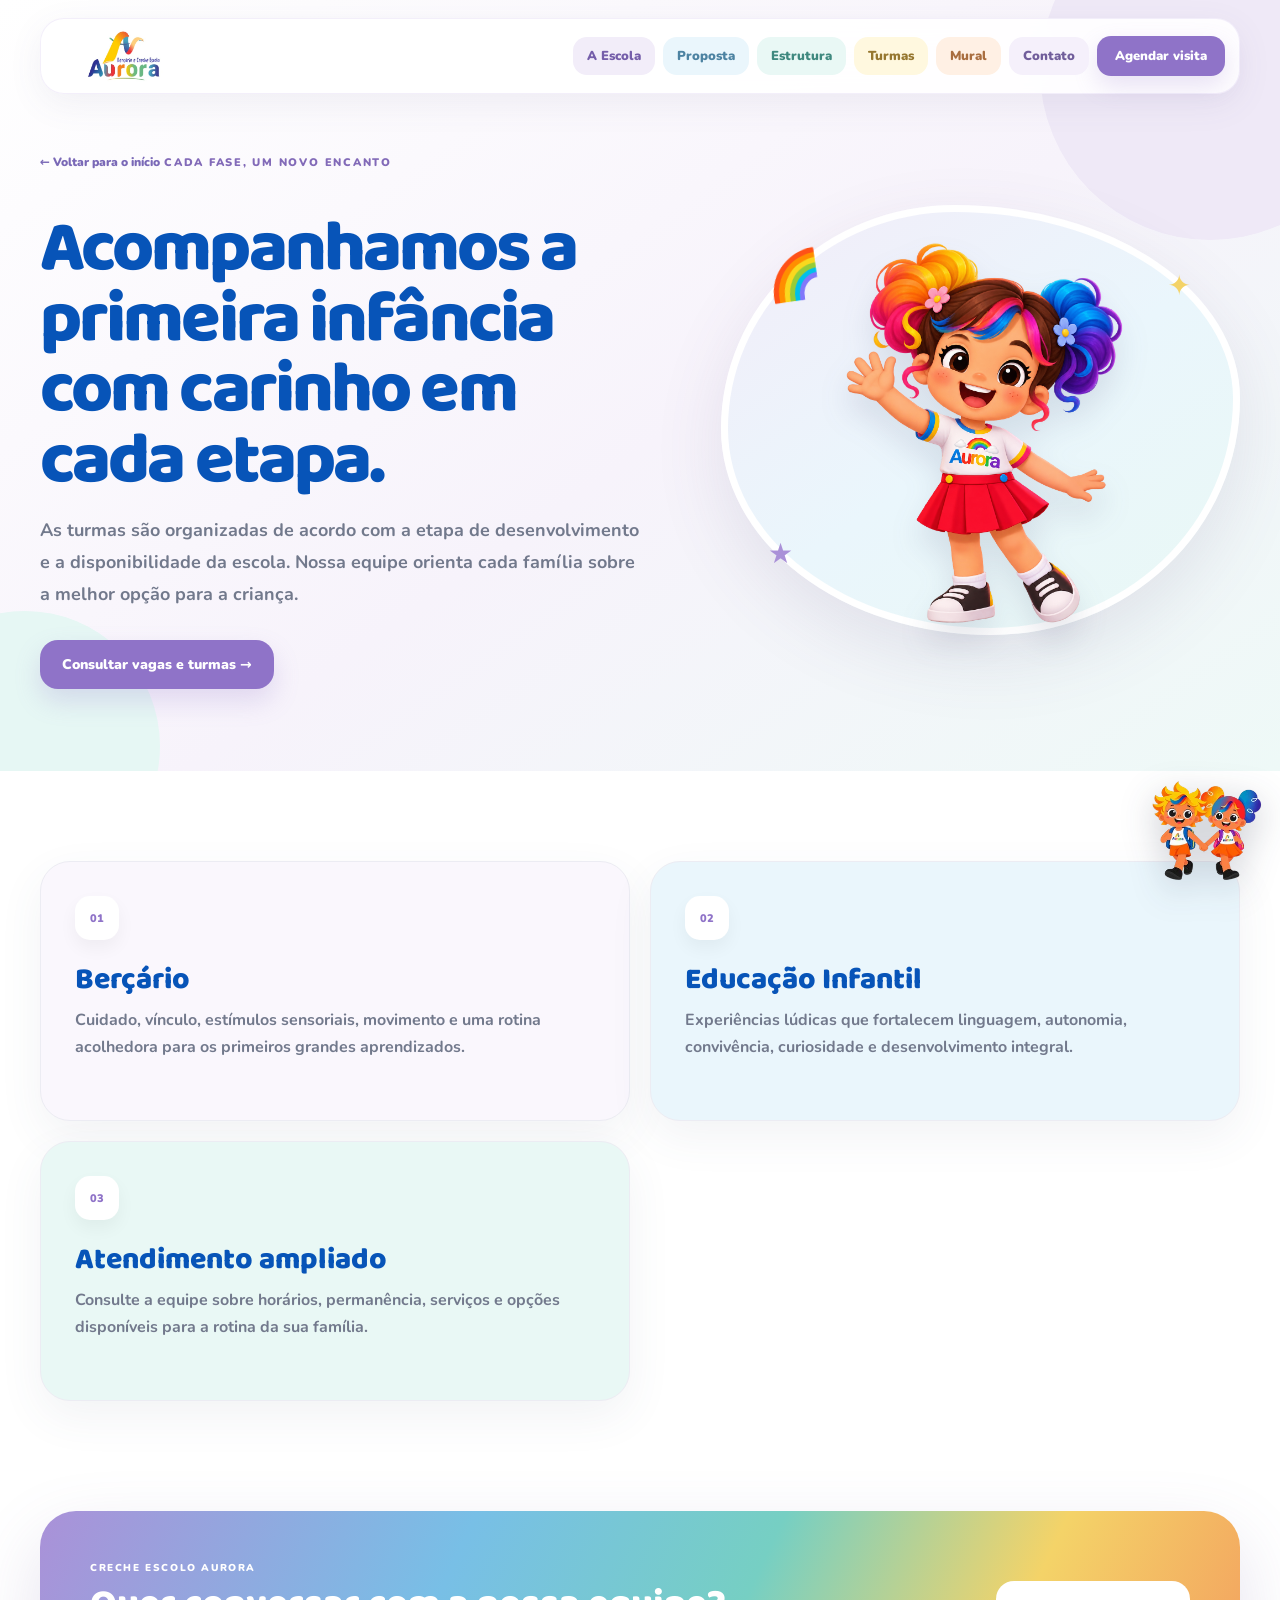
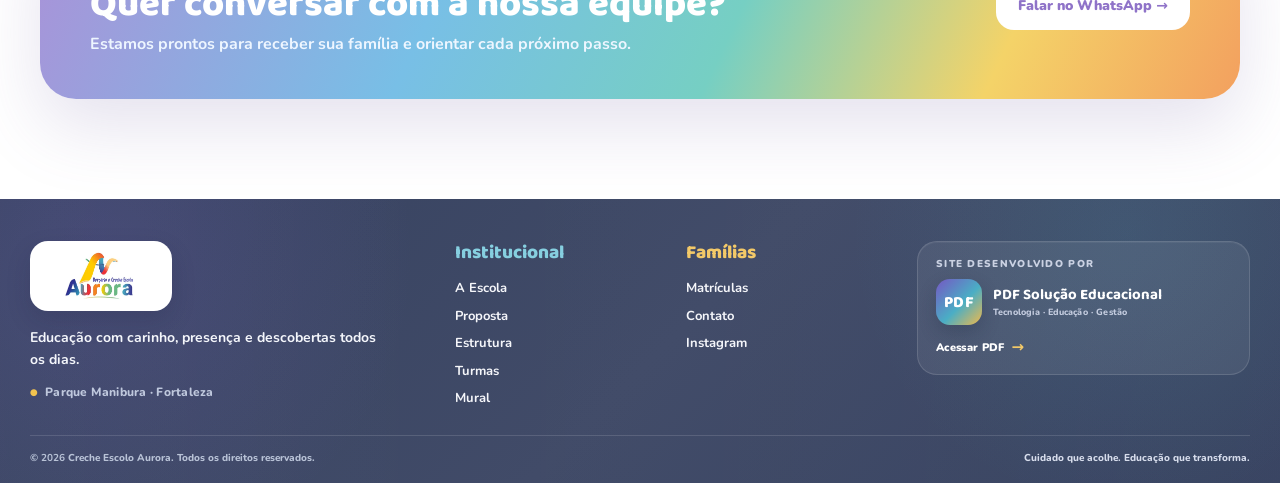
<file: turmas.html>
<!doctype html><html lang="pt-BR"><head><meta charset="UTF-8"><meta name="viewport" content="width=device-width,initial-scale=1"><meta name="theme-color" content="#aa91d8">  <link rel="icon" href="/favicon.svg" type="image/svg+xml" sizes="any">
  <link rel="shortcut icon" href="/favicon.svg" type="image/svg+xml">
  <link rel="manifest" href="/site.webmanifest">
  <meta name="robots" content="index,follow,max-image-preview:large,max-snippet:-1,max-video-preview:-1">
<title>Turmas | Berçário e Creche Escola Aurora</title><link rel="canonical" href="https://crecheescolaaurora.com.br/turmas.html"><meta name="description" content="Conheça as turmas do Berçário e Creche Escola Aurora e fale com a equipe sobre faixa etária, períodos e disponibilidade no Parque Manibura, Fortaleza."><link rel="preconnect" href="https://fonts.googleapis.com"><link rel="preconnect" href="https://fonts.gstatic.com" crossorigin><link href="https://fonts.googleapis.com/css2?family=Baloo+2:wght@600;700;800&family=Nunito:wght@500;600;700;800;900&display=swap" rel="stylesheet"><link rel="stylesheet" href="styles.css"></head><body>
  <header class="site-header inner-header">
    <div class="nav-shell">
      <a class="brand-link" href="index.html" aria-label="Aurora - início">
        <img class="brand-logo" src="aurora-logo-oficial.webp" alt="Berçário e Creche Escolo Aurora">
      </a>
      <button class="menu-button" aria-label="Abrir menu" aria-expanded="false"><span></span><span></span><span></span></button>
      <nav class="main-nav" aria-label="Menu principal">
        <a href="escola.html">A Escola</a>
        <a href="proposta.html">Proposta</a>
        <a href="estrutura.html">Estrutura</a>
        <a href="turmas.html">Turmas</a>
        <a href="mural.html">Mural</a>
        <a href="contato.html">Contato</a>
        <a class="nav-cta" href="matriculas.html#agendar">Agendar visita</a>
      </nav>
    </div>
  </header>
  <main class="inner-page">
    <section class="inner-hero">
      <div class="inner-orb a"></div><div class="inner-orb b"></div>
      <div class="inner-shell">
        <div class="inner-copy reveal">
          <a class="back-link" href="index.html">← Voltar para o início</a>
          <span class="section-kicker">CADA FASE, UM NOVO ENCANTO</span>
          <h1>Acompanhamos a primeira infância com carinho em cada etapa.</h1>
          <p>As turmas são organizadas de acordo com a etapa de desenvolvimento e a disponibilidade da escola. Nossa equipe orienta cada família sobre a melhor opção para a criança.</p>
          <a class="button button-primary" href="https://wa.me/558597031125?text=Ol%C3%A1!%20Vim%20pelo%20site%20da%20Aurora%20e%20gostaria%20de%20saber%20mais%20sobre%20turmas." target="_blank" rel="noopener">Consultar vagas e turmas →</a>
        </div>
        <div class="inner-brand-art reveal" data-delay="100">
          <div class="inner-rainbow">🌈</div>
          <img src="file_00000000a73c820eb5cc9fb49ef4f374.png" alt="Personagem Aurora">
          <span class="inner-star one">✦</span><span class="inner-star two">★</span>
        </div>
      </div>
    </section>
    <section class="detail-section">
      <div class="detail-grid"><article class="detail-card reveal" data-delay="0"><span class="detail-number">01</span><h2>Berçário</h2><p>Cuidado, vínculo, estímulos sensoriais, movimento e uma rotina acolhedora para os primeiros grandes aprendizados.</p></article><article class="detail-card reveal" data-delay="60"><span class="detail-number">02</span><h2>Educação Infantil</h2><p>Experiências lúdicas que fortalecem linguagem, autonomia, convivência, curiosidade e desenvolvimento integral.</p></article><article class="detail-card reveal" data-delay="120"><span class="detail-number">03</span><h2>Atendimento ampliado</h2><p>Consulte a equipe sobre horários, permanência, serviços e opções disponíveis para a rotina da sua família.</p></article></div>
    </section>
    <section class="mini-cta">
      <div class="mini-cta-shell reveal"><div><span>CRECHE ESCOLO AURORA</span><h2>Quer conversar com a nossa equipe?</h2><p>Estamos prontos para receber sua família e orientar cada próximo passo.</p></div><a class="button button-white" href="https://wa.me/558597031125" target="_blank" rel="noopener">Falar no WhatsApp →</a></div>
    </section>
  </main>
  <footer class="site-footer">
    <div class="footer-shell">
      <div class="footer-brand">
        <img class="footer-brand-logo" src="aurora-logo-oficial.webp" alt="Berçário e Creche Escolo Aurora">
        <p>Educação com carinho, presença e descobertas todos os dias.</p>
        <span class="footer-place">Parque Manibura · Fortaleza</span>
      </div>

      <div class="footer-links">
        <strong>Institucional</strong>
        <a href="escola.html">A Escola</a>
        <a href="proposta.html">Proposta</a>
        <a href="estrutura.html">Estrutura</a>
        <a href="turmas.html">Turmas</a>
        <a href="mural.html">Mural</a>
      </div>

      <div class="footer-links">
        <strong>Famílias</strong>
        <a href="matriculas.html">Matrículas</a>
        <a href="contato.html">Contato</a>
        <a href="https://www.instagram.com/bercariocrecheaurora/" target="_blank" rel="noopener">Instagram</a>
      </div>

      <a class="footer-developer" href="https://wa.me/5585984161882?text=Ol%C3%A1!%20Conheci%20a%20PDF%20Solu%C3%A7%C3%A3o%20Educacional%20pelo%20site%20da%20Creche%20Escola%20Aurora." target="_blank" rel="noopener" aria-label="Acessar PDF Solução Educacional pelo WhatsApp">
        <span class="developer-kicker">Site desenvolvido por</span>
        <span class="developer-mark">
          <span class="developer-monogram">PDF</span>
          <span class="developer-copy">
            <strong>PDF Solução Educacional</strong>
            <small>Tecnologia · Educação · Gestão</small>
          </span>
        </span>
        <span class="developer-access">Acessar PDF <b>→</b></span>
      </a>
    </div>

    <div class="footer-bottom">
      <span>© <b id="year"></b> Creche Escolo Aurora. Todos os direitos reservados.</span>
      <span class="footer-signature">Cuidado que acolhe. Educação que transforma.</span>
    </div>
  </footer>
  <a class="aurora-whatsapp-mascot" href="https://wa.me/558597031125?text=Olá!%20Quero%20mais%20informações%20sobre%20a%20Creche%20Escola%20Aurora." target="_blank" rel="noopener" aria-label="Falar com o Aurora no WhatsApp"><img src="aurora-mascotes-whatsapp.webp" alt="Mascotes Aurora — falar no WhatsApp"></a>
  <script src="app.js"></script>
  </body></html>
</file>
<file: styles.css>
:root{
  --ink:#31445f;--muted:#6f7d90;--lilac:#9b82df;--lilac-soft:#efe9fb;
  --yellow:#f5ca67;--yellow-soft:#fff5d9;--blue:#83c9ef;--blue-soft:#e8f6fd;
  --coral:#ef9a8f;--coral-soft:#fdeae6;--mint:#bfe3cc;--white:#fff;
  --shadow:0 24px 70px rgba(79,88,120,.13);--radius:34px
}
*{box-sizing:border-box}html{scroll-behavior:smooth}body{margin:0;font-family:"Nunito",system-ui,sans-serif;color:var(--ink);background:#fff;overflow-x:hidden}a{text-decoration:none;color:inherit}button{font:inherit}
.site-header{position:fixed;top:0;left:0;right:0;z-index:50;padding:18px 24px;transition:.3s}
.site-header.scrolled{padding-top:10px}.nav-shell{max-width:1200px;margin:auto;display:flex;align-items:center;justify-content:space-between;gap:24px;padding:10px 14px 10px 18px;border:1px solid rgba(255,255,255,.7);background:rgba(255,255,255,.78);backdrop-filter:blur(18px);border-radius:24px;box-shadow:0 10px 34px rgba(74,70,109,.08)}
.brand-link img{display:block;width:126px;height:54px;object-fit:contain}.main-nav{display:flex;align-items:center;gap:27px;font-size:13px;font-weight:900}.main-nav>a:not(.nav-cta){position:relative}.main-nav>a:not(.nav-cta):after{content:"";position:absolute;left:0;right:100%;bottom:-6px;height:2px;background:var(--lilac);transition:.25s}.main-nav>a:hover:after{right:0}.nav-cta{background:linear-gradient(135deg,var(--lilac),#7e70d3);color:#fff;padding:12px 18px;border-radius:15px;box-shadow:0 8px 22px rgba(142,112,214,.25)}
.menu-button{display:none;border:0;background:transparent;padding:8px}.menu-button span{display:block;width:23px;height:2px;background:var(--ink);margin:5px;border-radius:9px}
.hero{min-height:100vh;position:relative;display:flex;align-items:center;padding:130px 24px 70px;background:linear-gradient(145deg,#fffdf8 0%,#fbf7ff 46%,#eef8ff 100%);overflow:hidden}
.hero-shell{max-width:1320px;margin:auto;display:grid;grid-template-columns:.88fr 1.12fr;align-items:center;gap:48px;position:relative;z-index:2}
.eyebrow,.section-kicker{display:inline-flex;align-items:center;gap:8px;font-size:11px;font-weight:900;letter-spacing:.16em;text-transform:uppercase;color:#7d68bd}.eyebrow i{width:8px;height:8px;border-radius:50%;background:var(--yellow);box-shadow:0 0 0 6px rgba(245,202,103,.18)}
.hero h1,.section h2{font-family:"Baloo 2",system-ui,sans-serif;margin:16px 0 14px;letter-spacing:-.035em}.hero h1{font-size:clamp(48px,6vw,78px);line-height:.98;max-width:740px;color:#0047AB}.hero h1 span{background:linear-gradient(90deg,#8f73da,#ec958d,#e8b74d);-webkit-background-clip:text;background-clip:text;color:transparent}.hero-copy>p{max-width:650px;font-size:18px;line-height:1.75;color:var(--muted);font-weight:700}.hero-actions{display:flex;gap:12px;flex-wrap:wrap;margin-top:30px}.button{display:inline-flex;align-items:center;justify-content:center;gap:10px;padding:15px 22px;border-radius:18px;font-size:14px;font-weight:900;transition:.25s}.button:hover{transform:translateY(-3px)}.button-primary{background:linear-gradient(135deg,var(--lilac),#7f70d4);color:#fff;box-shadow:0 14px 30px rgba(141,110,214,.25)}.button-soft{background:#fff;color:var(--ink);border:1px solid #eceaf3;box-shadow:0 10px 25px rgba(76,75,104,.07)}.button-white{background:#fff;color:#7962bf}.hero-tags{display:flex;flex-wrap:wrap;gap:10px;margin-top:27px}.hero-tags span{padding:9px 12px;border-radius:999px;font-size:12px;font-weight:800;background:#fff;border:1px solid #eeeaf5}
.hero-art{position:relative;width:100%;min-width:0}.hero-card{min-height:560px;position:relative;display:flex;align-items:flex-end;justify-content:center;border-radius:46% 54% 44% 56% / 45% 44% 56% 55%;background:linear-gradient(145deg,#f3edff,#e5f7ff 54%,#fff2d4);box-shadow:var(--shadow);overflow:hidden;border:8px solid rgba(255,255,255,.85)}.hero-card:before{content:"";position:absolute;width:360px;height:360px;border-radius:50%;background:#fff7;top:52px;left:50%;transform:translateX(-50%)}.mascot-wrap{position:relative;z-index:2;width:86%;display:flex;justify-content:center}.mascot-wrap img{max-height:500px;max-width:100%;object-fit:contain;filter:drop-shadow(0 24px 18px rgba(73,79,118,.16));animation:floaty 4s ease-in-out infinite}.hero-bubble{position:absolute;z-index:4;background:#fff;border:1px solid #eeeaf5;border-radius:18px;padding:11px 14px;font-size:12px;font-weight:900;box-shadow:0 14px 30px rgba(74,68,98,.11)}.bubble-one{left:9%;top:15%;transform:rotate(-4deg)}.bubble-two{right:7%;bottom:15%;transform:rotate(4deg)}.spark{position:absolute;z-index:3;font-size:29px;color:#f0ba40}.spark-a{right:12%;top:8%}.spark-b{left:11%;bottom:11%;color:#9a80df}.orb{position:absolute;border-radius:50%;filter:blur(1px)}.orb-one{width:430px;height:430px;right:-170px;top:-130px;background:#f3e5ff}.orb-two{width:320px;height:320px;left:-120px;bottom:-100px;background:#e4f6ff}.rainbow-line{position:absolute;width:510px;height:255px;border:28px solid rgba(243,197,93,.22);border-bottom:0;border-radius:260px 260px 0 0;right:-90px;bottom:-60px;transform:rotate(-10deg)}.scroll-hint{position:absolute;bottom:24px;left:50%;width:38px;height:38px;border-radius:50%;display:grid;place-items:center;background:#fff;box-shadow:0 8px 22px #0001;animation:bounce 2s infinite}
.section{padding:105px 24px}.section-shell{max-width:1200px;margin:auto}.section-light{background:#fff}.section-pastel{background:linear-gradient(180deg,#fbf7ff 0,#f7fbff 100%)}.section-white{background:#fff}.section-heading{max-width:820px}.section h2{font-size:clamp(38px,5vw,58px);line-height:1.04}.section-heading>p,.side-copy{font-size:17px;line-height:1.75;color:var(--muted);font-weight:700}.value-grid{display:grid;grid-template-columns:repeat(3,1fr);gap:20px;margin-top:46px}.value-card{padding:30px;border:1px solid #eeeef4;border-radius:28px;background:#fff;box-shadow:0 16px 45px rgba(78,81,104,.07);transition:.25s}.value-card:hover{transform:translateY(-7px);box-shadow:var(--shadow)}.icon{width:54px;height:54px;border-radius:18px;display:grid;place-items:center;font-size:26px}.icon.lilac{background:var(--lilac-soft)}.icon.yellow{background:var(--yellow-soft)}.icon.blue{background:var(--blue-soft)}.value-card h3,.experience-card h3{font-family:"Baloo 2",sans-serif;font-size:26px;margin:19px 0 8px}.value-card p,.experience-card p{margin:0;color:var(--muted);font-weight:700;line-height:1.65}
.split-title{display:grid;grid-template-columns:1.15fr .85fr;gap:70px;align-items:end}.experience-grid{margin-top:48px;display:grid;grid-template-columns:repeat(4,1fr);gap:18px}.experience-card{min-height:270px;padding:28px;border-radius:30px;background:#fff;border:1px solid #ececf3;box-shadow:0 16px 40px rgba(82,85,112,.06);display:flex;flex-direction:column}.experience-card.large{grid-column:span 2;grid-row:span 2;min-height:560px;background:linear-gradient(145deg,#efe8fb,#fff3df)}.experience-card:nth-child(2){background:#eaf7fd}.experience-card:nth-child(3){background:#fff4dc}.experience-card:nth-child(4){background:#eaf6ee}.experience-card:nth-child(5){background:#fdebe7}.experience-icon{font-size:42px;margin-bottom:auto}.experience-card.large .experience-icon{font-size:72px}.experience-card>span{font-size:10px;font-weight:900;letter-spacing:.15em;color:#8271b6}.experience-card.large h3{font-size:40px}.experience-card.large p{font-size:17px;max-width:520px}
.family-panel{display:grid;grid-template-columns:1.15fr .85fr;gap:70px;align-items:center;padding:58px;border-radius:40px;background:linear-gradient(135deg,#fff8e5,#f7f0ff 55%,#eaf8ff);position:relative;overflow:hidden}.family-panel h2{max-width:620px}.family-panel p{color:var(--muted);font-size:17px;font-weight:700;line-height:1.7;max-width:620px}.contact-row{display:grid;gap:10px;margin-top:26px}.contact-row a{display:flex;justify-content:space-between;gap:22px;align-items:center;padding:16px 18px;background:#fff;border:1px solid #eeeaf1;border-radius:18px;transition:.2s}.contact-row a:hover{transform:translateX(6px)}.contact-row b{font-size:14px}.contact-row small{font-size:12px;color:var(--muted);font-weight:800;text-align:right}.family-visual{min-height:420px;position:relative;display:grid;place-items:center}.family-circle{width:330px;height:330px;border-radius:50%;background:linear-gradient(145deg,#9a81dd,#7dc8ef);color:#fff;display:grid;place-items:center;text-align:center;box-shadow:0 30px 65px rgba(124,107,183,.24);transform:rotate(3deg)}.family-circle span{font-size:48px;margin-bottom:-55px}.family-circle strong{font-family:"Baloo 2",sans-serif;font-size:40px;line-height:.95}.mini-star{position:absolute;font-size:34px;color:#f2bd4c}.mini-star.one{top:42px;right:18px}.mini-star.two{bottom:40px;left:8px;color:#f29a8d}
.visit-section{padding-top:0;background:#fff}.visit-card{padding:52px 58px;border-radius:38px;background:linear-gradient(120deg,#8f72da,#8178d7 55%,#74bfe9);color:#fff;display:flex;align-items:center;justify-content:space-between;gap:35px;box-shadow:0 28px 70px rgba(112,95,174,.22)}.visit-card h2{max-width:760px;margin-bottom:8px}.visit-card p{margin:0;opacity:.9;font-weight:700}.section-kicker.light{color:#fff0af}
.section-location{background:#f8fbfd}.location-grid{display:grid;grid-template-columns:.8fr 1.2fr;gap:60px;align-items:center}.location-actions{display:flex;align-items:center;gap:18px;margin-top:28px;flex-wrap:wrap}.text-link{font-size:14px;font-weight:900;color:#7761ba}.map-card{background:#fff;border-radius:34px;padding:18px;box-shadow:var(--shadow);border:1px solid #edf0f3}.map-art{height:410px;border-radius:25px;position:relative;overflow:hidden;background:linear-gradient(135deg,#eaf4e7,#f5f1df 60%,#e5f3fb)}.map-art:before,.map-art:after{content:"";position:absolute;border-radius:50%;background:#d5ebd4}.map-art:before{width:170px;height:170px;right:-45px;top:-42px}.map-art:after{width:120px;height:120px;left:-30px;bottom:-24px}.map-road{position:absolute;height:46px;background:#fff;box-shadow:0 0 0 2px #e6e8e8;border-radius:50px}.road-one{width:520px;left:-70px;top:120px;transform:rotate(19deg)}.road-two{width:430px;right:-100px;top:240px;transform:rotate(-22deg)}.road-three{width:350px;left:160px;top:185px;transform:rotate(86deg)}.pin{position:absolute;left:52%;top:48%;transform:translate(-50%,-50%);display:grid;place-items:center;background:#fff;padding:13px 17px;border-radius:17px;box-shadow:0 15px 34px #0002;z-index:4}.pin span{font-size:29px}.pin strong{font-size:13px;color:#755fb5}.map-card>small{display:block;text-align:center;padding:14px 5px 2px;font-weight:900;color:var(--muted)}
.site-footer{padding:70px 24px 26px;background:#39455e;color:#fff}.footer-shell{max-width:1200px;margin:auto;display:grid;grid-template-columns:1.5fr .7fr .7fr;gap:70px}.footer-brand img{width:170px;height:78px;object-fit:contain;background:#fff;border-radius:20px;padding:8px}.footer-brand p{max-width:370px;color:#ccd3df;line-height:1.65;font-weight:700}.footer-links{display:grid;align-content:start;gap:10px}.footer-links strong{font-family:"Baloo 2";font-size:20px;margin-bottom:4px}.footer-links a{color:#d9dfE7;font-weight:700;font-size:13px}.footer-bottom{max-width:1200px;margin:40px auto 0;padding-top:20px;border-top:1px solid #ffffff1d;display:flex;justify-content:space-between;gap:20px;font-size:11px;color:#aeb8c8;font-weight:800}
.floating-wa{position:fixed;right:22px;bottom:22px;z-index:40;width:58px;height:58px;border-radius:20px;display:grid;place-items:center;background:#25c76b;color:#fff;font-size:26px;font-weight:900;box-shadow:0 14px 30px rgba(34,174,93,.25);transition:.25s}.floating-wa:hover{transform:translateY(-5px) rotate(-3deg)}
.reveal{opacity:0;transform:translateY(24px);transition:opacity .75s ease,transform .75s ease}.reveal.visible{opacity:1;transform:none}
@keyframes floaty{50%{transform:translateY(-10px) rotate(1deg)}}@keyframes bounce{50%{transform:translateY(6px)}}
@media(max-width:980px){
  .main-nav{position:absolute;top:78px;left:14px;right:14px;display:none;flex-direction:column;align-items:stretch;padding:18px;background:#fff;border-radius:22px;box-shadow:var(--shadow)}.main-nav.open{display:flex}.menu-button{display:block}.hero-shell,.split-title,.family-panel,.location-grid{grid-template-columns:1fr}.hero{padding-top:140px}.hero-art{max-width:620px;width:100%;margin:auto}.experience-grid{grid-template-columns:repeat(2,1fr)}.experience-card.large{grid-column:span 2}.family-panel{gap:28px}.visit-card{flex-direction:column;align-items:flex-start}.footer-shell{grid-template-columns:1fr 1fr}.footer-brand{grid-column:span 2}
}
@media(max-width:640px){
  .site-header{padding:10px}.nav-shell{border-radius:20px}.brand-link img{width:104px;height:44px}.hero{padding:118px 18px 54px}.hero-shell{gap:40px}.hero h1{font-size:48px}.hero-copy>p{font-size:16px}.hero-tags{gap:7px}.hero-card{min-height:430px}.mascot-wrap img{max-height:385px}.hero-bubble{font-size:10px}.section{padding:76px 18px}.section h2{font-size:39px}.value-grid,.experience-grid{grid-template-columns:1fr}.experience-card.large{grid-column:span 1;grid-row:auto;min-height:390px}.experience-card.large h3{font-size:32px}.family-panel{padding:30px 22px;border-radius:30px}.family-circle{width:250px;height:250px}.family-circle strong{font-size:31px}.family-visual{min-height:300px}.contact-row a{align-items:flex-start;flex-direction:column;gap:3px}.contact-row small{text-align:left}.visit-card{padding:34px 25px}.map-art{height:320px}.footer-shell{grid-template-columns:1fr;gap:34px}.footer-brand{grid-column:auto}.footer-bottom{flex-direction:column}.floating-wa{width:52px;height:52px;border-radius:17px}.scroll-hint{display:none}
}
@media(prefers-reduced-motion:reduce){*{animation:none!important;transition:none!important}.reveal{opacity:1;transform:none}}

/* Páginas internas do site institucional */
.inner-page{background:#fff}.inner-header{position:fixed}.inner-hero{min-height:680px;padding:150px 24px 82px;position:relative;overflow:hidden;background:linear-gradient(145deg,#fffdf8,#faf6ff 52%,#eef9ff)}.inner-shell{position:relative;z-index:2;max-width:1200px;margin:auto;display:grid;grid-template-columns:1.08fr .92fr;gap:72px;align-items:center}.inner-copy{max-width:720px}.back-link{display:inline-flex;margin-bottom:28px;color:#7a69b7;font-size:12px;font-weight:900}.inner-copy h1{font:800 clamp(46px,6vw,72px)/.98 "Baloo 2",sans-serif;letter-spacing:-.04em;margin:16px 0 18px}.inner-copy>p{font-size:18px;line-height:1.78;color:var(--muted);font-weight:700;margin:0 0 30px}.inner-brand-art{min-height:430px;border-radius:45% 55% 48% 52% / 52% 45% 55% 48%;background:linear-gradient(145deg,#f0e8fc,#e6f7fd,#fff0d7);position:relative;display:flex;align-items:flex-end;justify-content:center;box-shadow:var(--shadow);border:7px solid #fff}.inner-brand-art img{max-height:390px;max-width:82%;object-fit:contain;filter:drop-shadow(0 18px 15px rgba(74,78,112,.14));animation:floaty 4s ease-in-out infinite}.inner-rainbow{position:absolute;top:32px;left:38px;font-size:46px;transform:rotate(-8deg)}.inner-star{position:absolute;font-size:28px}.inner-star.one{right:42px;top:55px;color:#e4ad37}.inner-star.two{left:40px;bottom:55px;color:#9c81df}.inner-orb{position:absolute;border-radius:50%}.inner-orb.a{width:340px;height:340px;background:#f1e6ff;right:-100px;top:-100px}.inner-orb.b{width:270px;height:270px;background:#e2f5ff;left:-110px;bottom:-110px}.detail-section{padding:90px 24px 110px}.detail-grid{max-width:1200px;margin:auto;display:grid;grid-template-columns:repeat(2,1fr);gap:20px}.detail-card{min-height:260px;padding:34px;border-radius:30px;border:1px solid #ececf3;background:#fff;box-shadow:0 16px 45px rgba(75,80,109,.07)}.detail-card:nth-child(4n+1){background:#fbf7ff}.detail-card:nth-child(4n+2){background:#eef9fd}.detail-card:nth-child(4n+3){background:#fff7e6}.detail-card:nth-child(4n){background:#fdefeb}.detail-number{display:grid;place-items:center;width:44px;height:44px;border-radius:15px;background:#fff;color:#806abf;font-size:11px;font-weight:900;box-shadow:0 8px 18px #0000000c}.detail-card h2{font:800 30px/1.08 "Baloo 2",sans-serif;margin:24px 0 10px}.detail-card p{margin:0;color:var(--muted);font-weight:700;line-height:1.7}.mini-cta{padding:0 24px 100px}.mini-cta-shell{max-width:1200px;margin:auto;padding:44px 50px;border-radius:36px;background:linear-gradient(120deg,#9177d8,#7ac2e9);color:#fff;display:flex;align-items:center;justify-content:space-between;gap:30px;box-shadow:0 28px 70px rgba(118,96,176,.2)}.mini-cta-shell>div>span{font-size:10px;font-weight:900;letter-spacing:.16em}.mini-cta-shell h2{font:800 38px/1 "Baloo 2",sans-serif;margin:9px 0}.mini-cta-shell p{margin:0;font-weight:700;color:#eef6ff}
@media(max-width:980px){.inner-shell{grid-template-columns:1fr}.inner-brand-art{max-width:580px;width:100%;margin:auto}.detail-grid{grid-template-columns:1fr 1fr}.mini-cta-shell{flex-direction:column;align-items:flex-start}}
@media(max-width:640px){.inner-hero{padding:118px 18px 64px}.inner-copy h1{font-size:46px}.inner-copy>p{font-size:16px}.inner-brand-art{min-height:340px}.inner-brand-art img{max-height:310px}.detail-section{padding:68px 18px 78px}.detail-grid{grid-template-columns:1fr}.detail-card{min-height:auto;padding:27px}.mini-cta{padding:0 18px 76px}.mini-cta-shell{padding:32px 25px}.mini-cta-shell h2{font-size:32px}}

/* Conversão e captação */
.trust-strip{padding:0 24px;background:#fff;position:relative;z-index:4}.trust-shell{max-width:1200px;margin:-26px auto 0;padding:18px 20px;display:grid;grid-template-columns:repeat(3,1fr) auto;gap:10px;align-items:center;border:1px solid #eceaf3;background:#fff;border-radius:24px;box-shadow:0 18px 45px rgba(78,81,104,.1)}.trust-shell>div{display:flex;align-items:center;gap:11px;padding:7px 13px}.trust-shell>div>span{font-size:24px}.trust-shell p{margin:0;display:grid;gap:1px}.trust-shell strong{font-size:13px}.trust-shell small{color:var(--muted);font-size:11px;font-weight:800}.trust-shell>a{padding:13px 16px;border-radius:15px;background:var(--lilac-soft);color:#7760b9;font-size:12px;font-weight:900;text-align:center}
.conversion-journey{background:#fff9ec}.journey-grid{display:grid;grid-template-columns:repeat(3,1fr);gap:18px;margin-top:40px}.journey-card{position:relative;padding:30px;border-radius:28px;background:#fff;border:1px solid #f1eadc;box-shadow:0 14px 36px rgba(80,78,99,.06)}.journey-card>b{position:absolute;right:20px;top:18px;font-size:44px;line-height:1;color:#f0e8d8;font-family:"Baloo 2",sans-serif}.journey-card>span{font-size:34px}.journey-card h3{font:800 25px/1.05 "Baloo 2",sans-serif;margin:23px 0 8px}.journey-card p{margin:0;color:var(--muted);line-height:1.65;font-weight:700}
.lead-section{background:linear-gradient(150deg,#f8f3ff,#f4fbff 55%,#fff8e8)}.lead-layout{display:grid;grid-template-columns:.92fr 1.08fr;gap:70px;align-items:center}.lead-copy h2{font:800 clamp(38px,5vw,58px)/1.03 "Baloo 2",sans-serif;margin:16px 0}.lead-copy>p{font-size:17px;line-height:1.75;color:var(--muted);font-weight:700}.lead-copy ul{list-style:none;padding:0;margin:25px 0 0;display:grid;gap:10px;font-size:13px;font-weight:900;color:#69768a}.lead-form{background:#fff;border:1px solid #eceaf3;border-radius:32px;padding:30px;box-shadow:var(--shadow);display:grid;gap:16px}.form-heading{display:flex;align-items:center;gap:12px;margin-bottom:3px}.form-heading>span{display:grid;place-items:center;width:50px;height:50px;border-radius:17px;background:var(--lilac-soft);font-size:24px}.form-heading>div{display:grid}.form-heading strong{font:800 23px/1.05 "Baloo 2",sans-serif}.form-heading small{color:var(--muted);font-size:11px;font-weight:800}.lead-form label{display:grid;gap:6px;font-size:11px;letter-spacing:.04em;font-weight:900;color:#627086}.lead-form input,.lead-form select{width:100%;border:1px solid #e7e7ee;border-radius:14px;background:#fbfcfe;color:var(--ink);padding:14px 15px;outline:none;font:700 14px "Nunito",sans-serif}.lead-form input:focus,.lead-form select:focus{border-color:#a58ce2;box-shadow:0 0 0 3px rgba(155,130,223,.12)}.form-grid{display:grid;grid-template-columns:1fr 1fr;gap:12px}.form-submit{border:0;cursor:pointer;margin-top:2px;width:100%}.form-note{text-align:center;color:#8a95a4;font-size:10px;font-weight:700;line-height:1.45}
.faq-section{background:#fff}.faq-layout{display:grid;grid-template-columns:.8fr 1.2fr;gap:70px;align-items:start}.faq-list{display:grid;gap:10px}.faq-list details{border:1px solid #ececf2;background:#fff;border-radius:20px;padding:0 19px;box-shadow:0 10px 30px rgba(78,81,104,.04)}.faq-list summary{list-style:none;cursor:pointer;display:flex;justify-content:space-between;gap:20px;align-items:center;padding:19px 0;font-weight:900}.faq-list summary::-webkit-details-marker{display:none}.faq-list summary span{font-size:22px;color:#8a72cf;transition:.2s}.faq-list details[open] summary span{transform:rotate(45deg)}.faq-list p{margin:0;padding:0 0 20px;color:var(--muted);font-weight:700;line-height:1.65;font-size:14px}
.mobile-visit-cta{display:none}
@media(max-width:980px){.trust-shell{grid-template-columns:1fr 1fr}.trust-shell>a{grid-column:span 2}.journey-grid{grid-template-columns:1fr}.lead-layout,.faq-layout{grid-template-columns:1fr}}
@media(max-width:640px){body{padding-bottom:73px}.trust-strip{padding:0 12px}.trust-shell{grid-template-columns:1fr;margin-top:-10px;padding:10px;border-radius:20px}.trust-shell>div{padding:8px 10px}.trust-shell>a{grid-column:auto}.journey-grid{gap:12px}.lead-form{padding:22px;border-radius:25px}.form-grid{grid-template-columns:1fr}.mobile-visit-cta{position:fixed;left:10px;right:78px;bottom:10px;z-index:45;height:56px;display:grid;grid-template-columns:35px 1fr;grid-template-rows:1fr 1fr;column-gap:8px;align-items:center;padding:8px 13px;border-radius:18px;background:linear-gradient(135deg,#9075da,#7bbfea);color:#fff;box-shadow:0 12px 30px rgba(98,82,156,.3)}.mobile-visit-cta>span{grid-row:1/3;font-size:25px}.mobile-visit-cta strong{align-self:end;font-size:13px;line-height:1}.mobile-visit-cta small{align-self:start;font-size:9px;font-weight:800;opacity:.9}.floating-wa{right:10px;bottom:10px}}

/* Prova visual, etapas e rotina */
.proof-gallery{background:#fff}.gallery-heading{display:grid;grid-template-columns:1.12fr .88fr;gap:70px;align-items:end}.gallery-heading h2{font:800 clamp(38px,5vw,58px)/1.03 "Baloo 2",sans-serif;margin:16px 0 0}.gallery-heading>p{margin:0;color:var(--muted);font-size:16px;line-height:1.75;font-weight:700}.photo-grid{margin-top:42px;display:grid;grid-template-columns:1.35fr .8fr .8fr;grid-template-rows:260px 260px;gap:16px}.photo-slot{position:relative;overflow:hidden;border-radius:28px;background:#f7f7fb;border:1px solid #ececf3;box-shadow:0 14px 36px rgba(76,78,102,.06)}.photo-main{grid-row:span 2}.photo-placeholder{position:absolute;inset:0;display:flex;flex-direction:column;align-items:center;justify-content:center;text-align:center;padding:20px;background:linear-gradient(145deg,#fff5da,#f1e9fb);color:#6f63a0}.photo-placeholder span{font-size:58px}.photo-placeholder small{margin-top:12px;font-size:9px;letter-spacing:.16em;font-weight:900;text-transform:uppercase;opacity:.65}.photo-placeholder strong{margin-top:5px;font:800 24px/1 "Baloo 2",sans-serif}.photo-main .photo-placeholder span{font-size:78px}.photo-main .photo-placeholder strong{font-size:34px}.lilac-bg{background:linear-gradient(145deg,#f2eafb,#ebe7f8)}.blue-bg{background:linear-gradient(145deg,#eaf7fd,#e6f3fb)}.coral-bg{background:linear-gradient(145deg,#fdebe7,#fff4ef)}.mint-bg{background:linear-gradient(145deg,#eaf6ee,#f0f8f2)}.photo-caption{position:absolute;left:13px;right:13px;bottom:13px;padding:13px 14px;border-radius:17px;background:rgba(255,255,255,.88);backdrop-filter:blur(12px);box-shadow:0 8px 20px rgba(70,72,95,.08);display:grid;gap:2px}.photo-caption b{font-size:12px}.photo-caption span{font-size:10px;color:var(--muted);font-weight:700}.gallery-actions{display:flex;justify-content:flex-end;align-items:center;gap:20px;margin-top:25px}
.audience-section{background:linear-gradient(180deg,#fff9e9,#fff)}.audience-grid{display:grid;grid-template-columns:repeat(3,1fr);gap:18px;margin-top:40px}.audience-card{display:block;padding:29px;border-radius:29px;background:#fff;border:1px solid #ecebf2;box-shadow:0 14px 36px rgba(77,80,105,.06);transition:.25s}.audience-card:hover{transform:translateY(-6px);box-shadow:var(--shadow)}.audience-card:nth-child(2){background:#f8f3ff}.audience-card:nth-child(3){background:#eef8fd}.audience-icon{display:grid;place-items:center;width:58px;height:58px;border-radius:19px;background:#fff;font-size:28px;box-shadow:0 8px 18px #0000000c}.audience-card small{display:block;margin-top:22px;color:#8370bb;font-size:9px;letter-spacing:.15em;font-weight:900}.audience-card h3{font:800 30px/1.05 "Baloo 2",sans-serif;margin:7px 0 9px}.audience-card p{min-height:75px;color:var(--muted);font-weight:700;line-height:1.6}.audience-card b{font-size:12px;color:#7963b7}
.routine-section{background:#f7fbfd}.routine-layout{display:grid;grid-template-columns:.9fr 1.1fr;gap:70px;align-items:center}.routine-section .section-heading .button{margin-top:22px}.routine-timeline{position:relative;display:grid;gap:13px}.routine-timeline:before{content:"";position:absolute;left:27px;top:30px;bottom:30px;width:2px;background:linear-gradient(#d9cdef,#bce2f2,#f2d690)}.routine-timeline article{position:relative;display:grid;grid-template-columns:56px 1fr;gap:15px;align-items:center;padding:16px 18px 16px 0;border-radius:22px;background:#fff;border:1px solid #edf0f2;box-shadow:0 10px 28px rgba(77,80,105,.05)}.routine-timeline article>span{position:relative;z-index:2;width:56px;height:56px;display:grid;place-items:center;border-radius:18px;background:#f4ecff;color:#7b65ba;font-size:10px;font-weight:900;margin-left:0}.routine-timeline article:nth-child(2)>span{background:#e9f7fd;color:#4b8ba8}.routine-timeline article:nth-child(3)>span{background:#fff4dc;color:#a87b2a}.routine-timeline article:nth-child(4)>span{background:#fdebe7;color:#ae6d65}.routine-timeline b{font:800 21px/1 "Baloo 2",sans-serif}.routine-timeline p{margin:4px 0 0;color:var(--muted);font-size:13px;font-weight:700;line-height:1.55}
@media(max-width:980px){.gallery-heading,.routine-layout{grid-template-columns:1fr}.photo-grid{grid-template-columns:1fr 1fr;grid-template-rows:380px 220px 220px}.photo-main{grid-column:span 2;grid-row:auto}.audience-grid{grid-template-columns:1fr 1fr}.audience-card:last-child{grid-column:span 2}}
@media(max-width:640px){.gallery-heading{gap:18px}.photo-grid{grid-template-columns:1fr;grid-template-rows:none}.photo-slot,.photo-main{grid-column:auto;grid-row:auto;min-height:240px}.photo-main{min-height:320px}.gallery-actions{align-items:stretch;flex-direction:column}.gallery-actions .button,.gallery-actions .text-link{text-align:center}.audience-grid{grid-template-columns:1fr}.audience-card:last-child{grid-column:auto}.audience-card p{min-height:auto}.routine-layout{gap:35px}.routine-timeline article{grid-template-columns:50px 1fr}.routine-timeline article>span{width:50px;height:50px;border-radius:16px}}


/* Aurora Brand System — lavanda + branco, azul/verde-água de apoio, laranja/amarelo de destaque */
:root{
  --ink:#3f4660;
  --muted:#72798c;
  --lilac:#aa91d8;
  --lilac-strong:#8f73c8;
  --lilac-soft:#f2edf9;
  --blue:#78bfe6;
  --blue-soft:#eaf6fc;
  --aqua:#76cfc3;
  --aqua-soft:#e9f8f5;
  --orange:#f3a05f;
  --orange-soft:#fff0e4;
  --yellow:#f4d368;
  --yellow-soft:#fff8df;
  --mint:#bfe9df;
  --white:#fff;
  --brand-gradient:linear-gradient(115deg,#aa91d8 0%,#78bfe6 34%,#76cfc3 58%,#f4d368 80%,#f3a05f 100%);
  --shadow:0 24px 70px rgba(91,83,126,.12);
}

/* Base mais clara e acolhedora */
body{background:#fff;color:var(--ink)}
.nav-shell{background:rgba(255,255,255,.9);border-color:rgba(170,145,216,.14);box-shadow:0 10px 34px rgba(95,84,132,.08)}
.main-nav>a:not(.nav-cta):after{background:var(--aqua)}
.nav-cta,.button-primary{background:var(--lilac-strong);box-shadow:0 12px 26px rgba(143,115,200,.22)}
.nav-cta:hover,.button-primary:hover{background:#8266bd}
.button-soft{border-color:#e9e3f1}
.button-white{color:var(--lilac-strong)}

/* O degradê fica como assinatura, não como regra */
.hero{background:linear-gradient(145deg,#ffffff 0%,#f7f3fb 56%,#eef9f7 100%)}
.hero h1 span{background:var(--brand-gradient);-webkit-background-clip:text;background-clip:text;color:transparent}
.hero-card{background:linear-gradient(145deg,#f2edf9 0%,#eaf6fc 52%,#e9f8f5 100%)}
.hero-card:after{content:"";position:absolute;inset:auto 10% 8% 10%;height:9px;border-radius:999px;background:var(--brand-gradient);opacity:.82}
.eyebrow,.section-kicker{color:#826ab8}
.eyebrow i{background:var(--yellow);box-shadow:0 0 0 6px rgba(244,211,104,.18)}
.orb-one{background:#f1ebf8}.orb-two{background:#e5f7f4}
.rainbow-line{border-color:rgba(244,211,104,.24)}
.spark{color:var(--yellow)}.spark-b{color:var(--lilac)}

/* Cards e áreas de apoio */
.section-pastel{background:linear-gradient(180deg,#faf8fd 0,#f4fbfa 100%)}
.icon.lilac{background:var(--lilac-soft)}.icon.yellow{background:var(--yellow-soft)}.icon.blue{background:var(--blue-soft)}
.experience-card.large{background:linear-gradient(145deg,var(--lilac-soft),#fff)}
.experience-card:nth-child(2){background:var(--blue-soft)}
.experience-card:nth-child(3){background:var(--yellow-soft)}
.experience-card:nth-child(4){background:var(--aqua-soft)}
.experience-card:nth-child(5){background:#f7f4fb}
.family-panel{background:linear-gradient(135deg,#fff 0%,var(--lilac-soft) 52%,var(--aqua-soft) 100%)}
.family-circle{background:linear-gradient(145deg,var(--lilac-strong),var(--aqua));box-shadow:0 30px 65px rgba(111,96,159,.20)}
.mini-star.one{color:var(--yellow)}.mini-star.two{color:var(--orange)}

/* Chamadas de alto impacto: uso controlado do degradê da marca */
.visit-card,.mini-cta-shell{background:var(--brand-gradient)}
.visit-card,.mini-cta-shell{box-shadow:0 28px 70px rgba(111,96,159,.18)}
.section-kicker.light{color:#fff9d7}

/* Localização e confiança */
.section-location,.routine-section{background:#f6fbfb}
.map-art{background:linear-gradient(135deg,var(--aqua-soft),#faf7ed 62%,var(--blue-soft))}
.map-art:before,.map-art:after{background:#d9f0e9}
.pin strong,.text-link{color:var(--lilac-strong)}
.trust-shell>a{background:var(--lilac-soft);color:#765faa}
.conversion-journey{background:#fffaf0}
.lead-section{background:linear-gradient(150deg,#f7f3fb 0%,#fff 48%,#eef9f7 100%)}
.form-heading>span{background:var(--lilac-soft)}
.lead-form input:focus,.lead-form select:focus{border-color:var(--lilac);box-shadow:0 0 0 3px rgba(170,145,216,.13)}
.faq-list summary span{color:var(--lilac-strong)}

/* Galeria e etapas */
.photo-placeholder{background:linear-gradient(145deg,var(--lilac-soft),#fff);color:#7563a3}
.lilac-bg{background:linear-gradient(145deg,var(--lilac-soft),#f8f5fc)}
.blue-bg{background:linear-gradient(145deg,var(--blue-soft),#f5fbfe)}
.coral-bg{background:linear-gradient(145deg,var(--orange-soft),#fff9f3)}
.mint-bg{background:linear-gradient(145deg,var(--aqua-soft),#f6fcfa)}
.audience-section{background:linear-gradient(180deg,#fff,var(--lilac-soft) 100%)}
.audience-card:nth-child(2){background:#f8f5fc}.audience-card:nth-child(3){background:var(--aqua-soft)}
.audience-card small,.audience-card b{color:#7962ad}
.routine-timeline:before{background:linear-gradient(var(--lilac),var(--blue),var(--aqua),var(--yellow))}
.routine-timeline article>span{background:var(--lilac-soft);color:#755ead}
.routine-timeline article:nth-child(2)>span{background:var(--blue-soft);color:#4a86a6}
.routine-timeline article:nth-child(3)>span{background:var(--aqua-soft);color:#3d8b80}
.routine-timeline article:nth-child(4)>span{background:var(--yellow-soft);color:#9a7a2c}

/* Páginas internas seguem a mesma linguagem */
.inner-hero{background:linear-gradient(145deg,#fff 0%,#f7f3fb 54%,#eef9f7 100%)}
.inner-brand-art{background:linear-gradient(145deg,var(--lilac-soft),var(--blue-soft) 52%,var(--aqua-soft))}
.inner-star.one{color:var(--yellow)}.inner-star.two{color:var(--lilac)}
.inner-orb.a{background:#efe9f7}.inner-orb.b{background:#e6f7f4}
.detail-card:nth-child(4n+1){background:#faf7fd}.detail-card:nth-child(4n+2){background:var(--blue-soft)}.detail-card:nth-child(4n+3){background:var(--aqua-soft)}.detail-card:nth-child(4n){background:var(--yellow-soft)}
.detail-number{color:var(--lilac-strong)}

/* Rodapé neutro, para a paleta respirar */
.site-footer{background:#454b64}
.footer-brand p{color:#d6dae4}.footer-links a{color:#e1e4eb}.footer-bottom{color:#b7bfcd}

/* Mobile: CTA sólido; degradê fica reservado aos blocos de marca */
@media(max-width:640px){
  .mobile-visit-cta{background:var(--lilac-strong);box-shadow:0 12px 30px rgba(103,82,156,.25)}
}


/* Marca Aurora nativa — evita dependência de imagem externa */
.brand-lockup,.footer-brand-lockup{display:inline-flex;align-items:center;gap:11px}
.brand-symbol{position:relative;width:42px;height:42px;border-radius:15px;background:linear-gradient(145deg,var(--lilac-soft),#fff);display:grid;place-items:center;box-shadow:0 8px 20px rgba(96,83,132,.10);overflow:hidden}
.brand-symbol:before{content:"";position:absolute;width:31px;height:31px;border-radius:50%;background:var(--brand-gradient);opacity:.95;transform:translate(-8px,8px)}
.brand-symbol:after{content:"";position:absolute;width:23px;height:23px;border-radius:50%;background:#fff;transform:translate(6px,-6px)}
.brand-symbol i{position:absolute;width:6px;height:6px;border-radius:50%;z-index:2}
.brand-symbol i:nth-child(1){background:var(--yellow);right:7px;top:8px}
.brand-symbol i:nth-child(2){background:var(--orange);left:8px;top:8px}
.brand-symbol i:nth-child(3){background:var(--aqua);right:9px;bottom:7px}
.brand-words{display:grid;line-height:1}
.brand-words strong{font:800 24px/.9 "Baloo 2",sans-serif;color:#7860ad;letter-spacing:-.03em}
.brand-words small{margin-top:4px;font-size:9px;font-weight:900;letter-spacing:.14em;text-transform:uppercase;color:#7c8496}
.footer-brand-lockup{padding:9px 14px;background:#fff;border-radius:20px}
.footer-brand-lockup .brand-words strong{font-size:27px}
.footer-brand-lockup .brand-words small{color:#777f91}
.brand-link{display:inline-flex;align-items:center}

/* CTA mobile só aparece depois da primeira dobra */
.mobile-visit-cta{opacity:0;transform:translateY(18px);pointer-events:none;transition:opacity .25s ease,transform .25s ease}
.mobile-visit-cta.is-visible{opacity:1;transform:none;pointer-events:auto}

@media(max-width:640px){
  .brand-symbol{width:38px;height:38px;border-radius:13px}
  .brand-words strong{font-size:22px}
  .brand-words small{font-size:8px}
  .hero h1{font-size:44px;line-height:1}
  .hero-copy>p{line-height:1.65}
}

/* Fotos reais no mural Aurora */
.photo-has-image{background:#ececf3}
.photo-real{position:absolute;inset:0;width:100%;height:100%;object-fit:cover;display:block;transition:transform .45s ease,filter .45s ease}
.photo-has-image:hover .photo-real{transform:scale(1.025)}
.photo-main .photo-real{object-position:center 48%}
.photo-slot[data-photo="atividade-sensorial"] .photo-real,
.photo-slot[data-photo="espaco-pedagogico"] .photo-real{object-position:center center}
.photo-has-image:after{content:"";position:absolute;inset:0;background:linear-gradient(180deg,transparent 55%,rgba(42,46,64,.16));pointer-events:none}
.photo-has-image .photo-caption{z-index:2}

/* Mural de Fotos */
.mural-page{background:#fff}
.mural-hero{padding:155px 24px 85px;background:linear-gradient(145deg,#fff 0%,#f7f3fb 55%,#eef9f7 100%);overflow:hidden}
.mural-hero-shell,.mural-gallery-shell{max-width:1200px;margin:auto}
.mural-hero-shell{display:grid;grid-template-columns:1.15fr .85fr;gap:70px;align-items:center}
.mural-hero h1{font:800 clamp(48px,6vw,76px)/.98 "Baloo 2",sans-serif;letter-spacing:-.04em;margin:16px 0}
.mural-hero p{max-width:760px;color:var(--muted);font-size:18px;line-height:1.75;font-weight:700}
.mural-stamp{min-height:330px;border-radius:42% 58% 51% 49% / 46% 45% 55% 54%;background:var(--brand-gradient);color:#fff;display:flex;flex-direction:column;align-items:center;justify-content:center;text-align:center;padding:35px;box-shadow:0 30px 70px rgba(111,96,159,.18);transform:rotate(2deg)}
.mural-stamp span{font-size:58px}.mural-stamp strong{font:800 38px/1 "Baloo 2",sans-serif;margin-top:12px}.mural-stamp small{margin-top:8px;font-size:11px;letter-spacing:.08em;font-weight:900}
.mural-gallery-section{padding:95px 24px 110px}
.mural-gallery-heading{display:grid;grid-template-columns:1.1fr .9fr;gap:70px;align-items:end}
.mural-gallery-heading h2{font:800 clamp(38px,5vw,58px)/1.04 "Baloo 2",sans-serif;margin:15px 0 0}
.mural-gallery-heading>p{color:var(--muted);font-weight:700;line-height:1.7;margin:0}
.mural-grid{margin-top:42px;display:grid;grid-template-columns:repeat(3,1fr);grid-auto-rows:260px;gap:16px}
.mural-photo,.mural-placeholder{position:relative;border:0;border-radius:28px;overflow:hidden;background:#f4f2f8;box-shadow:0 14px 36px rgba(76,78,102,.07)}
.mural-photo{padding:0;cursor:zoom-in;text-align:left}
.mural-photo-wide{grid-column:span 2}.mural-photo-tall{grid-row:span 2}
.mural-photo img{width:100%;height:100%;object-fit:cover;display:block;transition:transform .4s ease}
.mural-photo:hover img{transform:scale(1.025)}
.mural-photo:after{content:"";position:absolute;inset:0;background:linear-gradient(180deg,transparent 50%,rgba(33,38,55,.38))}
.mural-photo>span{position:absolute;left:18px;right:18px;bottom:17px;z-index:2;color:#fff;display:grid;gap:2px}
.mural-photo b{font:800 22px/1.05 "Baloo 2",sans-serif}.mural-photo small{font-size:11px;font-weight:800}
.mural-placeholder{display:flex;flex-direction:column;align-items:center;justify-content:center;text-align:center;border:1px dashed rgba(143,115,200,.3);background:linear-gradient(145deg,var(--lilac-soft),#fff)}
.mural-placeholder:nth-of-type(5){background:linear-gradient(145deg,var(--blue-soft),#fff)}
.mural-placeholder:nth-of-type(6){background:linear-gradient(145deg,var(--yellow-soft),#fff)}
.mural-placeholder span{font-size:42px}.mural-placeholder b{font:800 22px/1 "Baloo 2",sans-serif;margin-top:12px}.mural-placeholder small{margin-top:6px;color:var(--muted);font-size:10px;font-weight:900;letter-spacing:.08em;text-transform:uppercase}
.mural-bottom-cta{margin-top:55px;padding:38px 42px;border-radius:32px;background:linear-gradient(135deg,#f7f3fb,#eef9f7);display:flex;align-items:center;justify-content:space-between;gap:30px}
.mural-bottom-cta h2{font:800 35px/1 "Baloo 2",sans-serif;margin:8px 0 0;max-width:720px}
.photo-lightbox{position:fixed;inset:0;z-index:100;background:rgba(25,28,39,.9);display:none;align-items:center;justify-content:center;padding:28px}
.photo-lightbox.open{display:flex}.photo-lightbox img{max-width:min(1100px,94vw);max-height:88vh;border-radius:24px;box-shadow:0 30px 80px rgba(0,0,0,.35)}
.lightbox-close{position:absolute;top:20px;right:24px;width:48px;height:48px;border-radius:50%;border:1px solid #ffffff35;background:#fff;color:#4a4f63;font-size:30px;cursor:pointer}
@media(max-width:980px){.mural-hero-shell,.mural-gallery-heading{grid-template-columns:1fr}.mural-stamp{max-width:520px;width:100%;margin:auto}.mural-grid{grid-template-columns:1fr 1fr}.mural-photo-wide{grid-column:span 2}.mural-photo-tall{grid-row:auto}.mural-bottom-cta{flex-direction:column;align-items:flex-start}}
@media(max-width:640px){.mural-hero{padding:120px 18px 65px}.mural-hero h1{font-size:46px}.mural-stamp{min-height:250px}.mural-gallery-section{padding:72px 18px 82px}.mural-grid{grid-template-columns:1fr;grid-auto-rows:280px}.mural-photo-wide{grid-column:auto}.mural-photo-tall{grid-row:auto}.mural-bottom-cta{padding:28px 24px}.mural-bottom-cta h2{font-size:31px}}


/* Mural refinado — inspirado no novo padrão visual Aurora */
.mural-home{background:#fff;padding-top:92px}
.mural-home-heading{max-width:860px;margin-bottom:38px}
.mural-home-heading h2{font:800 clamp(40px,5.5vw,64px)/1.02 "Baloo 2",sans-serif;letter-spacing:-.04em;margin:13px 0 12px}
.mural-home-heading h2 span{background:var(--brand-gradient);-webkit-background-clip:text;background-clip:text;color:transparent}
.mural-home-heading p{max-width:760px;margin:0;color:var(--muted);font-size:17px;line-height:1.7;font-weight:700}

.mural-home-grid{display:grid;grid-template-columns:1fr 1fr;gap:18px}
.mural-home-card{position:relative;display:block;overflow:hidden;border-radius:30px;background:#f4f2f7;min-height:360px;box-shadow:0 16px 40px rgba(72,74,103,.09)}
.mural-home-card.featured{grid-column:1/-1;min-height:500px}
.mural-home-card img{position:absolute;inset:0;width:100%;height:100%;object-fit:cover;display:block;transform:scale(1.005);transition:transform .4s ease,filter .35s ease;filter:saturate(.98) contrast(1.02)}
.mural-home-card.featured img{object-position:center 52%}
.mural-home-card:nth-child(2) img{object-position:center 53%}
.mural-home-card:nth-child(3) img{object-position:center 58%}
.mural-home-card:hover img{transform:scale(1.025)}
.mural-home-card:after{content:"";position:absolute;inset:45% 0 0;background:linear-gradient(180deg,transparent,rgba(42,46,64,.16));pointer-events:none}
.mural-home-caption{position:absolute;z-index:2;left:18px;right:auto;bottom:18px;max-width:min(590px,calc(100% - 36px));display:flex;gap:13px;align-items:center;padding:15px 18px;border-radius:24px;background:rgba(255,255,255,.92);backdrop-filter:blur(16px);box-shadow:0 10px 30px rgba(55,58,82,.13);color:var(--ink)}
.mural-home-caption.compact{max-width:calc(100% - 36px)}
.caption-icon{flex:0 0 auto;width:48px;height:48px;border-radius:17px;display:grid;place-items:center;font-size:22px}
.caption-icon.lilac{background:var(--lilac-soft)}.caption-icon.blue{background:var(--blue-soft)}.caption-icon.yellow{background:var(--yellow-soft)}
.mural-home-caption>div{display:grid;gap:2px}
.mural-home-caption b{font:800 20px/1.05 "Baloo 2",sans-serif}
.mural-home-caption small{font-size:11px;line-height:1.4;color:var(--muted);font-weight:800}
.mural-home-actions{display:flex;justify-content:flex-end;gap:12px;margin-top:26px}

@media(max-width:760px){
  .mural-home{padding:70px 18px}
  .mural-home-heading{margin-bottom:28px}
  .mural-home-heading h2{font-size:43px}
  .mural-home-heading p{font-size:15px}
  .mural-home-grid{grid-template-columns:1fr 1fr;gap:12px}
  .mural-home-card.featured{grid-column:1/-1;min-height:350px}
  .mural-home-card:not(.featured){min-height:330px}
  .mural-home-caption{left:12px;right:12px;bottom:12px;max-width:none;border-radius:20px;padding:12px 13px;gap:10px}
  .mural-home-caption.compact{max-width:none}
  .mural-home-caption b{font-size:16px}
  .mural-home-caption small{font-size:9.5px}
  .caption-icon{width:40px;height:40px;border-radius:14px;font-size:18px}
  .mural-home-card:not(.featured) .mural-home-caption{align-items:flex-start}
  .mural-home-card:not(.featured) .caption-icon{display:none}
  .mural-home-card:nth-child(2) img{object-position:center 52%}
  .mural-home-card:nth-child(3) img{object-position:center 58%}
  .mural-home-actions{justify-content:stretch;flex-direction:column}
  .mural-home-actions .button{width:100%}
}
@media(max-width:420px){
  .mural-home-card.featured{min-height:315px}
  .mural-home-card:not(.featured){min-height:285px}
  .mural-home-caption b{font-size:14px}
  .mural-home-caption small{font-size:9px}
}

/* Mural completo acompanha a mesma estética */
.mural-hero{background:linear-gradient(145deg,#fff 0%,#f8f5fc 60%,#eef9f7 100%)}
.mural-hero h1{max-width:820px}
.mural-gallery-heading h2{max-width:720px}
.mural-grid{grid-auto-rows:310px}
.mural-photo{border-radius:30px}
.mural-photo>span{left:16px;right:16px;bottom:16px;background:rgba(255,255,255,.92);color:var(--ink);padding:14px 16px;border-radius:20px;backdrop-filter:blur(14px);box-shadow:0 10px 24px rgba(55,58,82,.12)}
.mural-photo:after{background:linear-gradient(180deg,transparent 55%,rgba(42,46,64,.12))}
.mural-photo b{font-size:19px}.mural-photo small{color:var(--muted);font-size:10px}


/* Menu em cartões coloridos */
.main-nav{
  gap:8px;
}
.main-nav>a{
  padding:10px 14px;
  border-radius:14px;
  transition:transform .22s ease,box-shadow .22s ease,background .22s ease,color .22s ease;
}
.main-nav>a:not(.nav-cta):after{display:none}

.main-nav>a:nth-child(1){
  background:#f2edf9;
  color:#755eaa;
}
.main-nav>a:nth-child(2){
  background:#eaf6fc;
  color:#4d83a2;
}
.main-nav>a:nth-child(3){
  background:#e9f8f5;
  color:#3f897f;
}
.main-nav>a:nth-child(4){
  background:#fff8df;
  color:#96772f;
}
.main-nav>a:nth-child(5){
  background:#fff0e4;
  color:#a96d3f;
}
.main-nav>a:nth-child(6){
  background:#f5f0fb;
  color:#715e9b;
}
.main-nav>a.nav-cta{
  background:var(--lilac-strong);
  color:#fff;
  padding:11px 18px;
  box-shadow:0 10px 24px rgba(143,115,200,.20);
}
.main-nav>a:hover{
  transform:translateY(-2px);
  box-shadow:0 8px 20px rgba(74,78,105,.10);
}
.main-nav>a[aria-current="page"]{
  outline:2px solid rgba(143,115,200,.24);
  outline-offset:2px;
  box-shadow:0 8px 20px rgba(107,91,153,.12);
}

@media(max-width:980px){
  .main-nav{
    gap:9px;
  }
  .main-nav>a{
    width:100%;
    padding:13px 15px;
    border-radius:16px;
  }
  .main-nav>a.nav-cta{
    margin-top:4px;
    text-align:center;
  }
}


/* Logo oficial Aurora — cabeçalho e rodapé */
.brand-link{
  display:flex;
  align-items:center;
  flex:0 0 auto;
}
.brand-logo{
  display:block;
  width:auto;
  height:82px;
  max-width:185px;
  object-fit:contain;
  transform:scale(1.06);
  transform-origin:left center;
}
.footer-brand-logo{
  display:block;
  width:auto;
  height:104px;
  max-width:220px;
  object-fit:contain;
  background:#fff;
  padding:8px 12px;
  border-radius:22px;
  box-shadow:0 10px 28px rgba(31,35,54,.12);
}
@media(max-width:980px){
  .brand-logo{height:76px;max-width:172px;transform:scale(1.08)}
}
@media(max-width:640px){
  .brand-logo{height:74px;max-width:165px;transform:scale(1.1)}
  .footer-brand-logo{height:92px;max-width:190px}
}

/* Aurorinha — atalho oficial do WhatsApp */
.floating-wa{display:none!important}
.aurora-whatsapp-mascot{
  position:fixed;
  right:16px;
  bottom:14px;
  z-index:70;
  width:112px;
  display:block;
  line-height:0;
  filter:drop-shadow(0 14px 22px rgba(47,43,68,.18));
  transition:transform .22s ease,filter .22s ease;
  animation:aurorinhaFloat 3.4s ease-in-out infinite;
}
.aurora-whatsapp-mascot img{display:none!important}
.aurora-whatsapp-mascot::before{
  content:"";
  display:block;
  width:100%;
  aspect-ratio:1/1.28;
  background-image:url("[data-uri]");
  background-repeat:no-repeat;
  background-position:center bottom;
  background-size:contain;
}
.aurora-whatsapp-mascot:hover{
  transform:translateY(-5px) scale(1.035);
  filter:drop-shadow(0 17px 26px rgba(47,43,68,.24));
}
.aurora-whatsapp-mascot:focus-visible{
  outline:3px solid rgba(143,115,200,.35);
  outline-offset:6px;
  border-radius:24px;
}
@keyframes aurorinhaFloat{
  0%,100%{transform:translateY(0)}
  50%{transform:translateY(-5px)}
}
@media(max-width:768px){
  .aurora-whatsapp-mascot{
    width:82px;
    right:8px;
    bottom:12px;
  }
  body:has(.mobile-visit-cta) .aurora-whatsapp-mascot{
    bottom:76px;
  }
}
@media(prefers-reduced-motion:reduce){
  .aurora-whatsapp-mascot{animation:none}
}

/* Ajuste das fotos originais do Mural Aurora */
.mural-home-card.featured{min-height:610px}
.mural-home-card.featured img{object-position:center 48%}
.mural-home-card:nth-child(2) img{object-position:center 54%}
.mural-home-card:nth-child(3) img{object-position:center 27%}
.mural-photo-wide img{object-position:center 48%}
.mural-photo:nth-child(2) img{object-position:center 54%}
.mural-photo:nth-child(3) img{object-position:center 27%}
@media(max-width:760px){
  .mural-home-card.featured{min-height:390px}
  .mural-home-card:nth-child(3) img{object-position:center 33%}
}
@media(max-width:420px){
  .mural-home-card.featured{min-height:345px}
}


/* História da Aurora */
.history-section{padding:105px 24px;background:linear-gradient(180deg,#fff 0%,#faf7fd 48%,#f4fbfa 100%)}
.history-shell{max-width:1200px;margin:auto}
.history-heading{max-width:920px}
.history-heading h2{font:800 clamp(42px,5.4vw,68px)/1.02 "Baloo 2",sans-serif;letter-spacing:-.04em;margin:14px 0 18px;color:var(--ink)}
.history-lead{margin:0;max-width:900px;color:var(--muted);font-size:20px;line-height:1.75;font-weight:700}
.history-lead strong{color:var(--lilac-strong)}
.history-layout{display:grid;grid-template-columns:300px 1fr;gap:58px;align-items:start;margin-top:52px}
.history-highlights{display:grid;gap:14px;position:sticky;top:105px}
.history-chip{display:grid;grid-template-columns:66px 1fr;gap:14px;align-items:center;padding:18px;border-radius:24px;background:#fff;border:1px solid rgba(143,115,200,.14);box-shadow:0 12px 32px rgba(76,78,102,.06)}
.history-chip>span{width:66px;height:66px;border-radius:20px;display:grid;place-items:center;background:var(--lilac-soft);color:var(--lilac-strong);font:800 25px/1 "Baloo 2",sans-serif}
.history-chip:nth-child(2)>span{background:var(--yellow-soft);color:#9a7823}
.history-chip:nth-child(3)>span{background:var(--blue-soft);color:#4a86a6}
.history-chip:nth-child(4)>span{background:var(--aqua-soft);color:#3d8b80}
.history-chip p{display:grid;gap:3px;margin:0}
.history-chip strong{font:800 16px/1.05 "Baloo 2",sans-serif;color:var(--ink)}
.history-chip small{color:var(--muted);font-size:10px;line-height:1.35;font-weight:800}
.history-story{padding:40px 44px;border-radius:34px;background:#fff;border:1px solid #ece9f2;box-shadow:0 22px 60px rgba(75,72,103,.08)}
.history-story p{margin:0 0 22px;color:#626a7e;font-size:16.5px;line-height:1.88;font-weight:650}
.history-story p strong{color:#4e536b}
.history-story blockquote{margin:32px 0 25px;padding:28px 30px;border:0;border-left:5px solid var(--lilac);border-radius:0 24px 24px 0;background:linear-gradient(135deg,var(--lilac-soft),#fff);color:#555b72;font:800 22px/1.55 "Baloo 2",sans-serif}
.history-signature{display:grid;gap:2px;padding-top:8px}
.history-signature strong{font:800 25px/1 "Baloo 2",sans-serif;color:var(--lilac-strong)}
.history-signature span{color:var(--muted);font-size:11px;font-weight:900;letter-spacing:.04em;text-transform:uppercase}
@media(max-width:900px){
  .history-layout{grid-template-columns:1fr;gap:30px}
  .history-highlights{position:static;grid-template-columns:1fr 1fr}
}
@media(max-width:640px){
  .history-section{padding:76px 18px}
  .history-heading h2{font-size:44px}
  .history-lead{font-size:17px;line-height:1.7}
  .history-layout{margin-top:34px}
  .history-highlights{grid-template-columns:1fr}
  .history-story{padding:28px 24px;border-radius:28px}
  .history-story p{font-size:15.5px;line-height:1.82}
  .history-story blockquote{padding:22px 22px;font-size:19px}
}

/* Fachada no hero */
.hero-facade-card{position:relative;display:block;width:100%;overflow:hidden;border-radius:34px;background:#fff;box-shadow:0 24px 60px rgba(70,67,99,.16);border:1px solid rgba(143,115,200,.12);text-decoration:none;transition:transform .22s ease,box-shadow .22s ease}
.hero-facade-card:hover{transform:translateY(-4px);box-shadow:0 30px 70px rgba(70,67,99,.21)}
.hero-facade-card img{
  display:block;
  width:100%;
  height:auto;
  aspect-ratio:16/8;
  object-fit:cover;
  object-position:center 46%;
  filter:saturate(1.04) contrast(1.035);
  transform:translateZ(0);
}
.hero-facade-badge{position:absolute;top:16px;left:16px;padding:9px 13px;border-radius:999px;background:rgba(255,255,255,.94);backdrop-filter:blur(8px);color:#555b72;font-size:12px;font-weight:900;box-shadow:0 8px 18px rgba(40,42,60,.12)}
.hero-facade-caption{
  display:flex;
  align-items:center;
  justify-content:space-between;
  gap:20px;
  padding:17px 22px;
  background:linear-gradient(135deg,#fff,#faf7ff);
}
.hero-facade-caption div{display:grid;gap:4px}
.hero-facade-caption small{font-size:10px;letter-spacing:.12em;font-weight:900;color:var(--lilac-strong)}
.hero-facade-caption strong{
  font:800 21px/1.12 "Baloo 2",sans-serif;
  color:var(--ink);
}
.hero-facade-caption>b{white-space:nowrap;color:var(--lilac-strong);font-size:13px}
@media(max-width:768px){.hero-facade-card{transform:none;border-radius:26px}.hero-facade-card img{aspect-ratio:16/7}.hero-facade-caption{padding:16px 17px}.hero-facade-caption strong{font-size:17px}.hero-facade-caption>b{display:none}.hero-facade-badge{top:10px;left:10px;font-size:10px;padding:7px 10px}}

/* Ajuste desktop fachada hero */
@media(min-width:981px){
  .hero{padding-left:24px;padding-right:24px}
  .hero-copy{padding-right:8px}
  .hero-facade-card{min-height:430px}
  .hero-facade-badge{top:18px;left:18px;padding:10px 14px;font-size:12px}
}
@media(min-width:1280px){
  .hero-facade-card{transform:none}
  .hero-facade-card:hover{transform:translateY(-4px)}
}

/* Refinamento fachada Git */
@media(min-width:981px){
  .hero-shell{max-width:1360px;grid-template-columns:.84fr 1.16fr;gap:42px}
  .hero-facade-card{border-radius:30px;transform:none!important;box-shadow:0 26px 64px rgba(70,67,99,.15)}
  .hero-facade-card:hover{transform:translateY(-3px)!important}
  .hero-facade-badge{top:15px;left:15px}
  .hero-art{align-self:center}
}
@media(max-width:980px){
  .hero-facade-card img{aspect-ratio:16/8.5}
}

/* Dupla de mascotes no WhatsApp */
.aurora-whatsapp-mascot{
  width:132px;
  right:14px;
  bottom:14px;
}
.aurora-whatsapp-mascot img{
  display:block!important;
  width:100%;
  height:auto;
  object-fit:contain;
}
.aurora-whatsapp-mascot::before{
  display:none!important;
  content:none!important;
}
@media(max-width:768px){
  .aurora-whatsapp-mascot{
    width:96px;
    right:8px;
    bottom:12px;
  }
  body:has(.mobile-visit-cta) .aurora-whatsapp-mascot{
    bottom:76px;
  }
}

/* Ajuste visual final da home */
.hero h1{color:#0047AB!important}
.hero h1 span{
  background:linear-gradient(90deg,#8f73da,#6faee9,#66c9c1,#a9cf73,#f2c34f,#f0a254)!important;
  -webkit-background-clip:text!important;
  background-clip:text!important;
  color:transparent!important;
}

/* Mascotes do WhatsApp: menores e fora do card da fachada */
.aurora-whatsapp-mascot{
  width:92px!important;
  right:16px!important;
  bottom:18px!important;
  z-index:80!important;
  filter:drop-shadow(0 10px 16px rgba(47,43,68,.18))!important;
}
.aurora-whatsapp-mascot img{
  display:block!important;
  width:100%!important;
  height:auto!important;
  object-fit:contain!important;
}
@media(max-width:768px){
  .aurora-whatsapp-mascot{
    width:78px!important;
    right:8px!important;
    bottom:78px!important;
  }
}

/* Mascotes WhatsApp — ajuste final */
.aurora-whatsapp-mascot{
  width:116px!important;
  right:22px!important;
  bottom:22px!important;
  padding:5px!important;
  border-radius:26px!important;
  background:rgba(255,255,255,.92)!important;
  box-shadow:0 12px 30px rgba(47,43,68,.18)!important;
  filter:none!important;
  overflow:visible!important;
  line-height:0!important;
}
.aurora-whatsapp-mascot img{
  display:block!important;
  width:100%!important;
  height:auto!important;
  object-fit:contain!important;
}
.aurora-whatsapp-mascot::before{
  display:none!important;
  content:none!important;
}
.aurora-whatsapp-mascot::after{
  content:"";
  position:absolute;
  right:-4px;
  bottom:-4px;
  width:28px;
  height:28px;
  border-radius:50%;
  background:#25D366;
  border:3px solid #fff;
  box-shadow:0 5px 12px rgba(0,0,0,.16);
}
@media(max-width:768px){
  .aurora-whatsapp-mascot{
    width:88px!important;
    right:10px!important;
    bottom:82px!important;
    padding:4px!important;
    border-radius:22px!important;
  }
  .aurora-whatsapp-mascot::after{
    width:23px;
    height:23px;
  }
}

/* Mascotes WhatsApp — sem recorte e sem caixa */
.aurora-whatsapp-mascot{
  width:124px!important;
  right:18px!important;
  bottom:18px!important;
  padding:0!important;
  background:transparent!important;
  box-shadow:none!important;
  border-radius:0!important;
  overflow:visible!important;
  filter:drop-shadow(0 10px 16px rgba(47,43,68,.22))!important;
}
.aurora-whatsapp-mascot img{
  display:block!important;
  width:100%!important;
  height:auto!important;
  max-height:none!important;
  object-fit:contain!important;
}
.aurora-whatsapp-mascot::before,
.aurora-whatsapp-mascot::after{
  display:none!important;
  content:none!important;
}
@media(max-width:768px){
  .aurora-whatsapp-mascot{
    width:92px!important;
    right:8px!important;
    bottom:78px!important;
  }
}

/* Identidade mais colorida — substitui textos escuros por cores da Aurora */
:root{--ink:#0754b8}

/* Títulos principais coloridos e chamativos */
.section h2,
.page-hero h1,
.history-heading h2,
.cta h2,
.detail-hero h1{
  background:linear-gradient(90deg,#0754b8 0%,#6f72dc 24%,#48bfc7 46%,#7fbd68 65%,#efbd38 82%,#ef884b 100%);
  -webkit-background-clip:text;
  background-clip:text;
  color:transparent!important;
}

/* Títulos dos cards em cores alternadas da marca */
.value-card h3:nth-of-type(1),
.experience-card h3,
.detail-card h3,
.structure-card h3,
.program-card h3,
.contact-card h3,
.mural-card h3{color:#0754b8}

.value-card:nth-child(3n+2) h3,
.experience-card:nth-child(3n+2) h3,
.detail-card:nth-child(3n+2) h3,
.structure-card:nth-child(3n+2) h3,
.program-card:nth-child(3n+2) h3{color:#7b5bc7}

.value-card:nth-child(3n) h3,
.experience-card:nth-child(3n) h3,
.detail-card:nth-child(3n) h3,
.structure-card:nth-child(3n) h3,
.program-card:nth-child(3n) h3{color:#169c91}

/* Textos antes escuros: azul vivo em vez de preto */
.button-soft,
.hero-tags span,
.history-chip strong,
.history-story p strong,
.hero-facade-caption strong,
.footer-links strong{
  color:#0754b8!important;
}

/* Destaques alternados */
.history-chip:nth-child(2) strong{color:#d28a13!important}
.history-chip:nth-child(3) strong{color:#168ba4!important}
.history-chip:nth-child(4) strong{color:#6a54bd!important}


/* =========================================================
   HOME AURORA — CARDS COLORIDOS + ÍCONES ILUSTRADOS
   ========================================================= */
.value-card,
.audience-card,
.journey-card,
.experience-card,
.routine-timeline article{
  border:1px solid rgba(91,84,140,.10)!important;
  box-shadow:0 14px 34px rgba(71,74,110,.08)!important;
  transition:transform .22s ease,box-shadow .22s ease,border-color .22s ease!important;
}
.value-card:hover,
.audience-card:hover,
.journey-card:hover,
.experience-card:hover,
.routine-timeline article:hover{
  transform:translateY(-5px)!important;
  box-shadow:0 20px 44px rgba(71,74,110,.13)!important;
  border-color:rgba(123,91,199,.18)!important;
}

/* Nossa essência */
.value-card:nth-child(1){background:linear-gradient(145deg,#f7f1ff,#efe6ff)!important}
.value-card:nth-child(2){background:linear-gradient(145deg,#fff9e8,#fff1c9)!important}
.value-card:nth-child(3){background:linear-gradient(145deg,#eef9ff,#dff2ff)!important}
.value-card:nth-child(1) h3{color:#7456bf!important}
.value-card:nth-child(2) h3{color:#c88616!important}
.value-card:nth-child(3) h3{color:#168da7!important}

/* Etapas */
.audience-card:nth-child(1){background:linear-gradient(145deg,#fff4f6,#fde8ee)!important}
.audience-card:nth-child(2){background:linear-gradient(145deg,#f6f1ff,#eee6ff)!important}
.audience-card:nth-child(3){background:linear-gradient(145deg,#eefaf5,#def4eb)!important}
.audience-card:nth-child(1) h3{color:#e06f91!important}
.audience-card:nth-child(2) h3{color:#7157bd!important}
.audience-card:nth-child(3) h3{color:#218c77!important}

/* Rotina com quatro cores */
.routine-timeline article:nth-child(1){background:linear-gradient(135deg,#f7f1ff,#fff)!important}
.routine-timeline article:nth-child(2){background:linear-gradient(135deg,#eaf7ff,#fff)!important}
.routine-timeline article:nth-child(3){background:linear-gradient(135deg,#eaf9f3,#fff)!important}
.routine-timeline article:nth-child(4){background:linear-gradient(135deg,#fff7dc,#fff)!important}
.routine-timeline article:nth-child(1) b{color:#7358bf!important}
.routine-timeline article:nth-child(2) b{color:#147fa5!important}
.routine-timeline article:nth-child(3) b{color:#2d8e72!important}
.routine-timeline article:nth-child(4) b{color:#b97b10!important}

/* Jornada da família */
.journey-card:nth-child(1){background:linear-gradient(145deg,#f6f0ff,#eee5ff)!important}
.journey-card:nth-child(2){background:linear-gradient(145deg,#eaf7ff,#dff1ff)!important}
.journey-card:nth-child(3){background:linear-gradient(145deg,#fff1f5,#fde5ec)!important}
.journey-card:nth-child(1) h3{color:#7358bf!important}
.journey-card:nth-child(2) h3{color:#168ca8!important}
.journey-card:nth-child(3) h3{color:#d86487!important}

/* Experiências */
.experience-card.large{background:linear-gradient(145deg,#f6efff,#eee4ff)!important}
.experience-card:nth-child(2){background:linear-gradient(145deg,#eaf7ff,#dff1ff)!important}
.experience-card:nth-child(3){background:linear-gradient(145deg,#fff7dc,#fff0bf)!important}
.experience-card:nth-child(4){background:linear-gradient(145deg,#eaf9f2,#dcf2e6)!important}
.experience-card:nth-child(5){background:linear-gradient(145deg,#f5efff,#ebe2ff)!important}
.experience-card.large h3{color:#7358bf!important}
.experience-card:nth-child(2) h3{color:#147fa5!important}
.experience-card:nth-child(3) h3{color:#b97b10!important}
.experience-card:nth-child(4) h3{color:#2d8e72!important}
.experience-card:nth-child(5) h3{color:#7254bd!important}

/* Ícones vetoriais ilustrados */
.icon,
.audience-icon,
.journey-icon,
.experience-icon{
  width:68px!important;
  height:68px!important;
  min-width:68px!important;
  display:grid!important;
  place-items:center!important;
  border-radius:22px!important;
  background:rgba(255,255,255,.82)!important;
  box-shadow:0 9px 24px rgba(64,66,92,.10)!important;
  border:1px solid rgba(255,255,255,.9)!important;
  overflow:hidden!important;
  line-height:0!important;
}
.icon img,
.audience-icon img,
.journey-icon img,
.experience-icon img{
  width:44px!important;
  height:44px!important;
  object-fit:contain!important;
  display:block!important;
}
.experience-card.large .experience-icon{
  width:78px!important;
  height:78px!important;
}
.experience-card.large .experience-icon img{
  width:52px!important;
  height:52px!important;
}

/* Mascotes do WhatsApp — inteiro, transparente e sem invadir os cards */
.aurora-whatsapp-mascot{
  position:fixed!important;
  right:18px!important;
  bottom:18px!important;
  width:112px!important;
  height:auto!important;
  padding:0!important;
  margin:0!important;
  background:transparent!important;
  border:0!important;
  border-radius:0!important;
  box-shadow:none!important;
  overflow:visible!important;
  filter:drop-shadow(0 10px 18px rgba(32,39,65,.23))!important;
  z-index:120!important;
}
.aurora-whatsapp-mascot img{
  display:block!important;
  width:100%!important;
  height:auto!important;
  max-width:none!important;
  max-height:none!important;
  object-fit:contain!important;
}
.aurora-whatsapp-mascot::before,
.aurora-whatsapp-mascot::after{
  display:none!important;
  content:none!important;
}

@media(max-width:768px){
  .icon,
  .audience-icon,
  .journey-icon,
  .experience-icon{
    width:58px!important;
    height:58px!important;
    min-width:58px!important;
    border-radius:18px!important;
  }
  .icon img,
  .audience-icon img,
  .journey-icon img,
  .experience-icon img{
    width:38px!important;
    height:38px!important;
  }
  .aurora-whatsapp-mascot{
    width:84px!important;
    right:8px!important;
    bottom:76px!important;
  }
}


/* =========================================================
   RODAPÉ INSTITUCIONAL — AURORA + PDF SOLUÇÃO EDUCACIONAL
   ========================================================= */
.site-footer{
  position:relative!important;
  margin-top:0!important;
  padding:42px 24px 18px!important;
  background:
    radial-gradient(circle at 8% 20%,rgba(121,96,197,.20),transparent 26%),
    radial-gradient(circle at 88% 12%,rgba(78,183,197,.12),transparent 24%),
    linear-gradient(135deg,#35415f 0%,#414b68 52%,#35415f 100%)!important;
  color:#fff!important;
  overflow:hidden!important;
}
.site-footer::before{
  content:"";
  position:absolute;
  inset:0;
  pointer-events:none;
  background:linear-gradient(90deg,rgba(255,255,255,.025),transparent 35%,rgba(255,255,255,.025));
}
.footer-shell{
  position:relative;
  z-index:1;
  max-width:1220px!important;
  margin:0 auto!important;
  display:grid!important;
  grid-template-columns:1.35fr .68fr .68fr 1.15fr!important;
  gap:34px!important;
  align-items:start!important;
}
.footer-brand{
  min-width:0;
}
.footer-brand-logo,
.footer-brand img{
  width:142px!important;
  height:70px!important;
  object-fit:contain!important;
  background:#fff!important;
  border-radius:18px!important;
  padding:8px 12px!important;
  box-shadow:0 10px 25px rgba(17,25,48,.16)!important;
}
.footer-brand p{
  max-width:350px!important;
  margin:16px 0 8px!important;
  color:#f4f6fb!important;
  line-height:1.55!important;
  font-size:14px!important;
  font-weight:700!important;
}
.footer-place{
  display:inline-flex;
  align-items:center;
  gap:7px;
  color:#bfc8dd;
  font-size:12px;
  font-weight:800;
  letter-spacing:.02em;
}
.footer-place::before{
  content:"●";
  color:#f2c34f;
  font-size:9px;
}
.footer-links{
  display:grid!important;
  align-content:start!important;
  gap:8px!important;
}
.footer-links strong{
  display:block;
  margin:2px 0 7px!important;
  font-family:"Baloo 2",sans-serif!important;
  font-size:19px!important;
  line-height:1.1!important;
  color:#86cfe0!important;
  font-weight:800!important;
}
.footer-links:nth-of-type(3) strong{
  color:#f3c968!important;
}
.footer-links a{
  width:max-content;
  max-width:100%;
  color:#f5f6fa!important;
  font-weight:700!important;
  font-size:13px!important;
  line-height:1.5!important;
  transition:transform .2s ease,color .2s ease!important;
}
.footer-links a:hover{
  color:#fff2b8!important;
  transform:translateX(4px)!important;
}
.footer-developer{
  padding:17px 18px;
  border:1px solid rgba(255,255,255,.13);
  border-radius:20px;
  background:rgba(255,255,255,.07);
  box-shadow:inset 0 1px 0 rgba(255,255,255,.05);
}
.developer-kicker{
  display:block;
  margin-bottom:10px;
  color:#cbd2e3;
  font-size:10px;
  line-height:1;
  font-weight:900;
  letter-spacing:.13em;
  text-transform:uppercase;
}
.developer-mark{
  display:flex;
  align-items:center;
  gap:11px;
}
.developer-monogram{
  width:46px;
  height:46px;
  min-width:46px;
  display:grid;
  place-items:center;
  border-radius:14px;
  background:linear-gradient(135deg,#7557c4,#4aaec5 55%,#f1b94a);
  color:#fff;
  font-family:"Baloo 2",sans-serif;
  font-size:16px;
  font-weight:900;
  letter-spacing:.03em;
  box-shadow:0 8px 18px rgba(24,30,55,.22);
}
.developer-copy{
  display:grid;
  gap:2px;
  min-width:0;
}
.developer-copy strong{
  color:#fff!important;
  font-family:"Baloo 2",sans-serif!important;
  font-size:15px!important;
  line-height:1.15!important;
}
.developer-copy small{
  color:#c5cde0;
  font-size:9px;
  font-weight:800;
  letter-spacing:.02em;
}
.footer-bottom{
  position:relative;
  z-index:1;
  max-width:1220px!important;
  margin:26px auto 0!important;
  padding-top:15px!important;
  border-top:1px solid rgba(255,255,255,.13)!important;
  display:flex!important;
  justify-content:space-between!important;
  align-items:center!important;
  gap:18px!important;
  font-size:10px!important;
  color:#b9c3d7!important;
  font-weight:800!important;
}
.footer-signature{
  color:#d7ddec!important;
}

/* O mascote não cobre o rodapé */
.aurora-whatsapp-mascot{
  transition:opacity .24s ease,transform .24s ease!important;
}
.aurora-whatsapp-mascot.footer-near{
  opacity:0!important;
  pointer-events:none!important;
  transform:translateY(20px) scale(.94)!important;
}

@media(max-width:980px){
  .site-footer{padding:38px 20px 18px!important}
  .footer-shell{
    grid-template-columns:1.25fr .8fr .8fr!important;
    gap:28px!important;
  }
  .footer-developer{
    grid-column:1/-1;
    max-width:420px;
  }
}
@media(max-width:680px){
  .site-footer{padding:34px 18px 88px!important}
  .footer-shell{
    grid-template-columns:1fr 1fr!important;
    gap:25px 20px!important;
  }
  .footer-brand{
    grid-column:1/-1;
  }
  .footer-brand p{max-width:100%!important}
  .footer-developer{
    grid-column:1/-1;
    max-width:none;
  }
  .footer-bottom{
    margin-top:22px!important;
    flex-direction:column!important;
    align-items:flex-start!important;
    gap:7px!important;
  }
}


/* Link de acesso à PDF Solução Educacional */
.footer-developer{
  display:block!important;
  text-decoration:none!important;
  color:inherit!important;
  cursor:pointer!important;
  transition:transform .2s ease,border-color .2s ease,background .2s ease!important;
}
.footer-developer:hover{
  transform:translateY(-3px)!important;
  border-color:rgba(255,255,255,.28)!important;
  background:rgba(255,255,255,.11)!important;
}
.developer-access{
  margin-top:12px;
  display:inline-flex;
  align-items:center;
  gap:7px;
  color:#fff;
  font-size:11px;
  font-weight:900;
  letter-spacing:.03em;
}
.developer-access b{
  font-size:15px;
  color:#f3c968;
  transition:transform .2s ease;
}
.footer-developer:hover .developer-access b{
  transform:translateX(4px);
}


/* Cursor personalizado Aurora — solzinho */
@media (pointer:fine){
  html, body, *{
    cursor:url("assets/cursor-sol.svg") 16 16, auto!important;
  }
  a, button, [role="button"], input[type="button"], input[type="submit"], .aurora-whatsapp-mascot{
    cursor:url("assets/cursor-sol.svg") 16 16, pointer!important;
  }
}


/* Localização da fachada clicável */
.hero-facade-badge{
  text-decoration:none!important;
  cursor:pointer!important;
  transition:transform .2s ease,box-shadow .2s ease!important;
}
.hero-facade-badge:hover{
  transform:translateY(-2px)!important;
  box-shadow:0 10px 24px rgba(41,54,92,.14)!important;
}
.hero-structure-link{
  color:#8a63d2!important;
  font-weight:900!important;
  text-decoration:none!important;
  white-space:nowrap!important;
}
.hero-structure-link:hover{
  text-decoration:underline!important;
}
.hero-location-tag{
  display:inline-flex!important;
  align-items:center!important;
  text-decoration:none!important;
  color:#0754b8!important;
  font-weight:800!important;
}
.hero-location-tag:hover{
  transform:translateY(-1px);
}


/* Escola + Família — foto real no lugar do círculo */
.family-photo-card{
  width:min(100%,430px);
  margin:0;
  position:relative;
  border-radius:42px;
  overflow:hidden;
  background:#fff;
  border:8px solid rgba(255,255,255,.82);
  box-shadow:0 26px 60px rgba(73,83,120,.18);
  transform:rotate(1.2deg);
}
.family-photo-card::after{
  content:"";
  position:absolute;
  inset:0;
  pointer-events:none;
  background:linear-gradient(180deg,transparent 48%,rgba(34,49,78,.58) 100%);
}
.family-photo-card img{
  display:block;
  width:100%;
  aspect-ratio:4/3;
  object-fit:cover;
  object-position:center 42%;
  filter:saturate(1.04) contrast(1.03) brightness(1.02);
}
.family-photo-card figcaption{
  position:absolute;
  z-index:2;
  left:22px;
  right:22px;
  bottom:20px;
  display:flex;
  align-items:center;
  gap:10px;
  color:#fff;
  text-shadow:0 2px 10px rgba(0,0,0,.25);
}
.family-photo-card figcaption span{
  font-size:28px;
  line-height:1;
}
.family-photo-card figcaption strong{
  font-family:"Baloo 2",sans-serif;
  font-size:24px;
  line-height:1.05;
  font-weight:800;
}
.family-visual{
  min-height:390px!important;
}
.family-visual .mini-star.one{
  top:26px!important;
  right:0!important;
}
.family-visual .mini-star.two{
  bottom:24px!important;
  left:0!important;
}

@media(max-width:900px){
  .family-photo-card{
    width:min(100%,520px);
    transform:none;
  }
  .family-visual{
    min-height:auto!important;
  }
}


/* =========================================================
   AJUSTE DAS DUAS FOTOS — ESCOLA + FAMÍLIA E MURAL
   ========================================================= */

/* Escola + Família */
.family-photo-card{
  width:min(100%,460px)!important;
  border-radius:36px!important;
  border:6px solid rgba(255,255,255,.92)!important;
  box-shadow:0 24px 58px rgba(73,83,120,.16)!important;
  transform:none!important;
  background:#fff!important;
}
.family-photo-card img{
  width:100%!important;
  aspect-ratio:4/3!important;
  object-fit:cover!important;
  object-position:center 44%!important;
  filter:saturate(1.04) contrast(1.025) brightness(1.025)!important;
}
.family-photo-card::after{
  background:linear-gradient(180deg,transparent 53%,rgba(24,35,62,.62) 100%)!important;
}
.family-photo-card figcaption{
  left:20px!important;
  right:20px!important;
  bottom:18px!important;
  gap:9px!important;
}
.family-photo-card figcaption strong{
  font-size:23px!important;
  line-height:1.08!important;
}
.family-photo-card figcaption span{
  font-size:26px!important;
}
.family-visual{
  min-height:365px!important;
  padding:10px 0!important;
}

/* Mural — foto real no lugar do oval */
.mural-hero-photo{
  position:relative;
  margin:0;
  width:100%;
  min-height:350px;
  border-radius:42px;
  overflow:hidden;
  background:#fff;
  border:7px solid rgba(255,255,255,.9);
  box-shadow:0 28px 68px rgba(74,82,117,.18);
  transform:rotate(1deg);
}
.mural-hero-photo::after{
  content:"";
  position:absolute;
  inset:0;
  pointer-events:none;
  background:linear-gradient(180deg,transparent 48%,rgba(26,38,64,.68) 100%);
}
.mural-hero-photo img{
  display:block;
  width:100%;
  height:100%;
  min-height:350px;
  object-fit:cover;
  object-position:center 40%;
  filter:saturate(1.05) contrast(1.03) brightness(1.02);
}
.mural-hero-photo figcaption{
  position:absolute;
  z-index:2;
  left:26px;
  right:26px;
  bottom:24px;
  display:flex;
  align-items:center;
  gap:13px;
  color:#fff;
  text-shadow:0 2px 14px rgba(0,0,0,.28);
}
.mural-photo-icon{
  width:48px;
  height:48px;
  display:grid;
  place-items:center;
  flex:0 0 48px;
  border-radius:16px;
  background:rgba(255,255,255,.9);
  text-shadow:none;
  font-size:26px;
  box-shadow:0 8px 20px rgba(0,0,0,.12);
}
.mural-hero-photo figcaption div{
  display:grid;
  gap:3px;
}
.mural-hero-photo figcaption strong{
  font:800 31px/1 "Baloo 2",sans-serif;
}
.mural-hero-photo figcaption small{
  font-size:11px;
  font-weight:900;
  letter-spacing:.06em;
}

/* Ajusta proporção das duas colunas para as fotos respirarem melhor */
.family-panel{
  grid-template-columns:1.05fr .95fr!important;
  gap:54px!important;
}
.mural-hero-shell{
  grid-template-columns:1.08fr .92fr!important;
  gap:58px!important;
}

@media(max-width:900px){
  .family-photo-card{
    width:min(100%,540px)!important;
  }
  .family-panel,
  .mural-hero-shell{
    grid-template-columns:1fr!important;
    gap:34px!important;
  }
  .family-visual{
    min-height:auto!important;
  }
  .mural-hero-photo{
    min-height:300px;
    transform:none;
  }
  .mural-hero-photo img{
    min-height:300px;
  }
}

@media(max-width:600px){
  .family-photo-card{
    border-radius:28px!important;
    border-width:5px!important;
  }
  .family-photo-card figcaption strong{
    font-size:19px!important;
  }
  .mural-hero-photo{
    border-radius:30px;
    min-height:260px;
    border-width:5px;
  }
  .mural-hero-photo img{
    min-height:260px;
  }
  .mural-hero-photo figcaption{
    left:16px;
    right:16px;
    bottom:16px;
  }
  .mural-hero-photo figcaption strong{
    font-size:24px;
  }
  .mural-photo-icon{
    width:42px;
    height:42px;
    flex-basis:42px;
    border-radius:13px;
    font-size:22px;
  }
}

/* Card visual da experiência de criação */
.experience-card.large{background:#f3edff;padding:17px 17px 27px;gap:0;overflow:hidden}
.experience-photo{position:relative;width:100%;height:clamp(230px,26vw,420px);border-radius:25px;overflow:hidden;margin-bottom:20px}
.experience-photo>img{display:block;width:100%;height:100%;object-fit:cover;object-position:center}
.experience-photo .experience-icon{position:absolute;top:16px;left:16px;width:68px;height:68px;border-radius:23px;background:#fff;display:grid;place-items:center;box-shadow:0 8px 25px #0001;margin:0}
.experience-photo .experience-icon img{width:42px;height:42px}
.experience-card.large>span,.experience-card.large>h3,.experience-card.large>p{margin-left:13px;margin-right:13px}
.experience-card.large h3{color:#7251bf;font-size:clamp(27px,3vw,40px);line-height:1.12;margin-top:14px}
.experience-card.large p{margin-top:11px}
@media(max-width:700px){.experience-photo{height:255px}.experience-card.large{min-height:unset}.experience-card.large>span,.experience-card.large>h3,.experience-card.large>p{margin-left:5px;margin-right:5px}}


/* Mural Aurora — vitrine com carrossel e miniaturas (2026) */
.mural-hero{padding-top:145px;padding-bottom:75px;background:radial-gradient(circle at 80% 25%,#edf8ff 0,transparent 36%),linear-gradient(145deg,#fff 2%,#f8f2ff 65%,#f2fff9 100%)}
.mural-hero-shell{max-width:1320px;grid-template-columns:minmax(0,.87fr) minmax(0,1.13fr);gap:55px}
.mural-hero h1{color:#1758bb}
.mural-carousel{width:100%;min-width:0}
.mural-carousel-frame{position:relative;border:12px solid #fff;border-radius:38px;background:#fff;box-shadow:0 24px 65px rgba(76,75,133,.12)}
.mural-carousel-image{width:100%;height:440px;display:block;border:0;padding:0;position:relative;overflow:hidden;text-align:left;border-radius:27px;background:#f4f0fc;cursor:zoom-in}
.mural-carousel-image>img{display:block;width:100%;height:100%;object-fit:cover;object-position:center 45%;transition:opacity .2s ease}
.mural-carousel-image::after{content:"";position:absolute;inset:0;background:linear-gradient(180deg,transparent 56%,rgba(20,22,42,.64));pointer-events:none}
.mural-carousel-caption{position:absolute;left:30px;right:18px;bottom:24px;display:flex;flex-direction:column;gap:4px;z-index:1;color:#fff;text-shadow:0 2px 9px #0006}
.mural-carousel-caption strong{font:800 32px/1.1 "Baloo 2",sans-serif}
.mural-carousel-caption small{font:800 13px/1.4 "Nunito",sans-serif;letter-spacing:.02em}
.mural-carousel-prev,.mural-carousel-next{position:absolute;top:50%;transform:translateY(-50%);z-index:3;width:52px;height:52px;border:0;border-radius:50%;background:#fff;color:#8366ce;box-shadow:0 8px 22px #0002;font-size:42px;line-height:40px;cursor:pointer;display:grid;place-items:center;transition:transform .18s,background .18s}
.mural-carousel-prev{left:-24px}.mural-carousel-next{right:-24px}
.mural-carousel-prev:hover,.mural-carousel-next:hover{transform:translateY(-50%) scale(1.09);background:#f3ebff}
.mural-carousel-dots{display:flex;gap:9px;align-items:center;justify-content:center;margin:13px 0 0}
.mural-carousel-dots button{height:12px;width:12px;border-radius:50%;background:#d9d4e5;border:0;padding:0;cursor:pointer;transition:background .2s,transform .2s}
.mural-carousel-dots button.is-active{background:#8159cb;transform:scale(1.15)}
.mural-highlights{display:grid;grid-template-columns:repeat(2,minmax(0,1fr));gap:14px 16px;margin-top:32px}
.mural-highlights>span{display:flex;gap:9px;align-items:center;color:#656b81;font-size:12px;font-weight:900;line-height:1.35}
.mural-highlight-icon{width:36px;height:36px;flex:none;display:grid;place-items:center;border-radius:50%;font-size:20px;font-style:normal}
.mural-highlight-icon.pink{color:#de5780;background:#ffe4ea}.mural-highlight-icon.yellow{color:#d79913;background:#fff3ca}.mural-highlight-icon.green{color:#159a70;background:#def8e9}.mural-highlight-icon.purple{color:#7e61bd;background:#ece5ff}
.mural-carousel-thumbnails{max-width:1320px;margin:28px auto 0;display:grid;grid-template-columns:repeat(4,minmax(0,1fr));gap:16px}
.mural-carousel-thumb{min-width:0;border:2px solid #fff;border-radius:25px;background:#fff;padding:7px 7px 15px;text-align:left;cursor:pointer;box-shadow:0 12px 30px rgba(109,98,154,.08);transition:transform .2s,border-color .2s,box-shadow .2s}
.mural-carousel-thumb:nth-child(1){background:#f2eaff}.mural-carousel-thumb:nth-child(2){background:#fff0f3}.mural-carousel-thumb:nth-child(3){background:#eafaf1}.mural-carousel-thumb:nth-child(4){background:#fff5df}
.mural-carousel-thumb.is-active{border-color:#9876dd;box-shadow:0 13px 29px #805bc529}
.mural-carousel-thumb:hover{transform:translateY(-4px)}
.mural-carousel-thumb img{width:100%;height:145px;display:block;object-fit:cover;border-radius:18px;background:#e6dff4}
.mural-carousel-thumb span{display:flex;flex-direction:column;gap:2px;padding:11px 9px 0}
.mural-carousel-thumb strong{font:800 18px/1.1 "Baloo 2",sans-serif;color:#6b4db1}
.mural-carousel-thumb:nth-child(3) strong{color:#16866b}.mural-carousel-thumb:nth-child(4) strong{color:#a56f13}
.mural-carousel-thumb small{font:800 11px/1.35 "Nunito",sans-serif;color:#6a7187}
.mural-carousel button:focus-visible,.mural-carousel-thumb:focus-visible{outline:3px solid #7650c8;outline-offset:4px}
@media(max-width:950px){.mural-hero-shell{grid-template-columns:1fr;gap:30px}.mural-hero{padding-top:120px}.mural-carousel-image{height:clamp(320px,55vw,490px)}.mural-highlights{margin-top:20px}.mural-carousel-thumbnails{grid-template-columns:repeat(2,minmax(0,1fr))}}
@media(max-width:560px){.mural-hero{padding:118px 18px 46px}.mural-hero h1{font-size:clamp(40px,11vw,56px)}.mural-carousel-frame{border-width:7px;border-radius:27px}.mural-carousel-image{height:310px;border-radius:21px}.mural-carousel-prev,.mural-carousel-next{width:40px;height:40px;font-size:30px}.mural-carousel-prev{left:-8px}.mural-carousel-next{right:-8px}.mural-carousel-caption{left:19px;bottom:18px}.mural-carousel-caption strong{font-size:23px}.mural-carousel-caption small{font-size:11px}.mural-carousel-thumbnails{display:flex;gap:12px;overflow-x:auto;scroll-snap-type:x mandatory;padding:0 3px 14px;margin-top:22px;scrollbar-width:thin}.mural-carousel-thumb{flex:0 0 68%;scroll-snap-align:start}.mural-carousel-thumb img{height:130px}.mural-highlights{gap:10px}.mural-highlights>span{font-size:10px}.mural-highlight-icon{width:31px;height:31px;font-size:17px}}
@media(prefers-reduced-motion:reduce){.mural-carousel-thumb,.mural-carousel-prev,.mural-carousel-next,.mural-carousel-image>img{transition:none}}

/* Mural Aurora: galeria pastel inspirada na composição aprovada */
.mural-hero{background:radial-gradient(ellipse at 13% 35%,#f2ecff 0%,transparent 47%),linear-gradient(135deg,#fff,#f8f3ff 57%,#eaf8fc);padding-bottom:46px}
.mural-carousel-frame{border-radius:32px;box-shadow:0 24px 50px rgba(91,75,148,.12);overflow:visible}
.mural-carousel-image{border-radius:28px;overflow:hidden}
.mural-carousel-image img{object-fit:cover}
.mural-carousel-thumbnails{display:grid!important;grid-template-columns:repeat(6,minmax(0,1fr))!important;gap:14px!important;max-width:1350px;margin:24px auto 0;padding:0 18px}
.mural-carousel-thumb{min-width:0;display:flex;flex-direction:column;overflow:hidden;border-radius:20px!important;background:#fff!important;border:2px solid transparent!important;padding:7px!important;text-align:left;box-shadow:0 12px 32px rgba(87,69,137,.09);transition:transform .2s,border-color .2s}
.mural-carousel-thumb:hover{transform:translateY(-4px)}
.mural-carousel-thumb.is-active{border-color:#a080e8!important;background:#f8f2ff!important}
.mural-carousel-thumb img{width:100%;height:143px;object-fit:cover;border-radius:13px}
.mural-carousel-thumb span{display:block;padding:12px 5px 8px}
.mural-carousel-thumb strong{display:block;font-family:"Baloo 2",sans-serif;color:#6250a0;line-height:1.15;font-size:17px}
.mural-carousel-thumb small{display:block;color:#6d7890;font-size:12px;line-height:1.4;margin-top:5px}
.mural-gallery-heading .section-kicker{font-size:11px}
@media(max-width:1050px){.mural-carousel-thumbnails{grid-template-columns:repeat(3,minmax(0,1fr))!important}}
@media(max-width:630px){.mural-carousel-thumbnails{grid-template-columns:repeat(2,minmax(0,1fr))!important;gap:10px!important;padding:0 12px}.mural-carousel-thumb img{height:128px}.mural-carousel-thumb strong{font-size:15px}.mural-carousel-thumb small{font-size:11px}}

/* Correções de exibição do Mural: não ocultar título sob a barra fixa */
body .mural-page .mural-hero{padding-top:225px!important}
body .mural-page .mural-hero-shell{align-items:start}
body .mural-page .mural-hero h1{margin-top:20px}
@media(max-width:950px){body .mural-page .mural-hero{padding-top:190px!important}}
@media(max-width:560px){body .mural-page .mural-hero{padding-top:165px!important}}

/* Mural: cabeçalho no fluxo da página, sem cobrir fotografias ou título ao rolar */
body.mural-body .site-header{position:sticky;top:0;left:auto;right:auto;padding:12px 24px;z-index:50}
body.mural-body .mural-page .mural-hero{padding-top:28px!important}
body.mural-body .mural-hero-shell{align-items:center}
body.mural-body .mural-carousel-image>img{object-fit:contain;object-position:center;background:#f3edfb}
body.mural-body .mural-carousel-image{background:#f3edfb}
body.mural-body .mural-carousel-thumb img{object-fit:cover}
@media(max-width:950px){body.mural-body .mural-page .mural-hero{padding-top:20px!important}}
@media(max-width:560px){body.mural-body .site-header{padding:8px 12px}body.mural-body .mural-page .mural-hero{padding-top:16px!important}}

/* Mural Aurora: apresentação das sete fotos reais, preservando miniaturas e nitidez */
body.mural-body .mural-carousel-thumbnails{display:grid!important;grid-template-columns:repeat(7,minmax(0,1fr))!important;max-width:1370px;gap:12px!important}
body.mural-body .mural-carousel-thumb{padding:6px!important}
body.mural-body .mural-carousel-thumb img{height:138px;object-fit:cover}
body.mural-body .mural-carousel-image>img{object-fit:contain;object-position:center;background:#f0edf7}
@media(max-width:1130px){body.mural-body .mural-carousel-thumbnails{grid-template-columns:repeat(4,minmax(0,1fr))!important}}
@media(max-width:720px){body.mural-body .mural-carousel-thumbnails{grid-template-columns:repeat(2,minmax(0,1fr))!important;gap:10px!important}body.mural-body .mural-carousel-thumb img{height:134px}}

@supports (content-visibility:auto){main > .section{content-visibility:auto;contain-intrinsic-size:900px}}


/* Nossa Estrutura: carrossel */
.structure-gallery-section{padding:84px 24px 96px;background:linear-gradient(145deg,#fff 0%,#f8f3ff 55%,#eef9f7 100%)}
.structure-gallery-shell{max-width:1240px;margin:0 auto}
.structure-gallery-heading{max-width:820px;margin-bottom:28px}
.structure-gallery-heading h2{font:800 clamp(38px,5vw,60px)/1.02 "Baloo 2",sans-serif;color:#0c56b8;margin:12px 0 10px;letter-spacing:-.03em}
.structure-gallery-heading p{margin:0;color:var(--muted);font-size:17px;line-height:1.7;font-weight:700}
.structure-carousel{position:relative}
.structure-stage{position:relative;border:10px solid #fff;border-radius:34px;background:linear-gradient(135deg,#efe8fb,#e8f8f6);box-shadow:0 24px 60px rgba(71,71,116,.14);overflow:hidden}
.structure-main-image{display:block;width:100%;height:620px;border:0;padding:0;background:transparent;cursor:zoom-in;overflow:hidden}
.structure-main-image img{width:100%;height:100%;display:block;object-fit:contain;background:#eef1f5;transition:opacity .18s ease}
.structure-prev,.structure-next{position:absolute;top:50%;transform:translateY(-50%);z-index:3;width:54px;height:54px;border:0;border-radius:50%;background:rgba(255,255,255,.94);color:#6f55b7;box-shadow:0 10px 28px rgba(0,0,0,.14);font-size:40px;line-height:1;display:grid;place-items:center;cursor:pointer;transition:transform .18s ease,background .18s ease}
.structure-prev{left:18px}.structure-next{right:18px}
.structure-prev:hover,.structure-next:hover{transform:translateY(-50%) scale(1.08);background:#fff}
.structure-counter{position:absolute;right:20px;bottom:18px;z-index:2;background:rgba(19,33,63,.74);color:#fff;border-radius:999px;padding:9px 14px;font:800 13px/1 "Nunito",sans-serif;backdrop-filter:blur(7px)}
.structure-thumbs{display:flex;gap:12px;overflow-x:auto;scroll-snap-type:x mandatory;padding:18px 2px 12px;scrollbar-width:thin;scrollbar-color:#b7a4de transparent}
.structure-thumb{flex:0 0 132px;height:92px;border:3px solid transparent;padding:4px;border-radius:18px;background:#fff;box-shadow:0 8px 22px rgba(67,65,105,.09);cursor:pointer;scroll-snap-align:start;transition:transform .16s ease,border-color .16s ease,box-shadow .16s ease}
.structure-thumb img{width:100%;height:100%;object-fit:cover;border-radius:12px;display:block}
.structure-thumb:hover{transform:translateY(-3px)}
.structure-thumb.is-active{border-color:#8e6bd3;box-shadow:0 10px 26px rgba(117,84,187,.22)}
.structure-thumb:focus-visible,.structure-prev:focus-visible,.structure-next:focus-visible,.structure-main-image:focus-visible{outline:3px solid #7c59ca;outline-offset:3px}
@media(max-width:900px){.structure-main-image{height:500px}.structure-gallery-section{padding-top:64px}}
@media(max-width:640px){
  .structure-gallery-section{padding:54px 16px 68px}
  .structure-gallery-heading h2{font-size:42px}
  .structure-gallery-heading p{font-size:15px}
  .structure-stage{border-width:6px;border-radius:26px}
  .structure-main-image{height:360px}
  .structure-prev,.structure-next{width:42px;height:42px;font-size:32px}
  .structure-prev{left:8px}.structure-next{right:8px}
  .structure-counter{right:12px;bottom:10px;font-size:11px;padding:8px 11px}
  .structure-thumb{flex-basis:104px;height:76px;border-radius:15px}
  .structure-thumb img{border-radius:10px}
}
@media(prefers-reduced-motion:reduce){.structure-main-image img,.structure-thumb,.structure-prev,.structure-next{transition:none}}


/* Refinamento visual do carrossel da Estrutura */
.structure-stage{
  isolation:isolate;
  min-height:620px;
  display:grid;
  place-items:center;
  background:#edf1f7;
}
.structure-backdrop{
  position:absolute;
  inset:-28px;
  z-index:0;
  background-position:center;
  background-size:cover;
  filter:blur(26px) saturate(.9);
  opacity:.42;
  transform:scale(1.08);
  transition:background-image .25s ease,opacity .25s ease;
}
.structure-stage::after{
  content:"";
  position:absolute;
  inset:0;
  z-index:1;
  background:linear-gradient(90deg,rgba(244,246,251,.72),rgba(255,255,255,.16) 34%,rgba(255,255,255,.16) 66%,rgba(244,246,251,.72));
  pointer-events:none;
}
.structure-main-image{
  position:relative;
  z-index:2;
  height:620px;
  width:100%;
  display:grid;
  place-items:center;
  background:transparent;
}
.structure-main-image img{
  width:auto;
  max-width:100%;
  height:100%;
  object-fit:contain;
  border-radius:0;
  box-shadow:0 18px 48px rgba(32,43,73,.18);
}
.structure-stage.is-landscape .structure-main-image img{
  width:100%;
  height:100%;
  object-fit:cover;
  box-shadow:none;
}
.structure-prev,.structure-next,.structure-counter{z-index:4}
.structure-thumbs{
  margin-top:8px;
  padding:16px 4px 10px;
  gap:10px;
}
.structure-thumb{
  flex:0 0 116px;
  height:78px;
  border-radius:16px;
}
.structure-thumb img{border-radius:10px}
@media(max-width:900px){
  .structure-stage{min-height:500px}
  .structure-main-image{height:500px}
}
@media(max-width:640px){
  .structure-stage{min-height:390px}
  .structure-main-image{height:390px}
  .structure-backdrop{filter:blur(18px);opacity:.34}
  .structure-stage::after{background:linear-gradient(90deg,rgba(244,246,251,.45),rgba(255,255,255,.08),rgba(244,246,251,.45))}
  .structure-thumb{flex-basis:92px;height:68px}
}


/* Ajuste fino do carrossel da Estrutura: foto inteira e quadro mais compacto */
.structure-stage{
  min-height:0;
  height:clamp(430px,38vw,520px);
  max-height:520px;
}
.structure-main-image{
  height:100%;
  padding:14px 76px;
  box-sizing:border-box;
}
.structure-main-image img,
.structure-stage.is-landscape .structure-main-image img,
.structure-stage.is-portrait .structure-main-image img{
  width:auto;
  height:auto;
  max-width:100%;
  max-height:100%;
  object-fit:contain;
  border-radius:22px;
  box-shadow:0 16px 38px rgba(32,43,73,.16);
}
@media(max-width:900px){
  .structure-stage{height:460px;max-height:460px}
  .structure-main-image{padding:12px 58px}
}
@media(max-width:640px){
  .structure-stage{height:340px;max-height:340px}
  .structure-main-image{padding:10px 44px}
  .structure-main-image img,
  .structure-stage.is-landscape .structure-main-image img,
  .structure-stage.is-portrait .structure-main-image img{border-radius:16px}
}


/* Estrutura — proporção final mais elegante no desktop */
@media(min-width:901px){
  .structure-gallery-shell{max-width:1080px}
  .structure-stage{
    height:420px;
    max-height:420px;
    border-width:8px;
    border-radius:30px;
  }
  .structure-main-image{
    padding:18px 96px;
  }
  .structure-main-image img,
  .structure-stage.is-landscape .structure-main-image img,
  .structure-stage.is-portrait .structure-main-image img{
    max-width:880px;
    max-height:384px;
  }
  .structure-stage.is-portrait .structure-main-image img{
    max-width:620px;
  }
  .structure-prev,.structure-next{
    width:48px;
    height:48px;
    font-size:34px;
  }
  .structure-thumbs{
    max-width:980px;
    margin:10px auto 0;
  }
}


/* Estrutura — hero refinado e mascotes corrigidos */
.structure-hero-art{
  min-height:360px;
  border-radius:38px;
  align-items:center;
  justify-content:center;
  overflow:hidden;
  padding:34px 34px 56px;
  background:
    radial-gradient(circle at 20% 18%,rgba(255,255,255,.95) 0 42px,transparent 43px),
    linear-gradient(145deg,#f2ebff 0%,#e8f7ff 52%,#fff3d9 100%);
}
.structure-hero-art::before{
  content:"";
  position:absolute;
  width:180px;
  height:180px;
  border-radius:50%;
  right:-46px;
  bottom:-54px;
  background:rgba(255,219,112,.28);
}
.structure-hero-art::after{
  content:"";
  position:absolute;
  width:120px;
  height:120px;
  border-radius:50%;
  left:-28px;
  top:-30px;
  background:rgba(127,206,201,.24);
}
.structure-hero-art .inner-rainbow-icon{
  position:absolute;
  top:30px;
  left:34px;
  width:58px;
  height:58px;
  z-index:3;
}
.structure-hero-art .structure-hero-mascots{
  position:relative;
  z-index:2;
  width:min(310px,72%);
  max-width:310px;
  max-height:270px;
  object-fit:contain;
  filter:drop-shadow(0 18px 20px rgba(58,69,110,.15));
  animation:floaty 4s ease-in-out infinite;
}
.structure-hero-badge{
  position:absolute;
  left:50%;
  bottom:22px;
  transform:translateX(-50%);
  z-index:3;
  white-space:nowrap;
  background:rgba(255,255,255,.92);
  border:1px solid rgba(130,105,190,.13);
  border-radius:999px;
  padding:10px 16px;
  color:#5d4f84;
  font:800 13px/1.2 "Nunito",sans-serif;
  box-shadow:0 10px 28px rgba(70,66,108,.09);
}
.structure-hero-art .inner-star.one{right:34px;top:42px}
.structure-hero-art .inner-star.two{left:34px;bottom:44px}
@media(max-width:980px){
  .structure-hero-art{min-height:330px;max-width:520px;padding:28px 26px 52px}
}
@media(max-width:640px){
  .structure-hero-art{min-height:290px;border-radius:30px;padding:24px 20px 48px}
  .structure-hero-art .structure-hero-mascots{width:min(250px,78%);max-height:220px}
  .structure-hero-art .inner-rainbow-icon{width:46px;height:46px;top:22px;left:24px}
  .structure-hero-badge{font-size:11px;padding:9px 12px;white-space:normal;width:max-content;max-width:78%;text-align:center}
}
</file>
<file: aurora-icons.css>
/* Ícones institucionais — Aurora / Outubro 2026
   Vetores consistentes em vez de emojis variáveis entre celulares. */
.aurora-icon-sprite{position:absolute;width:0;height:0;overflow:hidden;pointer-events:none}
.aurora-ui-icon{display:block;width:24px;height:24px;flex:none;fill:none;stroke:currentColor;stroke-width:1.85;stroke-linecap:round;stroke-linejoin:round}
.trust-shell>div{gap:14px}
.trust-shell>div>span.aurora-trust-icon{display:grid;place-items:center;flex:none;width:46px;height:46px;border:1px solid transparent;border-radius:15px;font-size:inherit;box-shadow:0 3px 12px rgba(72,88,119,.045)}
.aurora-trust-icon .aurora-ui-icon{width:24px;height:24px}
.aurora-trust-icon--location{color:#3767ac;background:#eaf2fd;border-color:#dbe8f9!important}
.aurora-trust-icon--message{color:#7960ba;background:#f1ebfa;border-color:#e6ddf5!important}
.aurora-trust-icon--family{color:#267f78;background:#e7f6f1;border-color:#d4ede4!important}
.trust-shell p{min-width:0;gap:3px}
.trust-shell strong{line-height:1.25}
.trust-shell small{line-height:1.35}
.hero-location-tag,.hero-facade-badge{display:inline-flex!important;align-items:center;gap:7px}
.hero-location-tag .aurora-ui-icon{width:17px;height:17px;color:#3972b4}
.hero-facade-badge .aurora-ui-icon{width:17px;height:17px}
.hero-tags span.aurora-hero-chip{display:inline-flex;align-items:center;gap:7px}
.aurora-hero-chip .aurora-ui-icon{width:17px;height:17px;color:#8d75c9}
.aurora-hero-chip:nth-child(3) .aurora-ui-icon{color:#298b80}
.caption-icon .aurora-ui-icon{width:25px;height:25px}
.caption-icon.lilac .aurora-ui-icon{color:#8f72cb}
.caption-icon.blue .aurora-ui-icon{color:#388cae}
.caption-icon.yellow .aurora-ui-icon{color:#c28a30}
.form-heading>span.aurora-form-icon{display:grid;place-items:center;background:#f2ecfb}
.aurora-form-icon img{display:block;width:30px;height:30px;object-fit:contain}
.family-photo-card figcaption .aurora-family-icon{display:inline-grid;place-items:center;color:#f0a1b0;flex:none}
.aurora-family-icon .aurora-ui-icon{width:27px;height:27px;stroke-width:2.2}
.pin .aurora-map-icon{display:grid;place-items:center;color:#8068bf}
.pin .aurora-map-icon .aurora-ui-icon{width:27px;height:27px}
.mobile-visit-cta>span.aurora-cta-icon{grid-row:1/3;display:grid;place-items:center;width:38px;height:38px;border-radius:12px;background:rgba(255,255,255,.18);font-size:inherit}
.mobile-visit-cta .aurora-cta-icon img{display:block;width:30px;height:30px;object-fit:contain}
@media(max-width:640px){
  .trust-shell>div{padding:9px 11px;gap:13px}
  .trust-shell>div>span.aurora-trust-icon{width:45px;height:45px;border-radius:14px}
  .trust-shell strong{font-size:14px}
  .trust-shell small{font-size:11.5px}
  .mobile-visit-cta{grid-template-columns:38px 1fr;column-gap:10px}
}
</file>
